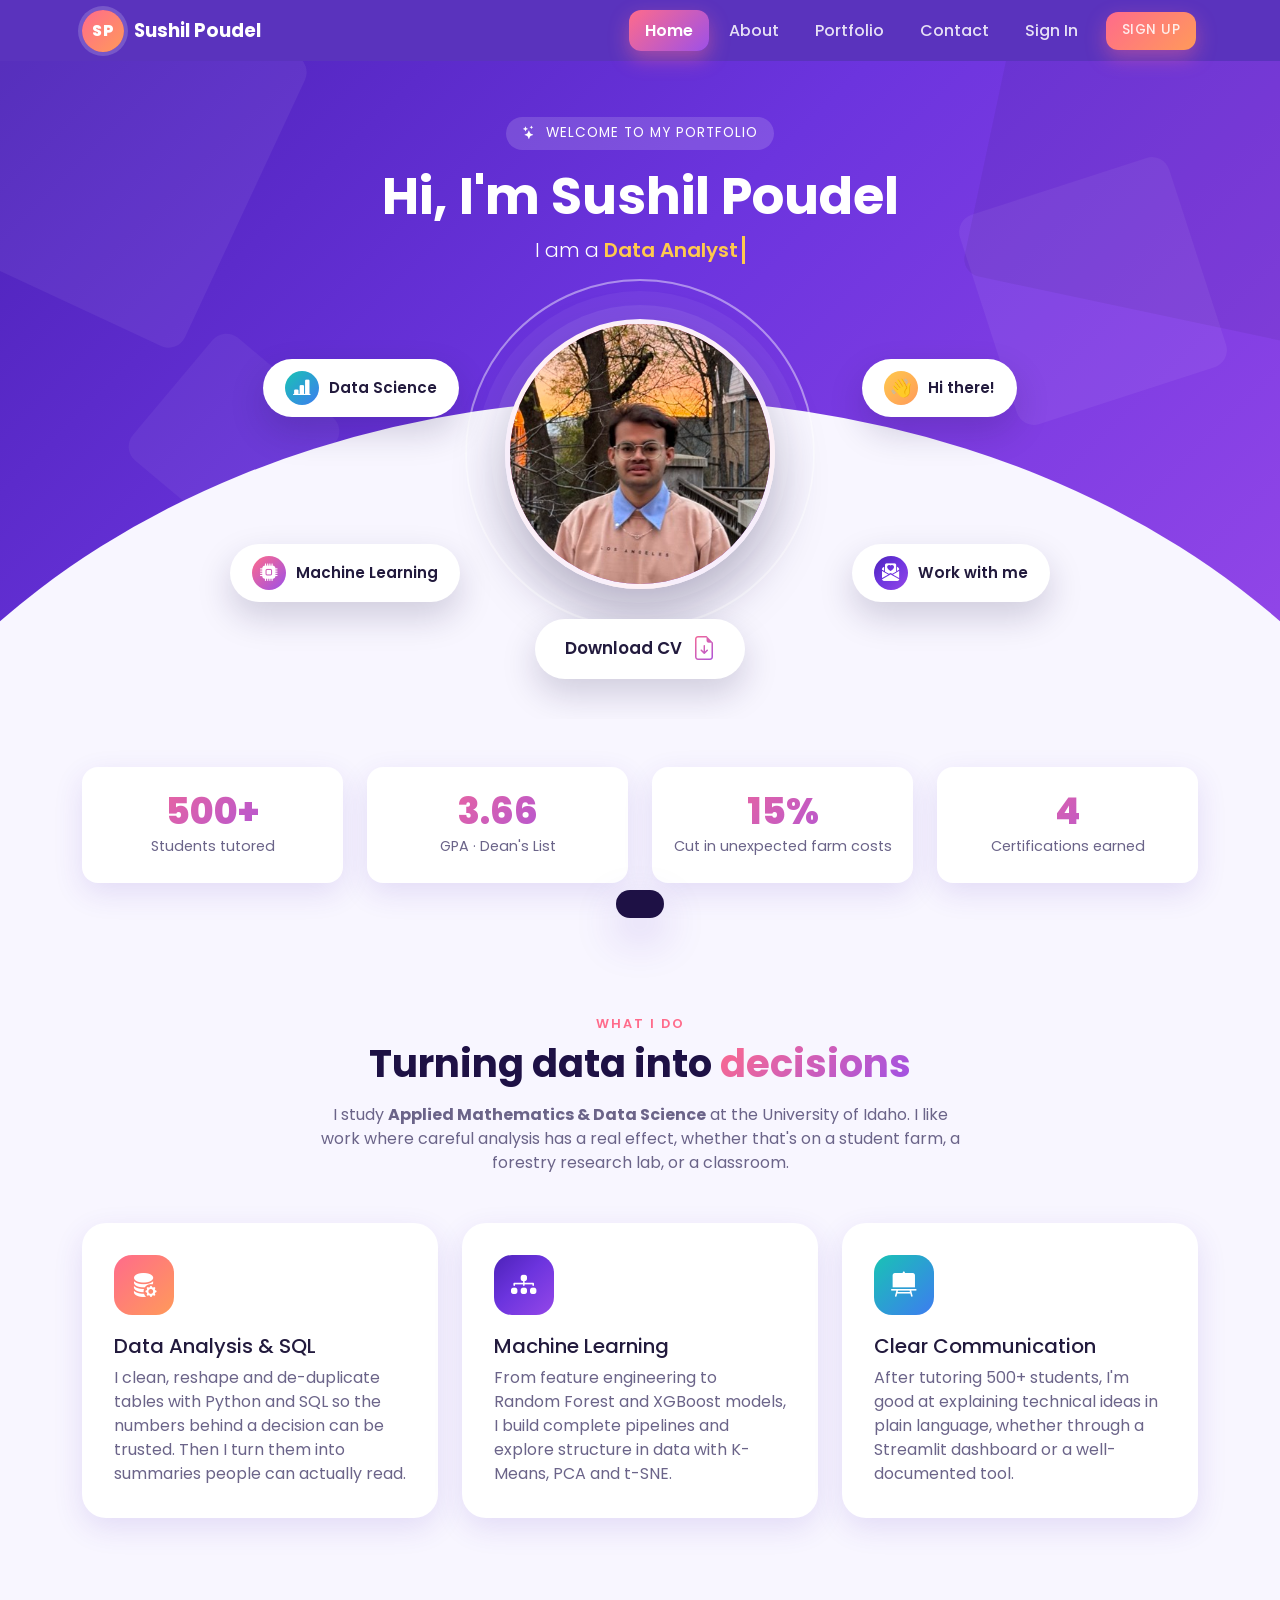
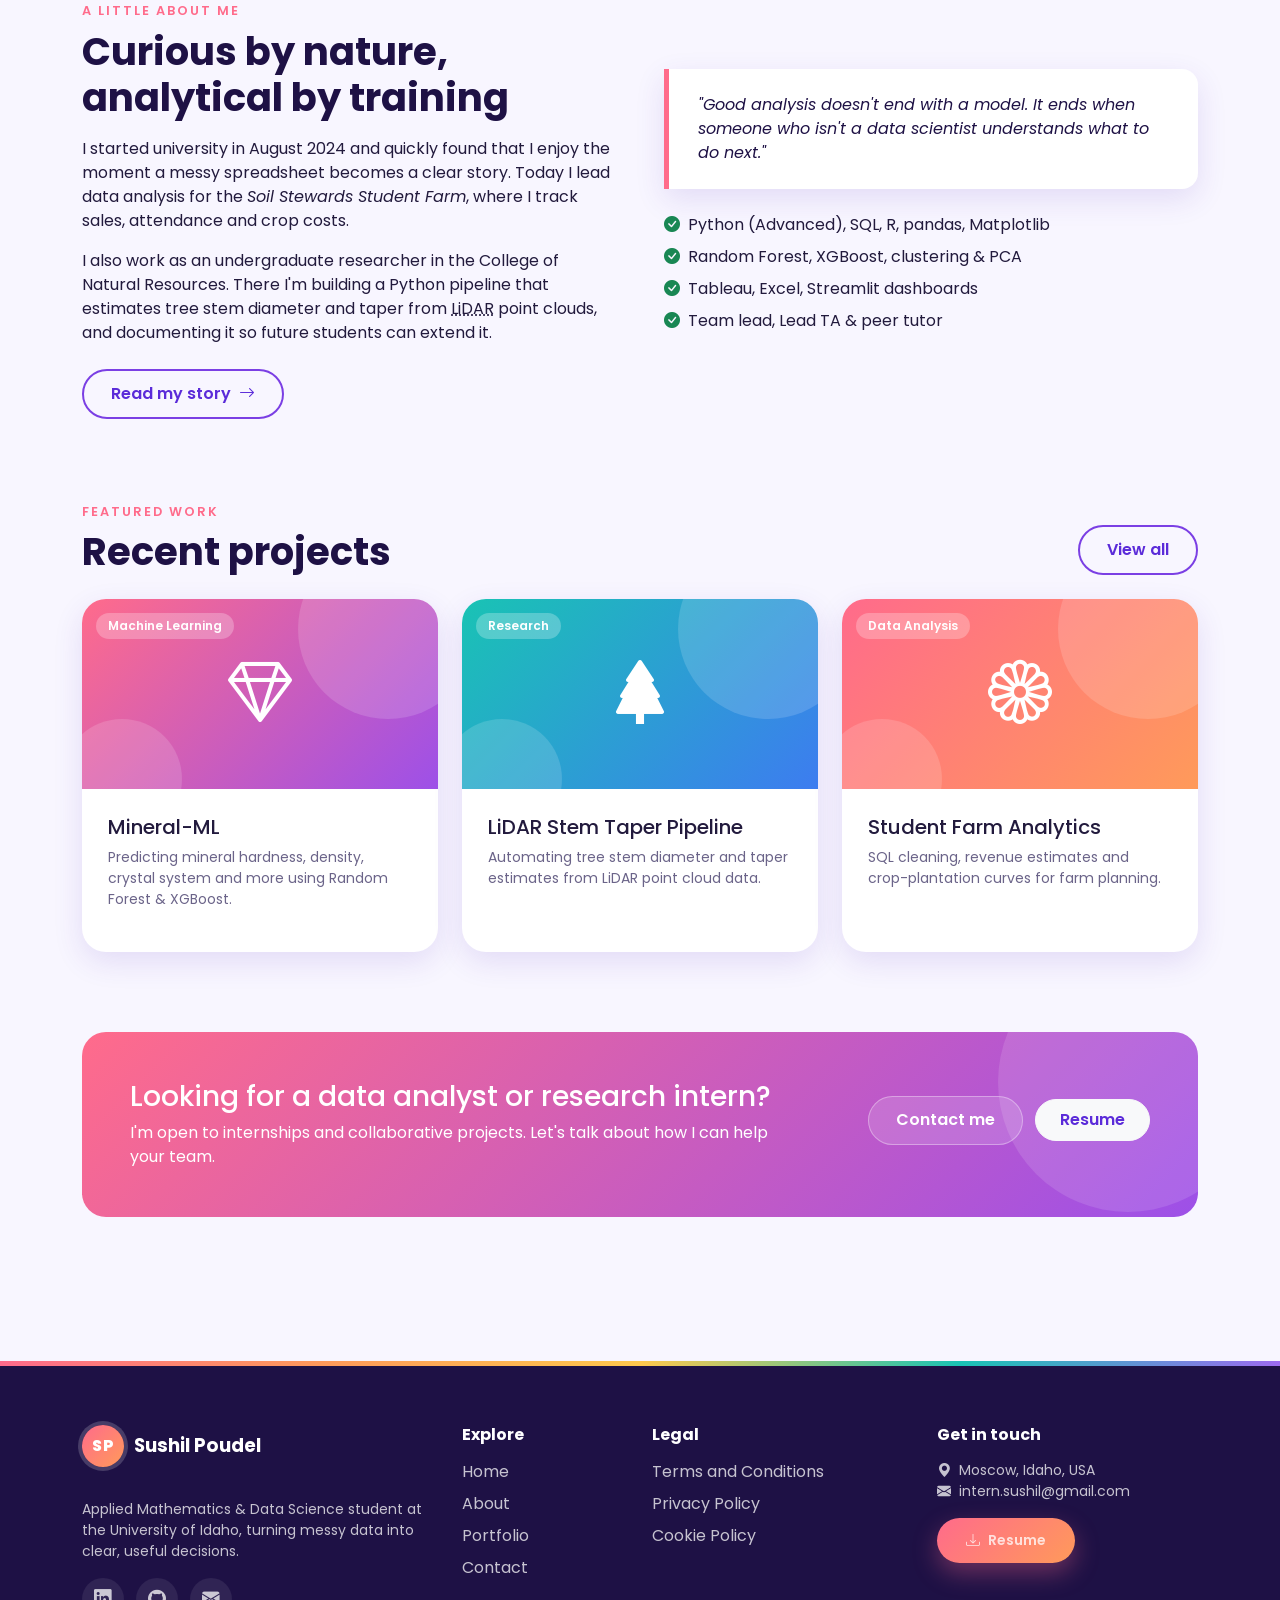
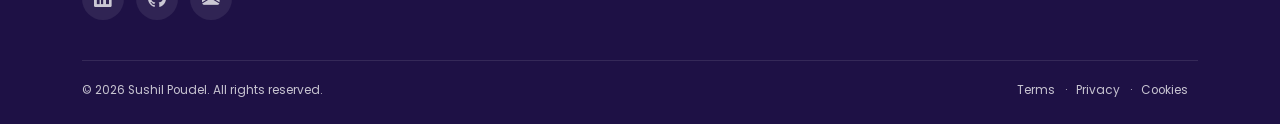
<file: index.html>
<!DOCTYPE html>
<html lang="en">
<head>
  <meta charset="UTF-8">
  <meta name="viewport" content="width=device-width, initial-scale=1.0">
  <meta name="description" content="Portfolio of Sushil Poudel, Applied Mathematics & Data Science student at the University of Idaho.">
  <meta name="author" content="Sushil Poudel">
  <title>Home | Sushil Poudel</title>
  <link rel="icon" type="image/png" sizes="32x32" href="images/favicon.png">
  <link rel="apple-touch-icon" sizes="180x180" href="images/apple-touch-icon.png">
  <link rel="canonical" href="https://sushilpoudel2005.github.io/portfolio-project-2/">

  <!-- Link preview (LinkedIn, Facebook, iMessage, Slack) -->
  <meta property="og:type" content="website">
  <meta property="og:url" content="https://sushilpoudel2005.github.io/portfolio-project-2/">
  <meta property="og:title" content="Home | Sushil Poudel">
  <meta property="og:description" content="Portfolio of Sushil Poudel, Applied Mathematics &amp; Data Science student at the University of Idaho.">
  <meta property="og:image" content="https://sushilpoudel2005.github.io/portfolio-project-2/images/og-image.jpg">
  <meta property="og:image:width" content="1200">
  <meta property="og:image:height" content="630">
  <meta name="twitter:card" content="summary_large_image">
  <meta name="twitter:title" content="Home | Sushil Poudel">
  <meta name="twitter:description" content="Portfolio of Sushil Poudel, Applied Mathematics &amp; Data Science student at the University of Idaho.">
  <meta name="twitter:image" content="https://sushilpoudel2005.github.io/portfolio-project-2/images/og-image.jpg">
  <link rel="preconnect" href="https://fonts.googleapis.com">
  <link rel="preconnect" href="https://fonts.gstatic.com" crossorigin>
  <link href="https://fonts.googleapis.com/css2?family=Poppins:wght@300;400;500;600;700;800&display=swap" rel="stylesheet">
  <link href="https://cdn.jsdelivr.net/npm/bootstrap@5.3.3/dist/css/bootstrap.min.css" rel="stylesheet">
  <link href="https://cdn.jsdelivr.net/npm/bootstrap-icons@1.11.3/font/bootstrap-icons.min.css" rel="stylesheet">
  <link rel="stylesheet" href="style.css">
</head>
<body>
  <header>
    <nav class="navbar navbar-expand-lg navbar-dark site-nav sticky-top" aria-label="Main navigation">
      <div class="container">
        <a class="brand-logo" href="index.html">
          <span class="brand-mark">SP</span>
          <span>Sushil Poudel</span>
        </a>
        <button class="navbar-toggler" type="button" data-bs-toggle="collapse" data-bs-target="#mainNav"
          aria-controls="mainNav" aria-expanded="false" aria-label="Toggle navigation">
          <span class="navbar-toggler-icon"></span>
        </button>
        <div class="collapse navbar-collapse" id="mainNav">
          <ul class="navbar-nav ms-auto align-items-lg-center">
            <li class="nav-item"><a class="nav-link active" aria-current="page" href="index.html">Home</a></li>
            <li class="nav-item"><a class="nav-link" href="about.html">About</a></li>
            <li class="nav-item"><a class="nav-link" href="portfolio.html">Portfolio</a></li>
            <li class="nav-item"><a class="nav-link" href="contact.html">Contact</a></li>
            <li class="nav-item"><a class="nav-link" href="signin.html">Sign In</a></li>
            <li class="nav-item ms-lg-2"><a class="nav-link btn-nav-cta" href="signup.html">Sign Up</a></li>
          </ul>
        </div>
      </div>
    </nav>
  </header>

  <main>
    <section class="hero">
      <span class="shape shape-1"></span><span class="shape shape-2"></span><span class="shape shape-3"></span>
      <span class="shape shape-4"></span><span class="shape shape-5"></span>
      <div class="hero-arc"></div>

      <div class="container hero-intro text-center">
        <span class="eyebrow"><i class="bi bi-stars me-1"></i> Welcome to my portfolio</span>
        <h1 class="mt-3 mb-2">Hi, I'm Sushil Poudel</h1>
        <p class="lead mb-0">I am a <span class="typed-role" data-words='["Data Analyst", "Machine Learning Enthusiast", "Undergraduate Researcher", "Math Tutor"]'></span></p>
      </div>

      <div class="container">
        <div class="hero-stage">
          <div class="avatar-wrap">
            <div class="avatar">
              <img src="images/profile.jpg" alt="Portrait of Sushil Poudel" width="675" height="900" fetchpriority="high" decoding="async">
            </div>
          </div>
          <div class="pills-row">
            <a class="float-pill pill-a" href="portfolio.html">
              <span class="pill-icon bg-grad-teal"><i class="bi bi-bar-chart-line-fill"></i></span> Data Science
            </a>
            <a class="float-pill pill-b" href="about.html">
              <span class="pill-icon bg-grad-yellow">&#128075;</span> Hi there!
            </a>
            <a class="float-pill pill-c" href="portfolio.html">
              <span class="pill-icon bg-grad-pink"><i class="bi bi-cpu-fill"></i></span> Machine Learning
            </a>
            <a class="float-pill pill-d" href="contact.html">
              <span class="pill-icon bg-grad-purple"><i class="bi bi-envelope-paper-heart-fill"></i></span> Work with me
            </a>
            <a class="float-pill pill-cv" href="assets/Sushil_Poudel_Resume.pdf" download>
              Download CV <i class="bi bi-file-earmark-arrow-down fs-4 text-gradient"></i>
            </a>
          </div>
        </div>
      </div>
    </section>

    <section class="section-sm">
      <div class="container">
        <div class="row g-4">
          <div class="col-6 col-lg-3 reveal">
            <div class="stat-card">
              <div class="stat-num text-gradient" data-count="500" data-suffix="+">0</div>
              <div class="stat-label">Students tutored</div>
            </div>
          </div>
          <div class="col-6 col-lg-3 reveal">
            <div class="stat-card">
              <div class="stat-num text-gradient" data-count="3.66">0</div>
              <div class="stat-label">GPA &middot; Dean's List</div>
            </div>
          </div>
          <div class="col-6 col-lg-3 reveal">
            <div class="stat-card">
              <div class="stat-num text-gradient" data-count="15" data-suffix="%">0</div>
              <div class="stat-label">Cut in unexpected farm costs</div>
            </div>
          </div>
          <div class="col-6 col-lg-3 reveal">
            <div class="stat-card">
              <div class="stat-num text-gradient" data-count="4">0</div>
              <div class="stat-label">Certifications earned</div>
            </div>
          </div>
        </div>
      </div>
    </section>

    <section class="section">
      <div class="container">
        <div class="text-center mb-5 reveal">
          <span class="section-tag">What I do</span>
          <h2 class="section-title">Turning data into <span class="text-gradient">decisions</span></h2>
          <p class="text-muted-soft col-lg-7 mx-auto">
            I study <strong>Applied Mathematics &amp; Data Science</strong> at the University of Idaho. I like work where
            careful analysis has a real effect, whether that's on a student farm, a forestry research lab, or a classroom.
          </p>
        </div>
        <div class="row g-4">
          <article class="col-md-4 reveal">
            <div class="card-pop">
              <div class="icon-badge bg-grad-warm"><i class="bi bi-database-fill-gear"></i></div>
              <h3 class="h5">Data Analysis &amp; SQL</h3>
              <p class="text-muted-soft mb-0">
                I clean, reshape and de-duplicate tables with Python and SQL so the numbers behind a decision can be trusted.
                Then I turn them into summaries people can actually read.
              </p>
            </div>
          </article>
          <article class="col-md-4 reveal">
            <div class="card-pop">
              <div class="icon-badge bg-grad-purple"><i class="bi bi-diagram-3-fill"></i></div>
              <h3 class="h5">Machine Learning</h3>
              <p class="text-muted-soft mb-0">
                From feature engineering to Random Forest and XGBoost models, I build complete pipelines and explore
                structure in data with K-Means, PCA and t-SNE.
              </p>
            </div>
          </article>
          <article class="col-md-4 reveal">
            <div class="card-pop">
              <div class="icon-badge bg-grad-teal"><i class="bi bi-easel2-fill"></i></div>
              <h3 class="h5">Clear Communication</h3>
              <p class="text-muted-soft mb-0">
                After tutoring 500+ students, I'm good at explaining technical ideas in plain language, whether
                through a Streamlit dashboard or a well-documented tool.
              </p>
            </div>
          </article>
        </div>
      </div>
    </section>

    <section class="section pt-0">
      <div class="container">
        <div class="row align-items-center g-5">
          <div class="col-lg-6 reveal">
            <span class="section-tag">A little about me</span>
            <h2 class="section-title">Curious by nature, analytical by training</h2>
            <p>
              I started university in <time datetime="2024-08">August 2024</time> and quickly found that I enjoy the
              moment a messy spreadsheet becomes a clear story. Today I lead data analysis for the
              <em>Soil Stewards Student Farm</em>, where I track sales, attendance and crop costs.
            </p>
            <p>
              I also work as an undergraduate researcher in the College of Natural Resources. There I'm building a Python
              pipeline that estimates tree stem diameter and taper from <abbr title="Light Detection and Ranging">LiDAR</abbr>
              point clouds, and documenting it so future students can extend it.
            </p>
            <a href="about.html" class="btn btn-outline-purple mt-2">Read my story <i class="bi bi-arrow-right ms-1"></i></a>
          </div>
          <div class="col-lg-6 reveal">
            <blockquote class="quote mb-4">
              "Good analysis doesn't end with a model. It ends when someone who isn't a data scientist understands
              what to do next."
            </blockquote>
            <ul class="list-unstyled">
              <li class="mb-2"><i class="bi bi-check-circle-fill text-success me-2"></i>Python (Advanced), SQL, R, pandas, Matplotlib</li>
              <li class="mb-2"><i class="bi bi-check-circle-fill text-success me-2"></i>Random Forest, XGBoost, clustering &amp; PCA</li>
              <li class="mb-2"><i class="bi bi-check-circle-fill text-success me-2"></i>Tableau, Excel, Streamlit dashboards</li>
              <li><i class="bi bi-check-circle-fill text-success me-2"></i>Team lead, Lead TA &amp; peer tutor</li>
            </ul>
          </div>
        </div>
      </div>
    </section>

    <section class="section pt-0">
      <div class="container">
        <div class="d-flex flex-wrap justify-content-between align-items-end mb-4 reveal">
          <div>
            <span class="section-tag">Featured work</span>
            <h2 class="section-title mb-0">Recent projects</h2>
          </div>
          <a href="portfolio.html" class="btn btn-outline-purple mt-3">View all</a>
        </div>
        <div class="row g-4">
          <div class="col-md-4 reveal">
            <div class="project-card">
              <div class="project-thumb bg-grad-pink"><span class="thumb-tag">Machine Learning</span><i class="bi bi-gem"></i></div>
              <div class="project-body">
                <h3 class="h5">Mineral-ML</h3>
                <p class="text-muted-soft small">Predicting mineral hardness, density, crystal system and more using Random Forest &amp; XGBoost.</p>
              </div>
            </div>
          </div>
          <div class="col-md-4 reveal">
            <div class="project-card">
              <div class="project-thumb bg-grad-teal"><span class="thumb-tag">Research</span><i class="bi bi-tree-fill"></i></div>
              <div class="project-body">
                <h3 class="h5">LiDAR Stem Taper Pipeline</h3>
                <p class="text-muted-soft small">Automating tree stem diameter and taper estimates from LiDAR point cloud data.</p>
              </div>
            </div>
          </div>
          <div class="col-md-4 reveal">
            <div class="project-card">
              <div class="project-thumb bg-grad-warm"><span class="thumb-tag">Data Analysis</span><i class="bi bi-flower1"></i></div>
              <div class="project-body">
                <h3 class="h5">Student Farm Analytics</h3>
                <p class="text-muted-soft small">SQL cleaning, revenue estimates and crop-plantation curves for farm planning.</p>
              </div>
            </div>
          </div>
        </div>
      </div>
    </section>

    <section class="section pt-0">
      <div class="container">
        <div class="cta-band reveal">
          <div class="row align-items-center position-relative" style="z-index:1">
            <div class="col-lg-8">
              <h2 class="h3">Looking for a data analyst or research intern?</h2>
              <p class="mb-lg-0">I'm open to internships and collaborative projects. Let's talk about how I can help your team.</p>
            </div>
            <div class="col-lg-4 text-lg-end">
              <a href="contact.html" class="btn btn-glass me-2 mb-2">Contact me</a>
              <a href="assets/Sushil_Poudel_Resume.pdf" download class="btn btn-light rounded-pill px-4 py-2 fw-semibold mb-2" style="color:var(--purple-600)">Resume</a>
            </div>
          </div>
        </div>
      </div>
    </section>
  </main>

  <footer class="site-footer">
    <div class="container">
      <div class="row g-4">
        <div class="col-lg-4 col-md-6">
          <a class="brand-logo mb-3" href="index.html"><span class="brand-mark">SP</span><span>Sushil Poudel</span></a>
          <p class="small mt-3">Applied Mathematics &amp; Data Science student at the University of Idaho, turning messy data into clear, useful decisions.</p>
          <div class="social mt-3">
            <a href="https://www.linkedin.com/in/poudelsushil" target="_blank" rel="noopener" aria-label="LinkedIn"><i class="bi bi-linkedin"></i></a>
            <a href="https://github.com/SushilPoudel2005" target="_blank" rel="noopener" aria-label="GitHub"><i class="bi bi-github"></i></a>
            <a href="mailto:intern.sushil@gmail.com" aria-label="Email"><i class="bi bi-envelope-fill"></i></a>
          </div>
        </div>
        <div class="col-lg-2 col-md-6 col-6">
          <h5>Explore</h5>
          <ul class="list-unstyled footer-links">
            <li><a href="index.html">Home</a></li>
            <li><a href="about.html">About</a></li>
            <li><a href="portfolio.html">Portfolio</a></li>
            <li><a href="contact.html">Contact</a></li>
          </ul>
        </div>
        <div class="col-lg-3 col-md-6 col-6">
          <h5>Legal</h5>
          <ul class="list-unstyled footer-links">
            <li><a href="terms.html">Terms and Conditions</a></li>
            <li><a href="privacy.html">Privacy Policy</a></li>
            <li><a href="cookie.html">Cookie Policy</a></li>
          </ul>
        </div>
        <div class="col-lg-3 col-md-6">
          <h5>Get in touch</h5>
          <address class="small mb-0">
            <i class="bi bi-geo-alt-fill me-2"></i>Moscow, Idaho, USA<br>
            <i class="bi bi-envelope-fill me-2"></i><a href="mailto:intern.sushil@gmail.com">intern.sushil@gmail.com</a>
          </address>
          <a href="assets/Sushil_Poudel_Resume.pdf" download class="btn btn-gradient btn-sm mt-3"><i class="bi bi-download me-2"></i>Resume</a>
        </div>
      </div>
      <div class="footer-bottom d-flex flex-column flex-md-row justify-content-between align-items-center gap-2">
        <small>&copy; <span class="year">2026</span> Sushil Poudel. All rights reserved.</small>
        <nav class="legal-menu small" aria-label="Legal">
          <a href="terms.html">Terms</a>&middot;<a href="privacy.html">Privacy</a>&middot;<a href="cookie.html">Cookies</a>
        </nav>
      </div>
    </div>
  </footer>

  <button class="back-to-top" type="button" aria-label="Back to top"><i class="bi bi-arrow-up"></i></button>
  <div class="form-toast" role="status" aria-live="polite"></div>

  <script src="https://cdn.jsdelivr.net/npm/bootstrap@5.3.3/dist/js/bootstrap.bundle.min.js"></script>
  <script src="js/main.js"></script>
</body>
</html>
</file>
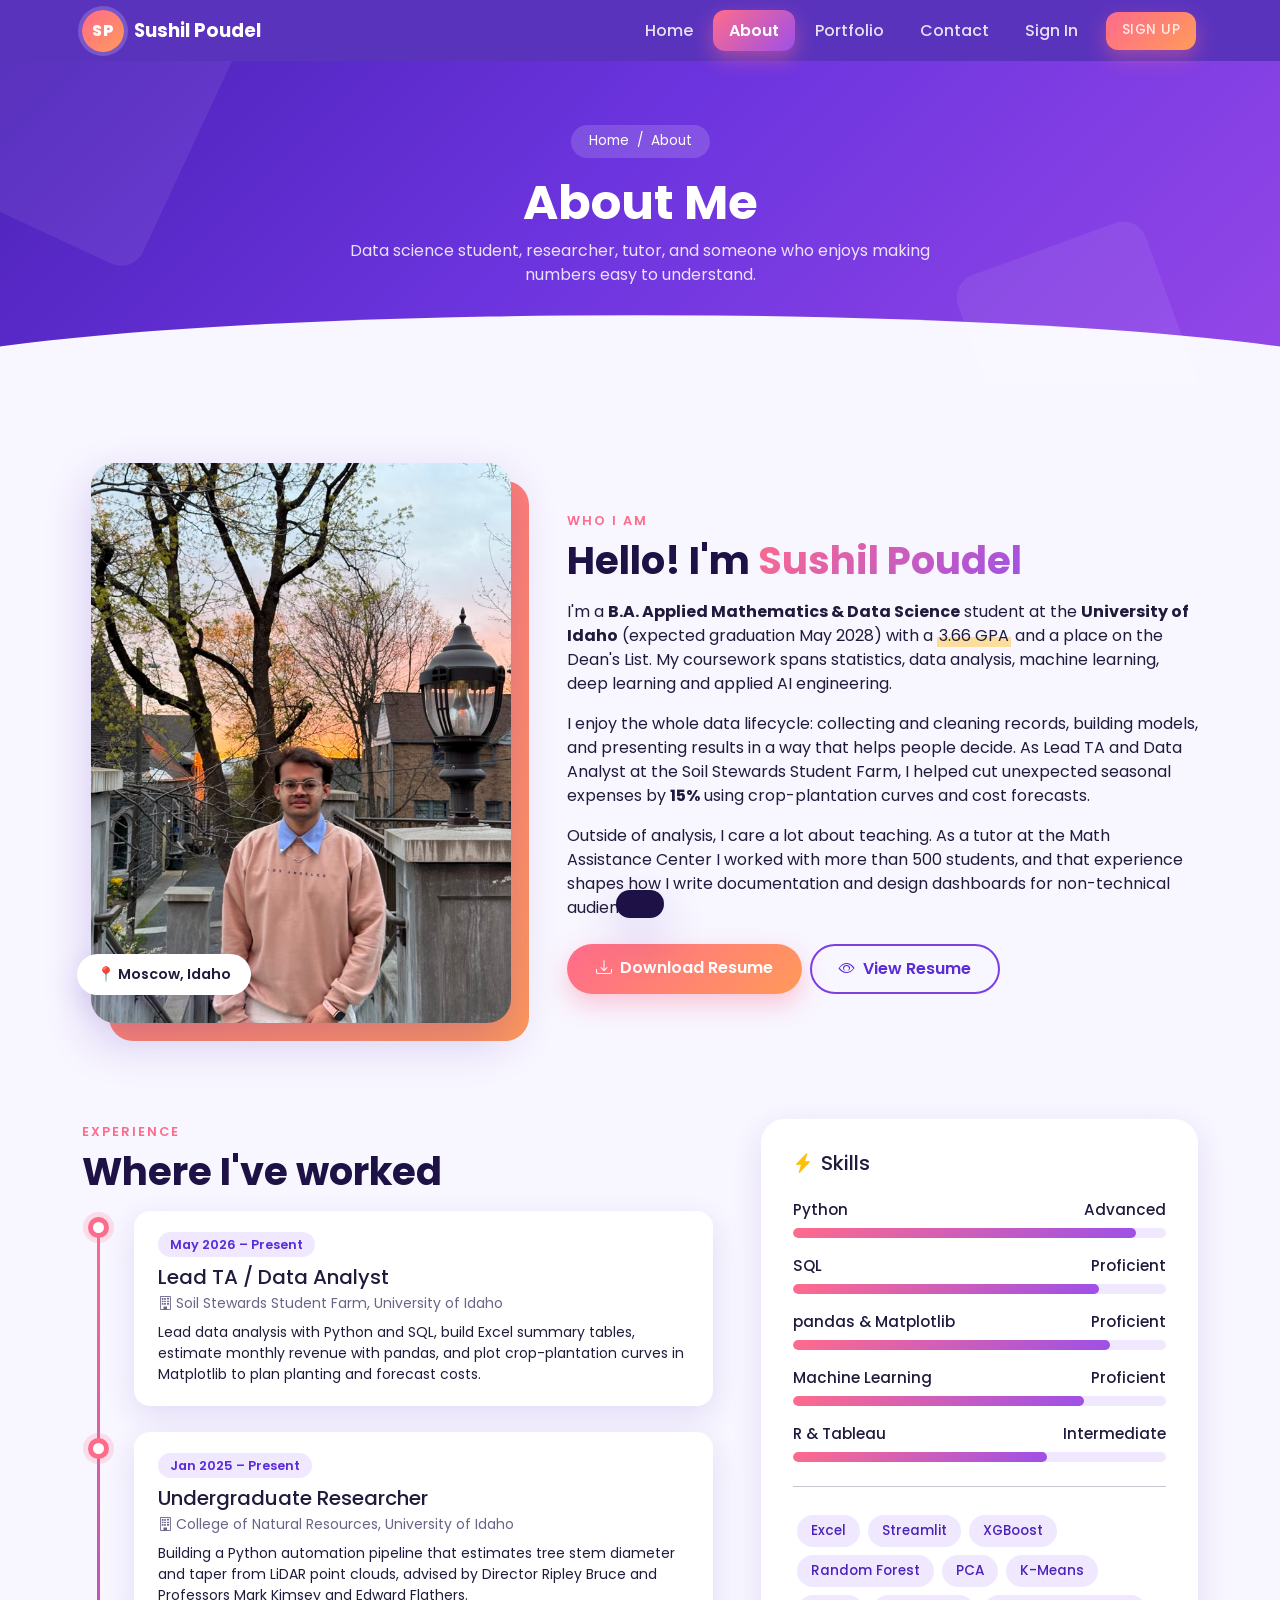
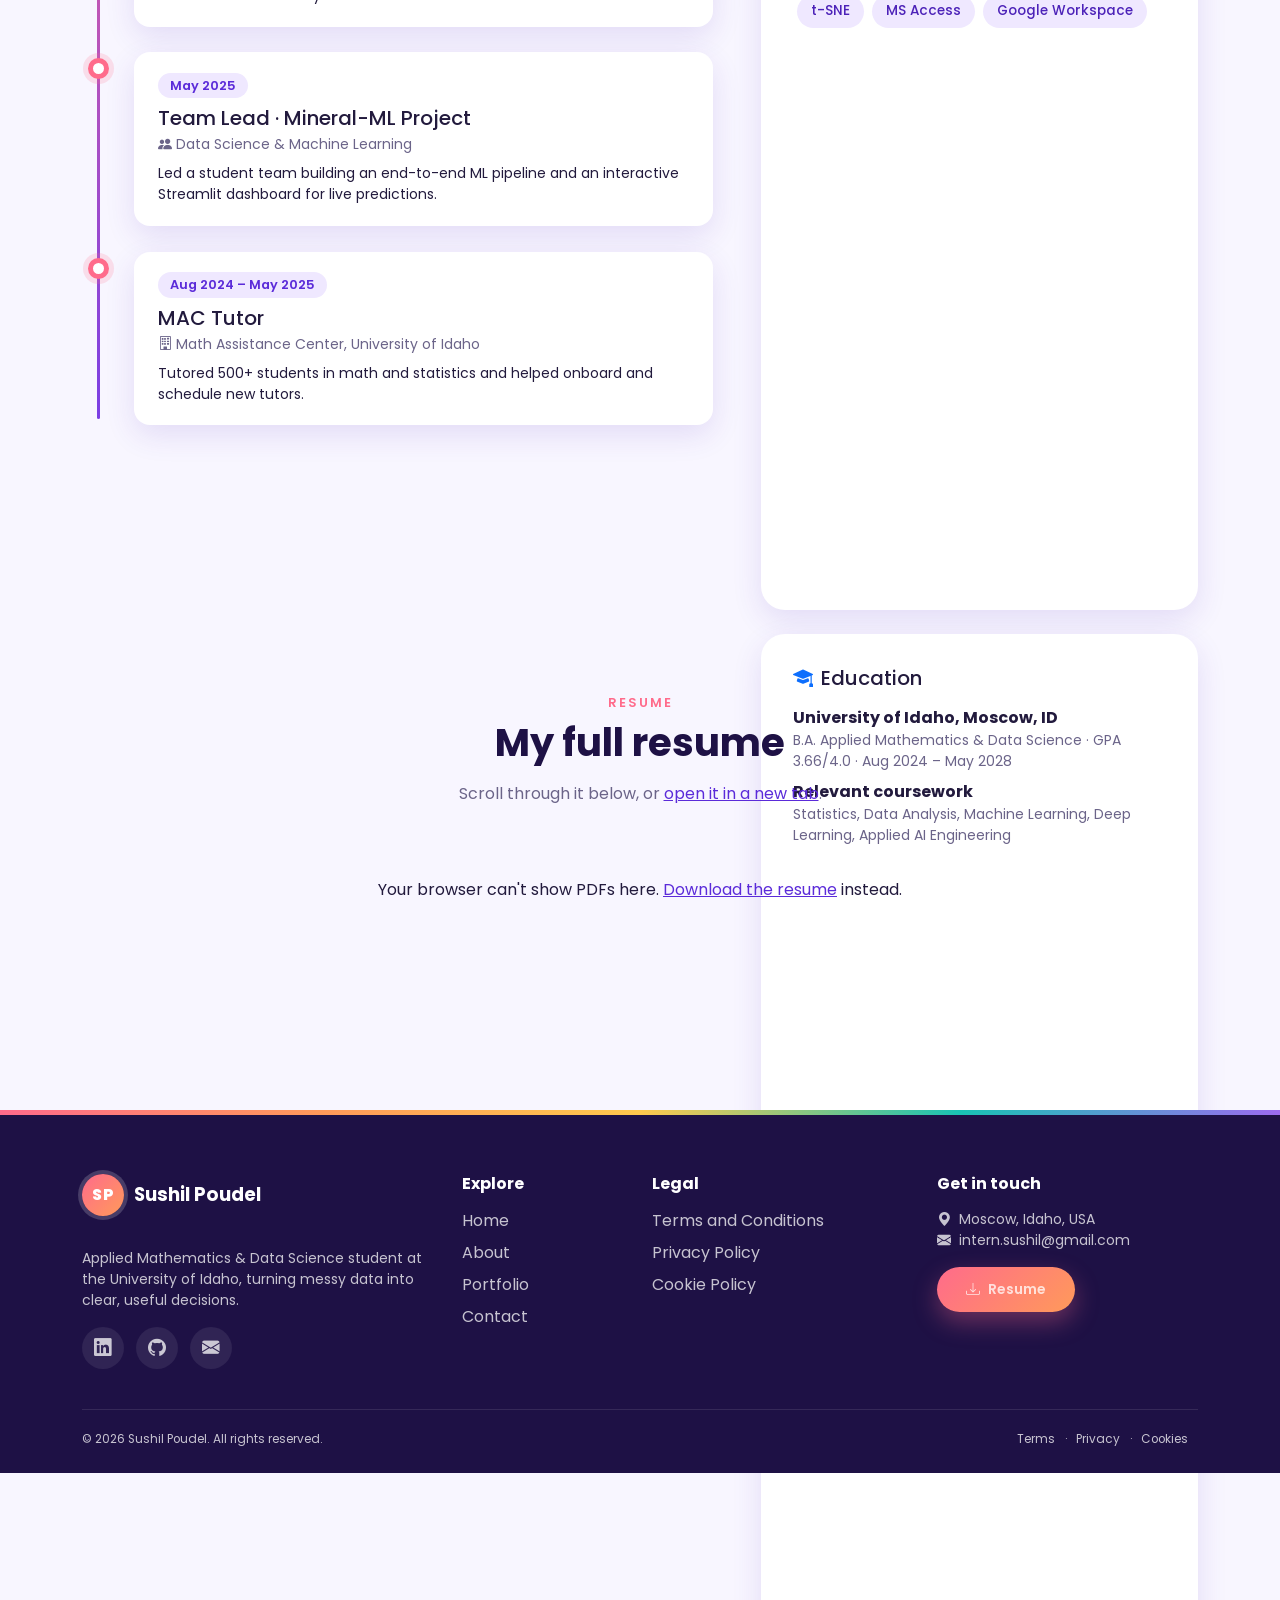
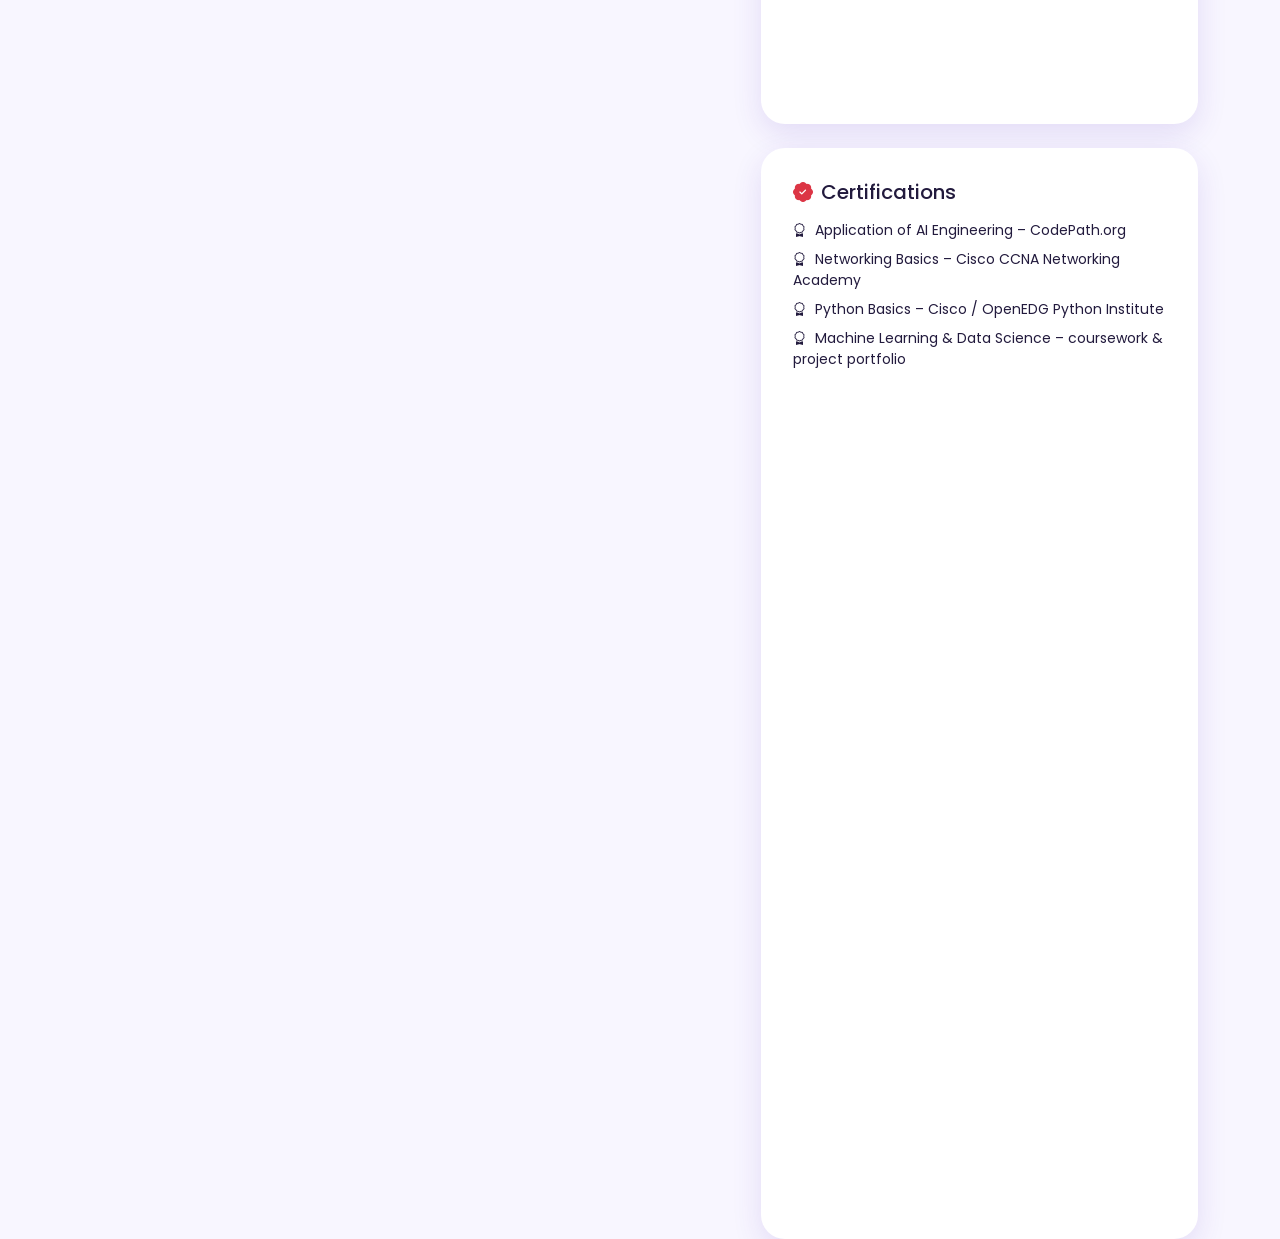
<file: about.html>
<!DOCTYPE html>
<html lang="en">
<head>
  <meta charset="UTF-8">
  <meta name="viewport" content="width=device-width, initial-scale=1.0">
  <meta name="description" content="About Sushil Poudel: education, experience, skills and resume.">
  <meta name="author" content="Sushil Poudel">
  <title>About | Sushil Poudel</title>
  <link rel="icon" type="image/png" sizes="32x32" href="images/favicon.png">
  <link rel="apple-touch-icon" sizes="180x180" href="images/apple-touch-icon.png">
  <link rel="canonical" href="https://sushilpoudel2005.github.io/portfolio-project-2/about.html">

  <!-- Link preview (LinkedIn, Facebook, iMessage, Slack) -->
  <meta property="og:type" content="website">
  <meta property="og:url" content="https://sushilpoudel2005.github.io/portfolio-project-2/about.html">
  <meta property="og:title" content="About | Sushil Poudel">
  <meta property="og:description" content="About Sushil Poudel: education, experience, skills and resume.">
  <meta property="og:image" content="https://sushilpoudel2005.github.io/portfolio-project-2/images/og-image.jpg">
  <meta property="og:image:width" content="1200">
  <meta property="og:image:height" content="630">
  <meta name="twitter:card" content="summary_large_image">
  <meta name="twitter:title" content="About | Sushil Poudel">
  <meta name="twitter:description" content="About Sushil Poudel: education, experience, skills and resume.">
  <meta name="twitter:image" content="https://sushilpoudel2005.github.io/portfolio-project-2/images/og-image.jpg">
  <link rel="preconnect" href="https://fonts.googleapis.com">
  <link rel="preconnect" href="https://fonts.gstatic.com" crossorigin>
  <link href="https://fonts.googleapis.com/css2?family=Poppins:wght@300;400;500;600;700;800&display=swap" rel="stylesheet">
  <link href="https://cdn.jsdelivr.net/npm/bootstrap@5.3.3/dist/css/bootstrap.min.css" rel="stylesheet">
  <link href="https://cdn.jsdelivr.net/npm/bootstrap-icons@1.11.3/font/bootstrap-icons.min.css" rel="stylesheet">
  <link rel="stylesheet" href="style.css">
</head>
<body>
  <header>
    <nav class="navbar navbar-expand-lg navbar-dark site-nav sticky-top" aria-label="Main navigation">
      <div class="container">
        <a class="brand-logo" href="index.html">
          <span class="brand-mark">SP</span>
          <span>Sushil Poudel</span>
        </a>
        <button class="navbar-toggler" type="button" data-bs-toggle="collapse" data-bs-target="#mainNav"
          aria-controls="mainNav" aria-expanded="false" aria-label="Toggle navigation">
          <span class="navbar-toggler-icon"></span>
        </button>
        <div class="collapse navbar-collapse" id="mainNav">
          <ul class="navbar-nav ms-auto align-items-lg-center">
            <li class="nav-item"><a class="nav-link" href="index.html">Home</a></li>
            <li class="nav-item"><a class="nav-link active" aria-current="page" href="about.html">About</a></li>
            <li class="nav-item"><a class="nav-link" href="portfolio.html">Portfolio</a></li>
            <li class="nav-item"><a class="nav-link" href="contact.html">Contact</a></li>
            <li class="nav-item"><a class="nav-link" href="signin.html">Sign In</a></li>
            <li class="nav-item ms-lg-2"><a class="nav-link btn-nav-cta" href="signup.html">Sign Up</a></li>
          </ul>
        </div>
      </div>
    </nav>
  </header>

  <main>
    <section class="page-banner">
      <div class="container position-relative">
        <div class="breadcrumb-pill"><a href="index.html">Home</a><span>/</span><span>About</span></div>
        <h1>About Me</h1>
        <p>Data science student, researcher, tutor, and someone who enjoys making numbers easy to understand.</p>
      </div>
      <div class="banner-curve"></div>
    </section>

    <section class="section">
      <div class="container">
        <div class="row align-items-center g-5">
          <div class="col-lg-5 reveal">
            <figure class="about-photo mx-auto" style="max-width:420px">
              <img src="images/profile.jpg" alt="Sushil Poudel standing outdoors at sunset" width="675" height="900" loading="lazy" decoding="async">
              <figcaption>&#128205; Moscow, Idaho</figcaption>
            </figure>
          </div>
          <div class="col-lg-7 reveal">
            <span class="section-tag">Who I am</span>
            <h2 class="section-title">Hello! I'm <span class="text-gradient">Sushil Poudel</span></h2>
            <p>
              I'm a <strong>B.A. Applied Mathematics &amp; Data Science</strong> student at the
              <strong>University of Idaho</strong> (expected graduation <time datetime="2028-05">May 2028</time>) with a
              <mark>3.66 GPA</mark> and a place on the Dean's List. My coursework spans statistics, data analysis, machine
              learning, deep learning and applied AI engineering.
            </p>
            <p>
              I enjoy the whole data lifecycle: collecting and cleaning records, building models, and presenting results in a
              way that helps people decide. As Lead TA and Data Analyst at the Soil Stewards Student Farm, I helped
              cut unexpected seasonal expenses by <strong>15%</strong> using crop-plantation curves and cost forecasts.
            </p>
            <p>
              Outside of analysis, I care a lot about teaching. As a tutor at the Math Assistance Center I worked with more
              than 500 students, and that experience shapes how I write documentation and design dashboards for
              non-technical audiences.
            </p>
            <div class="d-flex flex-wrap gap-2 mt-4">
              <a href="assets/Sushil_Poudel_Resume.pdf" download class="btn btn-gradient"><i class="bi bi-download me-2"></i>Download Resume</a>
              <a href="#resume" class="btn btn-outline-purple"><i class="bi bi-eye me-2"></i>View Resume</a>
            </div>
          </div>
        </div>
      </div>
    </section>

    <section class="section pt-0">
      <div class="container">
        <div class="row g-5">
          <div class="col-lg-7">
            <span class="section-tag reveal">Experience</span>
            <h2 class="section-title reveal">Where I've worked</h2>
            <ol class="timeline">
              <li class="reveal">
                <div class="tl-card">
                  <time datetime="2026-05">May 2026 &ndash; Present</time>
                  <h3 class="h5 mb-1">Lead TA / Data Analyst</h3>
                  <p class="small text-muted-soft mb-2"><i class="bi bi-building me-1"></i>Soil Stewards Student Farm, University of Idaho</p>
                  <p class="small mb-0">Lead data analysis with Python and SQL, build Excel summary tables, estimate monthly revenue with pandas, and
                    plot crop-plantation curves in Matplotlib to plan planting and forecast costs.</p>
                </div>
              </li>
              <li class="reveal">
                <div class="tl-card">
                  <time datetime="2025-01">Jan 2025 &ndash; Present</time>
                  <h3 class="h5 mb-1">Undergraduate Researcher</h3>
                  <p class="small text-muted-soft mb-2"><i class="bi bi-building me-1"></i>College of Natural Resources, University of Idaho</p>
                  <p class="small mb-0">Building a Python automation pipeline that estimates tree stem diameter and taper from LiDAR point clouds,
                    advised by Director Ripley Bruce and Professors Mark Kimsey and Edward Flathers.</p>
                </div>
              </li>
              <li class="reveal">
                <div class="tl-card">
                  <time datetime="2025-05">May 2025</time>
                  <h3 class="h5 mb-1">Team Lead &middot; Mineral-ML Project</h3>
                  <p class="small text-muted-soft mb-2"><i class="bi bi-people-fill me-1"></i>Data Science &amp; Machine Learning</p>
                  <p class="small mb-0">Led a student team building an end-to-end ML pipeline and an interactive Streamlit dashboard for live predictions.</p>
                </div>
              </li>
              <li class="reveal">
                <div class="tl-card">
                  <time datetime="2024-08">Aug 2024 &ndash; May 2025</time>
                  <h3 class="h5 mb-1">MAC Tutor</h3>
                  <p class="small text-muted-soft mb-2"><i class="bi bi-building me-1"></i>Math Assistance Center, University of Idaho</p>
                  <p class="small mb-0">Tutored 500+ students in math and statistics and helped onboard and schedule new tutors.</p>
                </div>
              </li>
            </ol>
          </div>

          <aside class="col-lg-5">
            <div class="card-pop reveal mb-4">
              <h3 class="h5 mb-4"><i class="bi bi-lightning-charge-fill text-warning me-2"></i>Skills</h3>
              <div class="skill-row"><div class="d-flex justify-content-between"><span>Python</span><span>Advanced</span></div><div class="skill-bar"><span data-width="92%"></span></div></div>
              <div class="skill-row"><div class="d-flex justify-content-between"><span>SQL</span><span>Proficient</span></div><div class="skill-bar"><span data-width="82%"></span></div></div>
              <div class="skill-row"><div class="d-flex justify-content-between"><span>pandas &amp; Matplotlib</span><span>Proficient</span></div><div class="skill-bar"><span data-width="85%"></span></div></div>
              <div class="skill-row"><div class="d-flex justify-content-between"><span>Machine Learning</span><span>Proficient</span></div><div class="skill-bar"><span data-width="78%"></span></div></div>
              <div class="skill-row mb-0"><div class="d-flex justify-content-between"><span>R &amp; Tableau</span><span>Intermediate</span></div><div class="skill-bar"><span data-width="68%"></span></div></div>
              <hr class="my-4">
              <div>
                <span class="chip">Excel</span><span class="chip">Streamlit</span><span class="chip">XGBoost</span>
                <span class="chip">Random Forest</span><span class="chip">PCA</span><span class="chip">K-Means</span>
                <span class="chip">t-SNE</span><span class="chip">MS Access</span><span class="chip">Google Workspace</span>
              </div>
            </div>

            <div class="card-pop reveal mb-4">
              <h3 class="h5 mb-3"><i class="bi bi-mortarboard-fill text-primary me-2"></i>Education</h3>
              <dl class="mb-0">
                <dt>University of Idaho, Moscow, ID</dt>
                <dd class="small text-muted-soft">B.A. Applied Mathematics &amp; Data Science &middot; GPA 3.66/4.0 &middot; Aug 2024 &ndash; May 2028</dd>
                <dt>Relevant coursework</dt>
                <dd class="small text-muted-soft mb-0">Statistics, Data Analysis, Machine Learning, Deep Learning, Applied AI Engineering</dd>
              </dl>
            </div>

            <div class="card-pop reveal">
              <h3 class="h5 mb-3"><i class="bi bi-patch-check-fill text-danger me-2"></i>Certifications</h3>
              <ul class="list-unstyled small mb-0">
                <li class="mb-2"><i class="bi bi-award me-2"></i>Application of AI Engineering &ndash; CodePath.org</li>
                <li class="mb-2"><i class="bi bi-award me-2"></i>Networking Basics &ndash; Cisco CCNA Networking Academy</li>
                <li class="mb-2"><i class="bi bi-award me-2"></i>Python Basics &ndash; Cisco / OpenEDG Python Institute</li>
                <li><i class="bi bi-award me-2"></i>Machine Learning &amp; Data Science &ndash; coursework &amp; project portfolio</li>
              </ul>
            </div>
          </aside>
        </div>
      </div>
    </section>

    <section class="section pt-0" id="resume">
      <div class="container reveal">
        <div class="text-center mb-4">
          <span class="section-tag">Resume</span>
          <h2 class="section-title">My full resume</h2>
          <p class="text-muted-soft">Scroll through it below, or <a href="assets/Sushil_Poudel_Resume.pdf" target="_blank" rel="noopener">open it in a new tab</a>.</p>
        </div>
        <object class="resume-frame" data="assets/Sushil_Poudel_Resume.pdf" type="application/pdf">
          <p class="text-center p-5">Your browser can't show PDFs here. <a href="assets/Sushil_Poudel_Resume.pdf" download>Download the resume</a> instead.</p>
        </object>
      </div>
    </section>
  </main>

  <footer class="site-footer">
    <div class="container">
      <div class="row g-4">
        <div class="col-lg-4 col-md-6">
          <a class="brand-logo mb-3" href="index.html"><span class="brand-mark">SP</span><span>Sushil Poudel</span></a>
          <p class="small mt-3">Applied Mathematics &amp; Data Science student at the University of Idaho, turning messy data into clear, useful decisions.</p>
          <div class="social mt-3">
            <a href="https://www.linkedin.com/in/poudelsushil" target="_blank" rel="noopener" aria-label="LinkedIn"><i class="bi bi-linkedin"></i></a>
            <a href="https://github.com/SushilPoudel2005" target="_blank" rel="noopener" aria-label="GitHub"><i class="bi bi-github"></i></a>
            <a href="mailto:intern.sushil@gmail.com" aria-label="Email"><i class="bi bi-envelope-fill"></i></a>
          </div>
        </div>
        <div class="col-lg-2 col-md-6 col-6">
          <h5>Explore</h5>
          <ul class="list-unstyled footer-links">
            <li><a href="index.html">Home</a></li>
            <li><a href="about.html">About</a></li>
            <li><a href="portfolio.html">Portfolio</a></li>
            <li><a href="contact.html">Contact</a></li>
          </ul>
        </div>
        <div class="col-lg-3 col-md-6 col-6">
          <h5>Legal</h5>
          <ul class="list-unstyled footer-links">
            <li><a href="terms.html">Terms and Conditions</a></li>
            <li><a href="privacy.html">Privacy Policy</a></li>
            <li><a href="cookie.html">Cookie Policy</a></li>
          </ul>
        </div>
        <div class="col-lg-3 col-md-6">
          <h5>Get in touch</h5>
          <address class="small mb-0">
            <i class="bi bi-geo-alt-fill me-2"></i>Moscow, Idaho, USA<br>
            <i class="bi bi-envelope-fill me-2"></i><a href="mailto:intern.sushil@gmail.com">intern.sushil@gmail.com</a>
          </address>
          <a href="assets/Sushil_Poudel_Resume.pdf" download class="btn btn-gradient btn-sm mt-3"><i class="bi bi-download me-2"></i>Resume</a>
        </div>
      </div>
      <div class="footer-bottom d-flex flex-column flex-md-row justify-content-between align-items-center gap-2">
        <small>&copy; <span class="year">2026</span> Sushil Poudel. All rights reserved.</small>
        <nav class="legal-menu small" aria-label="Legal">
          <a href="terms.html">Terms</a>&middot;<a href="privacy.html">Privacy</a>&middot;<a href="cookie.html">Cookies</a>
        </nav>
      </div>
    </div>
  </footer>

  <button class="back-to-top" type="button" aria-label="Back to top"><i class="bi bi-arrow-up"></i></button>
  <div class="form-toast" role="status" aria-live="polite"></div>

  <script src="https://cdn.jsdelivr.net/npm/bootstrap@5.3.3/dist/js/bootstrap.bundle.min.js"></script>
  <script src="js/main.js"></script>
</body>
</html>
</file>
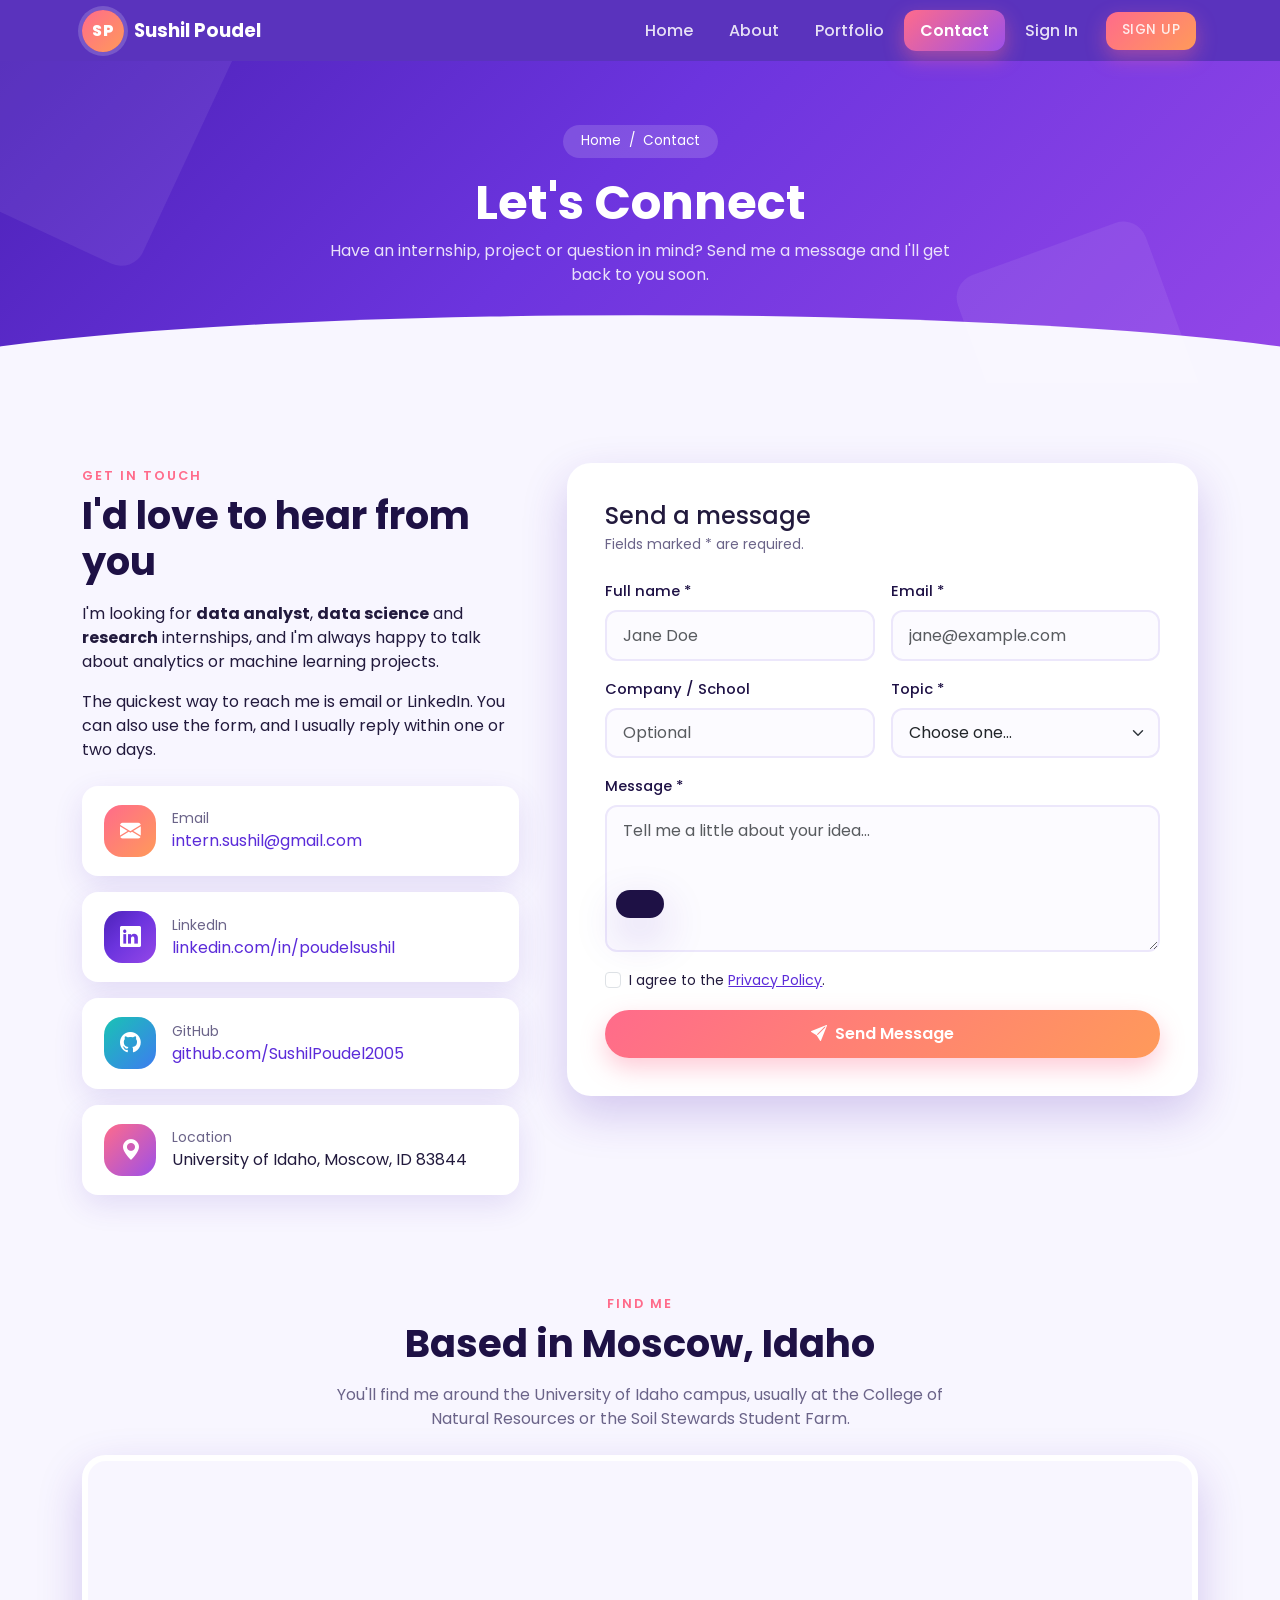
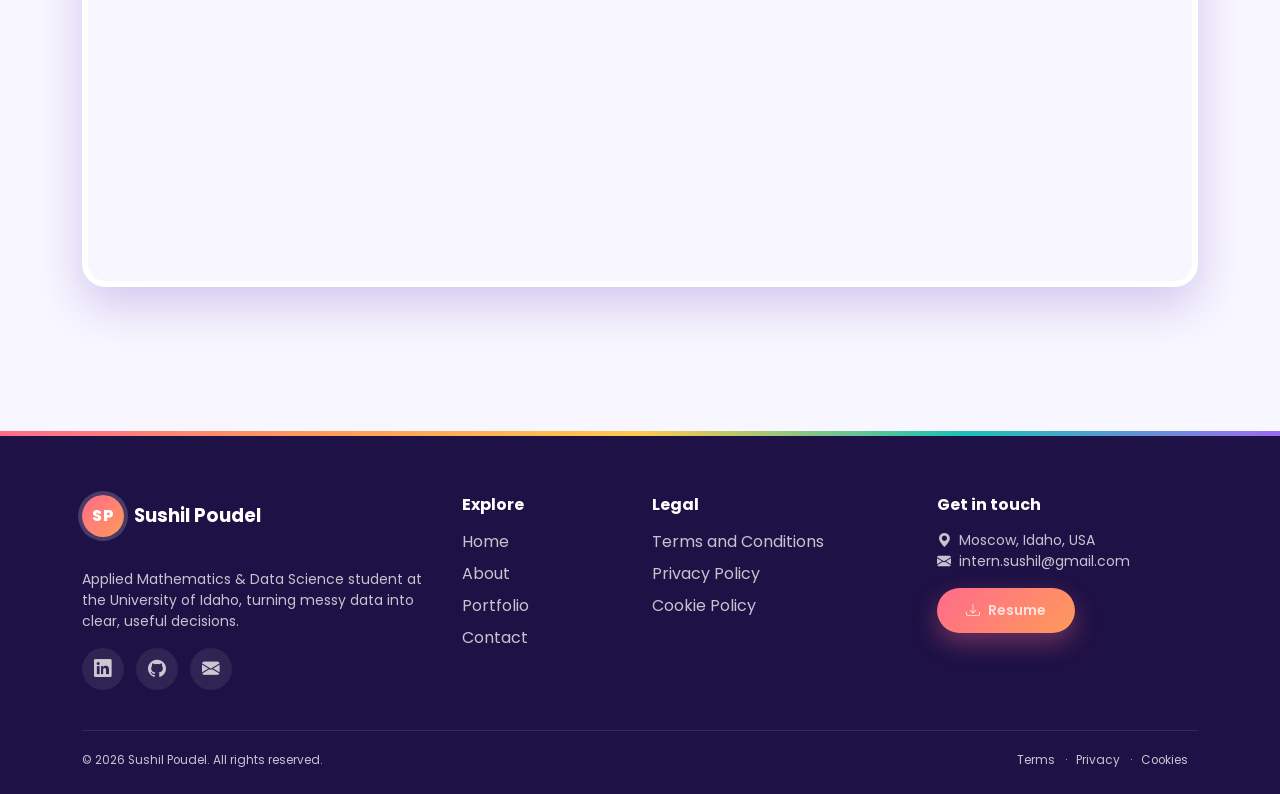
<file: contact.html>
<!DOCTYPE html>
<html lang="en">
<head>
  <meta charset="UTF-8">
  <meta name="viewport" content="width=device-width, initial-scale=1.0">
  <meta name="description" content="Contact Sushil Poudel for internships, projects and collaborations.">
  <meta name="author" content="Sushil Poudel">
  <title>Contact | Sushil Poudel</title>
  <link rel="icon" type="image/png" sizes="32x32" href="images/favicon.png">
  <link rel="apple-touch-icon" sizes="180x180" href="images/apple-touch-icon.png">
  <link rel="canonical" href="https://sushilpoudel2005.github.io/portfolio-project-2/contact.html">

  <!-- Link preview (LinkedIn, Facebook, iMessage, Slack) -->
  <meta property="og:type" content="website">
  <meta property="og:url" content="https://sushilpoudel2005.github.io/portfolio-project-2/contact.html">
  <meta property="og:title" content="Contact | Sushil Poudel">
  <meta property="og:description" content="Contact Sushil Poudel for internships, projects and collaborations.">
  <meta property="og:image" content="https://sushilpoudel2005.github.io/portfolio-project-2/images/og-image.jpg">
  <meta property="og:image:width" content="1200">
  <meta property="og:image:height" content="630">
  <meta name="twitter:card" content="summary_large_image">
  <meta name="twitter:title" content="Contact | Sushil Poudel">
  <meta name="twitter:description" content="Contact Sushil Poudel for internships, projects and collaborations.">
  <meta name="twitter:image" content="https://sushilpoudel2005.github.io/portfolio-project-2/images/og-image.jpg">
  <link rel="preconnect" href="https://fonts.googleapis.com">
  <link rel="preconnect" href="https://fonts.gstatic.com" crossorigin>
  <link href="https://fonts.googleapis.com/css2?family=Poppins:wght@300;400;500;600;700;800&display=swap" rel="stylesheet">
  <link href="https://cdn.jsdelivr.net/npm/bootstrap@5.3.3/dist/css/bootstrap.min.css" rel="stylesheet">
  <link href="https://cdn.jsdelivr.net/npm/bootstrap-icons@1.11.3/font/bootstrap-icons.min.css" rel="stylesheet">
  <link rel="stylesheet" href="style.css">
</head>
<body>
  <header>
    <nav class="navbar navbar-expand-lg navbar-dark site-nav sticky-top" aria-label="Main navigation">
      <div class="container">
        <a class="brand-logo" href="index.html">
          <span class="brand-mark">SP</span>
          <span>Sushil Poudel</span>
        </a>
        <button class="navbar-toggler" type="button" data-bs-toggle="collapse" data-bs-target="#mainNav"
          aria-controls="mainNav" aria-expanded="false" aria-label="Toggle navigation">
          <span class="navbar-toggler-icon"></span>
        </button>
        <div class="collapse navbar-collapse" id="mainNav">
          <ul class="navbar-nav ms-auto align-items-lg-center">
            <li class="nav-item"><a class="nav-link" href="index.html">Home</a></li>
            <li class="nav-item"><a class="nav-link" href="about.html">About</a></li>
            <li class="nav-item"><a class="nav-link" href="portfolio.html">Portfolio</a></li>
            <li class="nav-item"><a class="nav-link active" aria-current="page" href="contact.html">Contact</a></li>
            <li class="nav-item"><a class="nav-link" href="signin.html">Sign In</a></li>
            <li class="nav-item ms-lg-2"><a class="nav-link btn-nav-cta" href="signup.html">Sign Up</a></li>
          </ul>
        </div>
      </div>
    </nav>
  </header>

  <main>
    <section class="page-banner">
      <div class="container position-relative">
        <div class="breadcrumb-pill"><a href="index.html">Home</a><span>/</span><span>Contact</span></div>
        <h1>Let's Connect</h1>
        <p>Have an internship, project or question in mind? Send me a message and I'll get back to you soon.</p>
      </div>
      <div class="banner-curve"></div>
    </section>

    <section class="section">
      <div class="container">
        <div class="row g-5">
          <div class="col-lg-5 reveal">
            <span class="section-tag">Get in touch</span>
            <h2 class="section-title">I'd love to hear from you</h2>
            <p>
              I'm looking for <strong>data analyst</strong>, <strong>data science</strong> and <strong>research</strong>
              internships, and I'm always happy to talk about analytics or machine learning projects.
            </p>
            <p class="mb-4">
              The quickest way to reach me is email or LinkedIn. You can also use the form, and I usually reply within
              one or two days.
            </p>

            <div class="info-card">
              <div class="icon-badge bg-grad-warm"><i class="bi bi-envelope-fill"></i></div>
              <div><small class="text-muted-soft d-block">Email</small><a href="mailto:intern.sushil@gmail.com">intern.sushil@gmail.com</a></div>
            </div>
            <div class="info-card">
              <div class="icon-badge bg-grad-purple"><i class="bi bi-linkedin"></i></div>
              <div><small class="text-muted-soft d-block">LinkedIn</small><a href="https://www.linkedin.com/in/poudelsushil" target="_blank" rel="noopener">linkedin.com/in/poudelsushil</a></div>
            </div>
            <div class="info-card">
              <div class="icon-badge bg-grad-teal"><i class="bi bi-github"></i></div>
              <div><small class="text-muted-soft d-block">GitHub</small><a href="https://github.com/SushilPoudel2005" target="_blank" rel="noopener">github.com/SushilPoudel2005</a></div>
            </div>
            <div class="info-card">
              <div class="icon-badge bg-grad-pink"><i class="bi bi-geo-alt-fill"></i></div>
              <div><small class="text-muted-soft d-block">Location</small><address class="mb-0">University of Idaho, Moscow, ID 83844</address></div>
            </div>
          </div>

          <div class="col-lg-7 reveal">
            <div class="form-card">
              <h3 class="h4 mb-1">Send a message</h3>
              <p class="text-muted-soft small mb-4">Fields marked * are required.</p>
              <form class="needs-validation" novalidate data-success="Thanks for reaching out! I'll reply soon. &#128588;">
                <div class="row g-3">
                  <div class="col-md-6">
                    <label for="contactName" class="form-label">Full name *</label>
                    <input type="text" class="form-control" id="contactName" placeholder="Jane Doe" required>
                    <div class="invalid-feedback">Please enter your name.</div>
                  </div>
                  <div class="col-md-6">
                    <label for="contactEmail" class="form-label">Email *</label>
                    <input type="email" class="form-control" id="contactEmail" placeholder="jane@example.com" required>
                    <div class="invalid-feedback">Please enter a valid email.</div>
                  </div>
                  <div class="col-md-6">
                    <label for="contactCompany" class="form-label">Company / School</label>
                    <input type="text" class="form-control" id="contactCompany" placeholder="Optional">
                  </div>
                  <div class="col-md-6">
                    <label for="contactTopic" class="form-label">Topic *</label>
                    <select class="form-select" id="contactTopic" required>
                      <option value="" selected disabled>Choose one...</option>
                      <option>Internship opportunity</option>
                      <option>Project collaboration</option>
                      <option>Research question</option>
                      <option>Just saying hi</option>
                    </select>
                    <div class="invalid-feedback">Please pick a topic.</div>
                  </div>
                  <div class="col-12">
                    <label for="contactMessage" class="form-label">Message *</label>
                    <textarea class="form-control" id="contactMessage" rows="5" placeholder="Tell me a little about your idea..." minlength="10" required></textarea>
                    <div class="invalid-feedback">Please write at least 10 characters.</div>
                  </div>
                  <div class="col-12">
                    <div class="form-check">
                      <input class="form-check-input" type="checkbox" id="contactAgree" required>
                      <label class="form-check-label small" for="contactAgree">I agree to the <a href="privacy.html">Privacy Policy</a>.</label>
                      <div class="invalid-feedback">You must agree before sending.</div>
                    </div>
                  </div>
                  <div class="col-12">
                    <button type="submit" class="btn btn-gradient w-100"><i class="bi bi-send-fill me-2"></i>Send Message</button>
                  </div>
                </div>
              </form>
            </div>
          </div>
        </div>
      </div>
    </section>

    <section class="section pt-0">
      <div class="container reveal">
        <div class="text-center mb-4">
          <span class="section-tag">Find me</span>
          <h2 class="section-title">Based in Moscow, Idaho</h2>
          <p class="text-muted-soft col-lg-7 mx-auto">
            You'll find me around the University of Idaho campus, usually at the College of Natural Resources or the
            Soil Stewards Student Farm.
          </p>
        </div>
        <div class="map-wrap">
          <iframe title="Map of the University of Idaho, Moscow, Idaho"
            src="https://maps.google.com/maps?q=University%20of%20Idaho%2C%20Moscow%2C%20ID&amp;t=&amp;z=14&amp;ie=UTF8&amp;iwloc=&amp;output=embed"
            loading="lazy" referrerpolicy="no-referrer-when-downgrade" allowfullscreen></iframe>
        </div>
      </div>
    </section>
  </main>

  <footer class="site-footer">
    <div class="container">
      <div class="row g-4">
        <div class="col-lg-4 col-md-6">
          <a class="brand-logo mb-3" href="index.html"><span class="brand-mark">SP</span><span>Sushil Poudel</span></a>
          <p class="small mt-3">Applied Mathematics &amp; Data Science student at the University of Idaho, turning messy data into clear, useful decisions.</p>
          <div class="social mt-3">
            <a href="https://www.linkedin.com/in/poudelsushil" target="_blank" rel="noopener" aria-label="LinkedIn"><i class="bi bi-linkedin"></i></a>
            <a href="https://github.com/SushilPoudel2005" target="_blank" rel="noopener" aria-label="GitHub"><i class="bi bi-github"></i></a>
            <a href="mailto:intern.sushil@gmail.com" aria-label="Email"><i class="bi bi-envelope-fill"></i></a>
          </div>
        </div>
        <div class="col-lg-2 col-md-6 col-6">
          <h5>Explore</h5>
          <ul class="list-unstyled footer-links">
            <li><a href="index.html">Home</a></li>
            <li><a href="about.html">About</a></li>
            <li><a href="portfolio.html">Portfolio</a></li>
            <li><a href="contact.html">Contact</a></li>
          </ul>
        </div>
        <div class="col-lg-3 col-md-6 col-6">
          <h5>Legal</h5>
          <ul class="list-unstyled footer-links">
            <li><a href="terms.html">Terms and Conditions</a></li>
            <li><a href="privacy.html">Privacy Policy</a></li>
            <li><a href="cookie.html">Cookie Policy</a></li>
          </ul>
        </div>
        <div class="col-lg-3 col-md-6">
          <h5>Get in touch</h5>
          <address class="small mb-0">
            <i class="bi bi-geo-alt-fill me-2"></i>Moscow, Idaho, USA<br>
            <i class="bi bi-envelope-fill me-2"></i><a href="mailto:intern.sushil@gmail.com">intern.sushil@gmail.com</a>
          </address>
          <a href="assets/Sushil_Poudel_Resume.pdf" download class="btn btn-gradient btn-sm mt-3"><i class="bi bi-download me-2"></i>Resume</a>
        </div>
      </div>
      <div class="footer-bottom d-flex flex-column flex-md-row justify-content-between align-items-center gap-2">
        <small>&copy; <span class="year">2026</span> Sushil Poudel. All rights reserved.</small>
        <nav class="legal-menu small" aria-label="Legal">
          <a href="terms.html">Terms</a>&middot;<a href="privacy.html">Privacy</a>&middot;<a href="cookie.html">Cookies</a>
        </nav>
      </div>
    </div>
  </footer>

  <button class="back-to-top" type="button" aria-label="Back to top"><i class="bi bi-arrow-up"></i></button>
  <div class="form-toast" role="status" aria-live="polite"></div>

  <script src="https://cdn.jsdelivr.net/npm/bootstrap@5.3.3/dist/js/bootstrap.bundle.min.js"></script>
  <script src="js/main.js"></script>
</body>
</html>
</file>
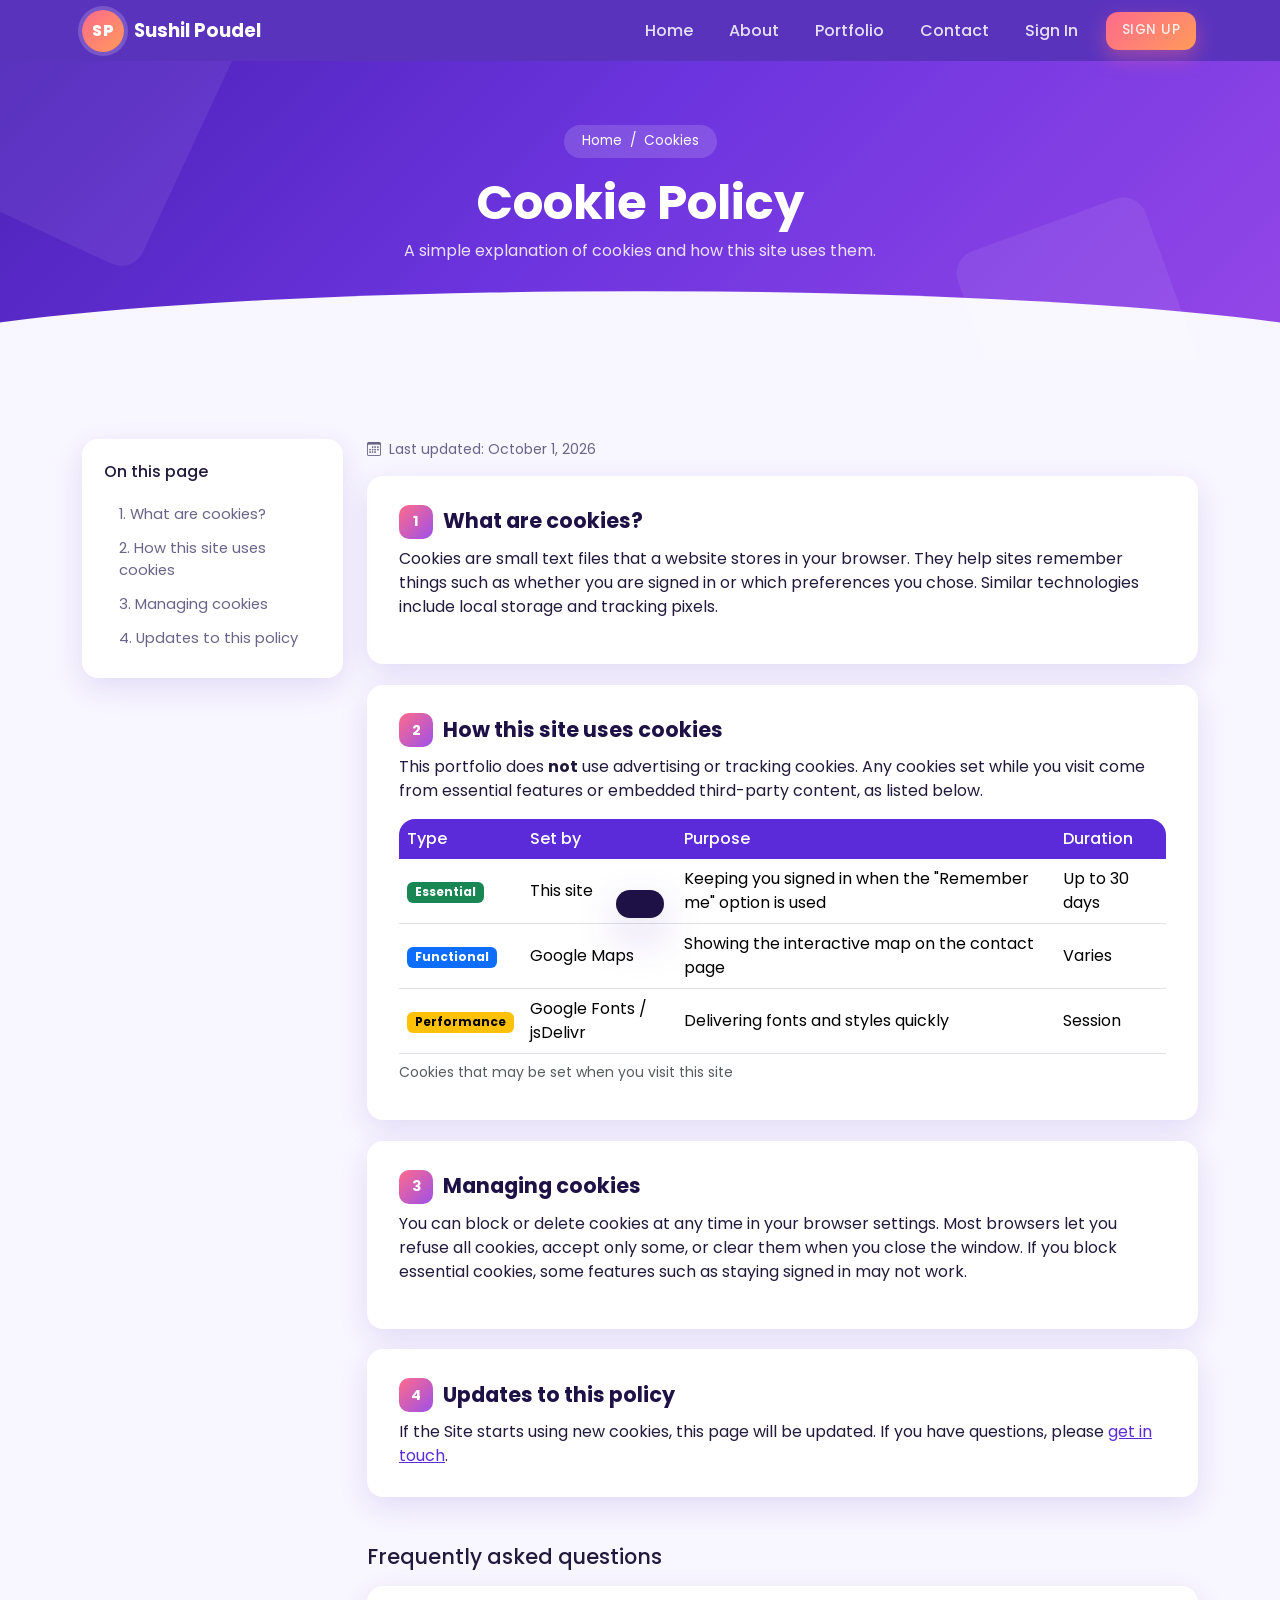
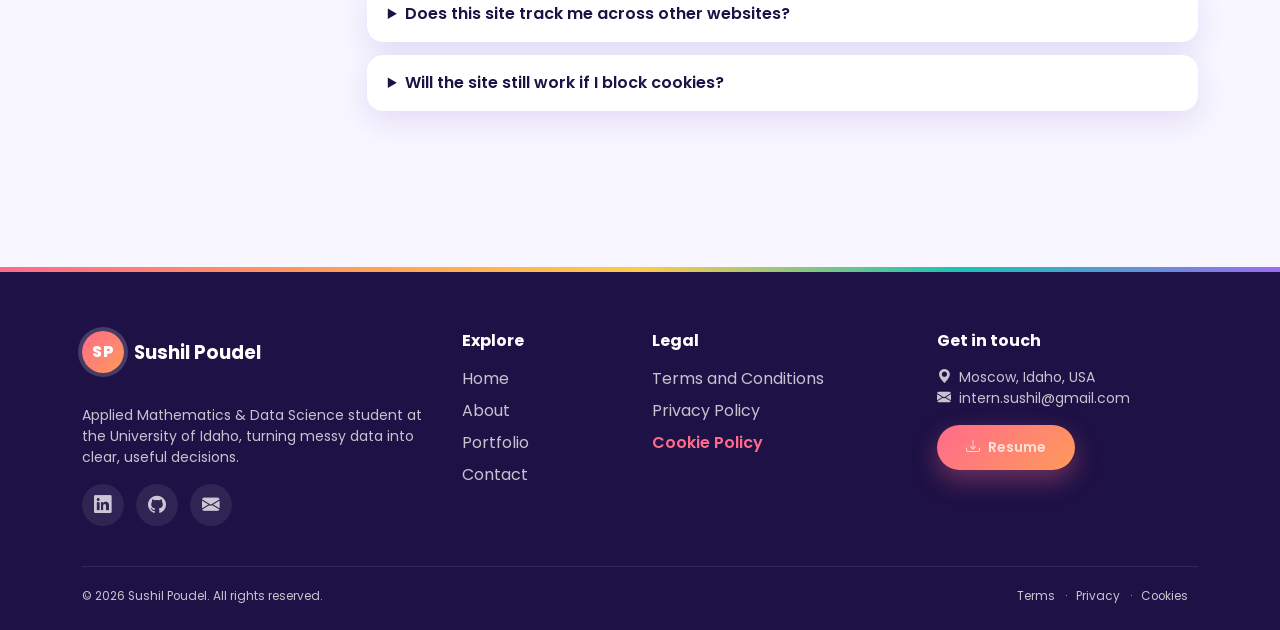
<file: cookie.html>
<!DOCTYPE html>
<html lang="en">
<head>
  <meta charset="UTF-8">
  <meta name="viewport" content="width=device-width, initial-scale=1.0">
  <meta name="description" content="Cookie Policy for this website.">
  <meta name="author" content="Sushil Poudel">
  <title>Cookie Policy | Sushil Poudel</title>
  <link rel="icon" type="image/png" sizes="32x32" href="images/favicon.png">
  <link rel="apple-touch-icon" sizes="180x180" href="images/apple-touch-icon.png">
  <link rel="canonical" href="https://sushilpoudel2005.github.io/portfolio-project-2/cookie.html">

  <!-- Link preview (LinkedIn, Facebook, iMessage, Slack) -->
  <meta property="og:type" content="website">
  <meta property="og:url" content="https://sushilpoudel2005.github.io/portfolio-project-2/cookie.html">
  <meta property="og:title" content="Cookie Policy | Sushil Poudel">
  <meta property="og:description" content="Cookie Policy for this website.">
  <meta property="og:image" content="https://sushilpoudel2005.github.io/portfolio-project-2/images/og-image.jpg">
  <meta property="og:image:width" content="1200">
  <meta property="og:image:height" content="630">
  <meta name="twitter:card" content="summary_large_image">
  <meta name="twitter:title" content="Cookie Policy | Sushil Poudel">
  <meta name="twitter:description" content="Cookie Policy for this website.">
  <meta name="twitter:image" content="https://sushilpoudel2005.github.io/portfolio-project-2/images/og-image.jpg">
  <link rel="preconnect" href="https://fonts.googleapis.com">
  <link rel="preconnect" href="https://fonts.gstatic.com" crossorigin>
  <link href="https://fonts.googleapis.com/css2?family=Poppins:wght@300;400;500;600;700;800&display=swap" rel="stylesheet">
  <link href="https://cdn.jsdelivr.net/npm/bootstrap@5.3.3/dist/css/bootstrap.min.css" rel="stylesheet">
  <link href="https://cdn.jsdelivr.net/npm/bootstrap-icons@1.11.3/font/bootstrap-icons.min.css" rel="stylesheet">
  <link rel="stylesheet" href="style.css">
</head>
<body>
  <header>
    <nav class="navbar navbar-expand-lg navbar-dark site-nav sticky-top" aria-label="Main navigation">
      <div class="container">
        <a class="brand-logo" href="index.html">
          <span class="brand-mark">SP</span>
          <span>Sushil Poudel</span>
        </a>
        <button class="navbar-toggler" type="button" data-bs-toggle="collapse" data-bs-target="#mainNav"
          aria-controls="mainNav" aria-expanded="false" aria-label="Toggle navigation">
          <span class="navbar-toggler-icon"></span>
        </button>
        <div class="collapse navbar-collapse" id="mainNav">
          <ul class="navbar-nav ms-auto align-items-lg-center">
            <li class="nav-item"><a class="nav-link" href="index.html">Home</a></li>
            <li class="nav-item"><a class="nav-link" href="about.html">About</a></li>
            <li class="nav-item"><a class="nav-link" href="portfolio.html">Portfolio</a></li>
            <li class="nav-item"><a class="nav-link" href="contact.html">Contact</a></li>
            <li class="nav-item"><a class="nav-link" href="signin.html">Sign In</a></li>
            <li class="nav-item ms-lg-2"><a class="nav-link btn-nav-cta" href="signup.html">Sign Up</a></li>
          </ul>
        </div>
      </div>
    </nav>
  </header>

  <main>
    <section class="page-banner">
      <div class="container position-relative">
        <div class="breadcrumb-pill"><a href="index.html">Home</a><span>/</span><span>Cookies</span></div>
        <h1>Cookie Policy</h1>
        <p>A simple explanation of cookies and how this site uses them.</p>
      </div>
      <div class="banner-curve"></div>
    </section>

    <section class="section">
      <div class="container">
        <div class="row g-4">
          <aside class="col-lg-3 d-none d-lg-block">
            <nav class="legal-nav" aria-label="On this page">
              <h3 class="h6 mb-3">On this page</h3>
              <a href="#s1">1. What are cookies?</a>
              <a href="#s2">2. How this site uses cookies</a>
              <a href="#s3">3. Managing cookies</a>
              <a href="#s4">4. Updates to this policy</a>
            </nav>
          </aside>
          <div class="col-lg-9 legal-content">
            <p class="small text-muted-soft"><i class="bi bi-calendar3 me-2"></i>Last updated: <time datetime="2026-10-01">October 1, 2026</time></p>
          <section id="s1" class="reveal">
            <h2><span class="num">1</span>What are cookies?</h2>
            <p>Cookies are small text files that a website stores in your browser. They help sites remember things such as
              whether you are signed in or which preferences you chose. Similar technologies include local storage and
              tracking pixels.</p>
          </section>
          <section id="s2" class="reveal">
            <h2><span class="num">2</span>How this site uses cookies</h2>
            <p>This portfolio does <strong>not</strong> use advertising or tracking cookies. Any cookies set while you visit
              come from essential features or embedded third-party content, as listed below.</p>
            <div class="table-responsive">
              <table class="table table-colorful align-middle mb-0">
                <caption class="small">Cookies that may be set when you visit this site</caption>
                <thead>
                  <tr><th scope="col">Type</th><th scope="col">Set by</th><th scope="col">Purpose</th><th scope="col">Duration</th></tr>
                </thead>
                <tbody>
                  <tr><td><span class="badge text-bg-success">Essential</span></td><td>This site</td><td>Keeping you signed in when the "Remember me" option is used</td><td>Up to 30 days</td></tr>
                  <tr><td><span class="badge text-bg-primary">Functional</span></td><td>Google Maps</td><td>Showing the interactive map on the contact page</td><td>Varies</td></tr>
                  <tr><td><span class="badge text-bg-warning">Performance</span></td><td>Google Fonts / jsDelivr</td><td>Delivering fonts and styles quickly</td><td>Session</td></tr>
                </tbody>
              </table>
            </div>
          </section>
          <section id="s3" class="reveal">
            <h2><span class="num">3</span>Managing cookies</h2>
            <p>You can block or delete cookies at any time in your browser settings. Most browsers let you refuse all
              cookies, accept only some, or clear them when you close the window. If you block essential cookies, some
              features such as staying signed in may not work.</p>
          </section>
          <section id="s4" class="reveal">
            <h2><span class="num">4</span>Updates to this policy</h2>
            <p class="mb-0">If the Site starts using new cookies, this page will be updated. If you have questions, please
              <a href="contact.html">get in touch</a>.</p>
          </section>
          <h2 class="h5 mt-5 mb-3 reveal">Frequently asked questions</h2>
          <details class="faq reveal">
            <summary>Does this site track me across other websites?</summary>
            <p class="small mb-0">No. There are no advertising or cross-site tracking cookies on this portfolio.</p>
          </details>
          <details class="faq reveal">
            <summary>Will the site still work if I block cookies?</summary>
            <p class="small mb-0">Yes. Browsing works normally, though the embedded map or "Remember me" may not.</p>
          </details>
          </div>
        </div>
      </div>
    </section>
  </main>

  <footer class="site-footer">
    <div class="container">
      <div class="row g-4">
        <div class="col-lg-4 col-md-6">
          <a class="brand-logo mb-3" href="index.html"><span class="brand-mark">SP</span><span>Sushil Poudel</span></a>
          <p class="small mt-3">Applied Mathematics &amp; Data Science student at the University of Idaho, turning messy data into clear, useful decisions.</p>
          <div class="social mt-3">
            <a href="https://www.linkedin.com/in/poudelsushil" target="_blank" rel="noopener" aria-label="LinkedIn"><i class="bi bi-linkedin"></i></a>
            <a href="https://github.com/SushilPoudel2005" target="_blank" rel="noopener" aria-label="GitHub"><i class="bi bi-github"></i></a>
            <a href="mailto:intern.sushil@gmail.com" aria-label="Email"><i class="bi bi-envelope-fill"></i></a>
          </div>
        </div>
        <div class="col-lg-2 col-md-6 col-6">
          <h5>Explore</h5>
          <ul class="list-unstyled footer-links">
            <li><a href="index.html">Home</a></li>
            <li><a href="about.html">About</a></li>
            <li><a href="portfolio.html">Portfolio</a></li>
            <li><a href="contact.html">Contact</a></li>
          </ul>
        </div>
        <div class="col-lg-3 col-md-6 col-6">
          <h5>Legal</h5>
          <ul class="list-unstyled footer-links">
            <li><a href="terms.html">Terms and Conditions</a></li>
            <li><a href="privacy.html">Privacy Policy</a></li>
            <li><a href="cookie.html" class="active" aria-current="page">Cookie Policy</a></li>
          </ul>
        </div>
        <div class="col-lg-3 col-md-6">
          <h5>Get in touch</h5>
          <address class="small mb-0">
            <i class="bi bi-geo-alt-fill me-2"></i>Moscow, Idaho, USA<br>
            <i class="bi bi-envelope-fill me-2"></i><a href="mailto:intern.sushil@gmail.com">intern.sushil@gmail.com</a>
          </address>
          <a href="assets/Sushil_Poudel_Resume.pdf" download class="btn btn-gradient btn-sm mt-3"><i class="bi bi-download me-2"></i>Resume</a>
        </div>
      </div>
      <div class="footer-bottom d-flex flex-column flex-md-row justify-content-between align-items-center gap-2">
        <small>&copy; <span class="year">2026</span> Sushil Poudel. All rights reserved.</small>
        <nav class="legal-menu small" aria-label="Legal">
          <a href="terms.html">Terms</a>&middot;<a href="privacy.html">Privacy</a>&middot;<a href="cookie.html">Cookies</a>
        </nav>
      </div>
    </div>
  </footer>

  <button class="back-to-top" type="button" aria-label="Back to top"><i class="bi bi-arrow-up"></i></button>
  <div class="form-toast" role="status" aria-live="polite"></div>

  <script src="https://cdn.jsdelivr.net/npm/bootstrap@5.3.3/dist/js/bootstrap.bundle.min.js"></script>
  <script src="js/main.js"></script>
</body>
</html>
</file>
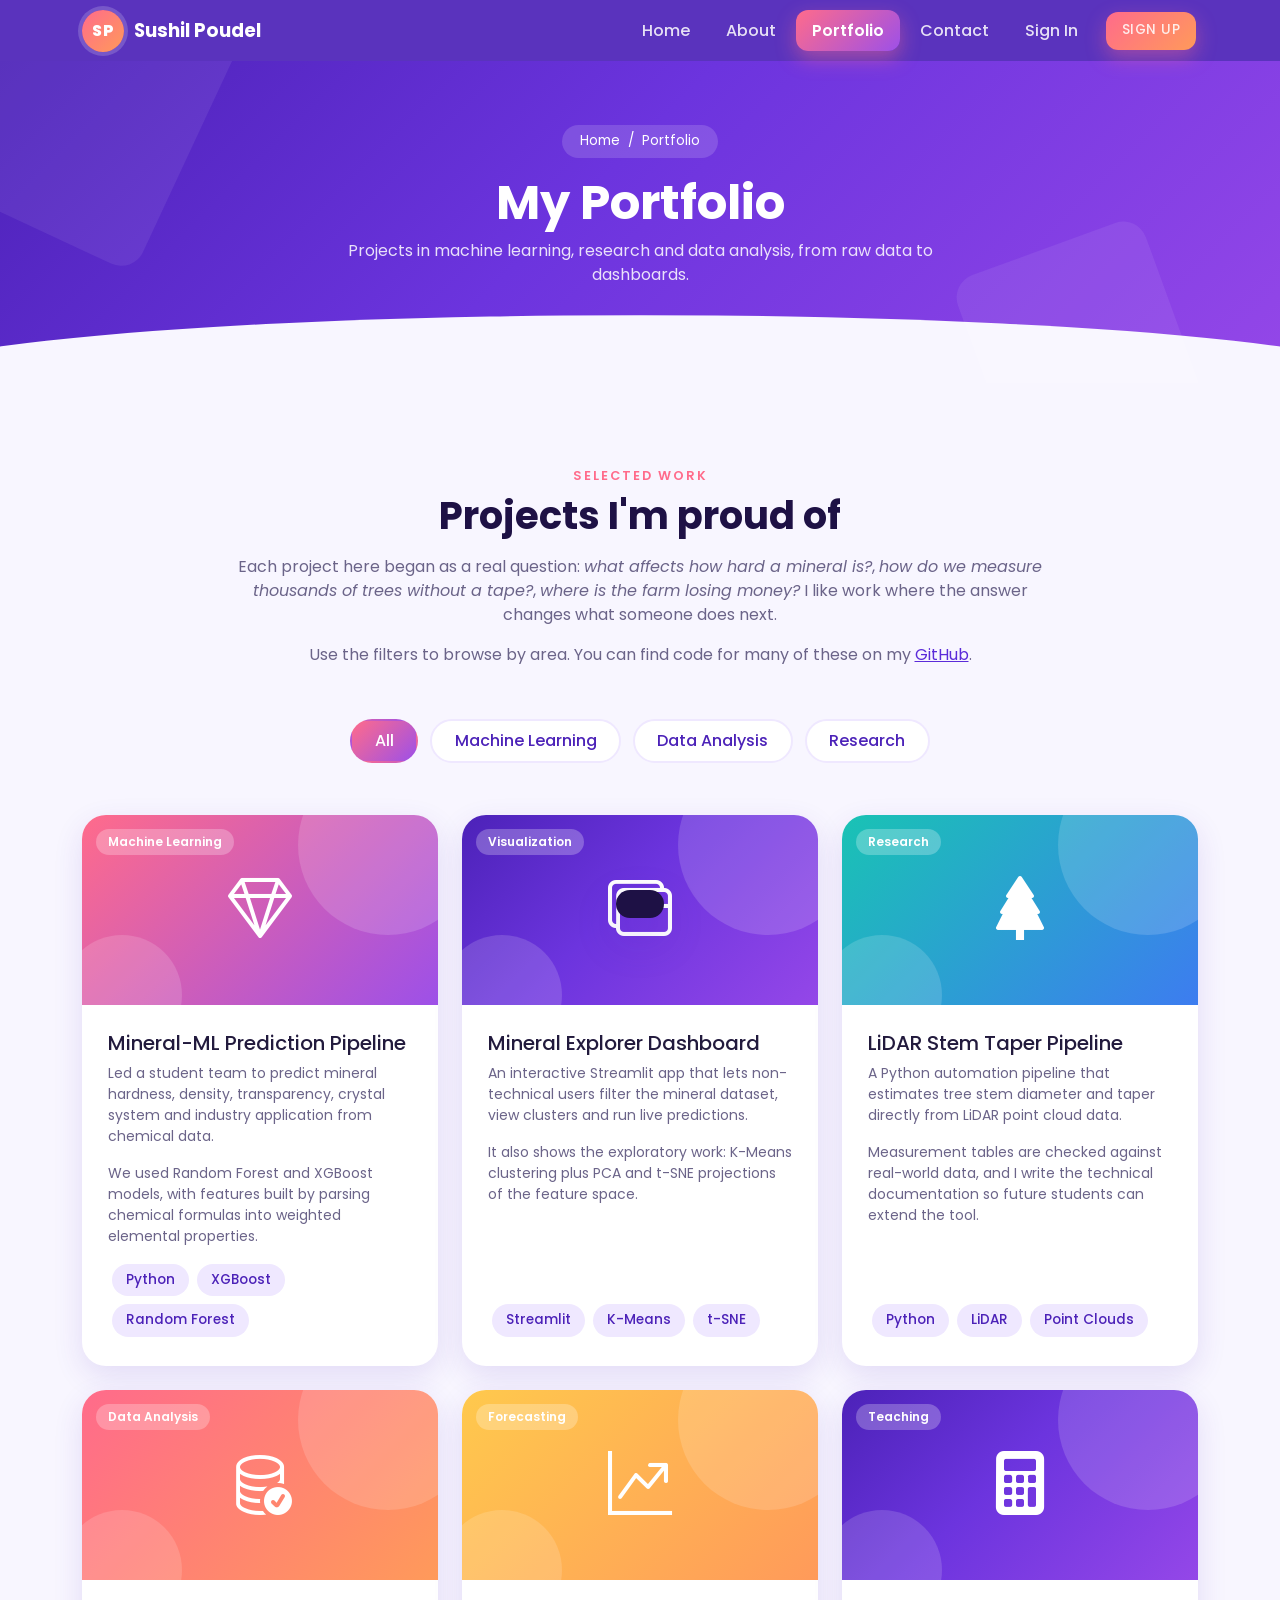
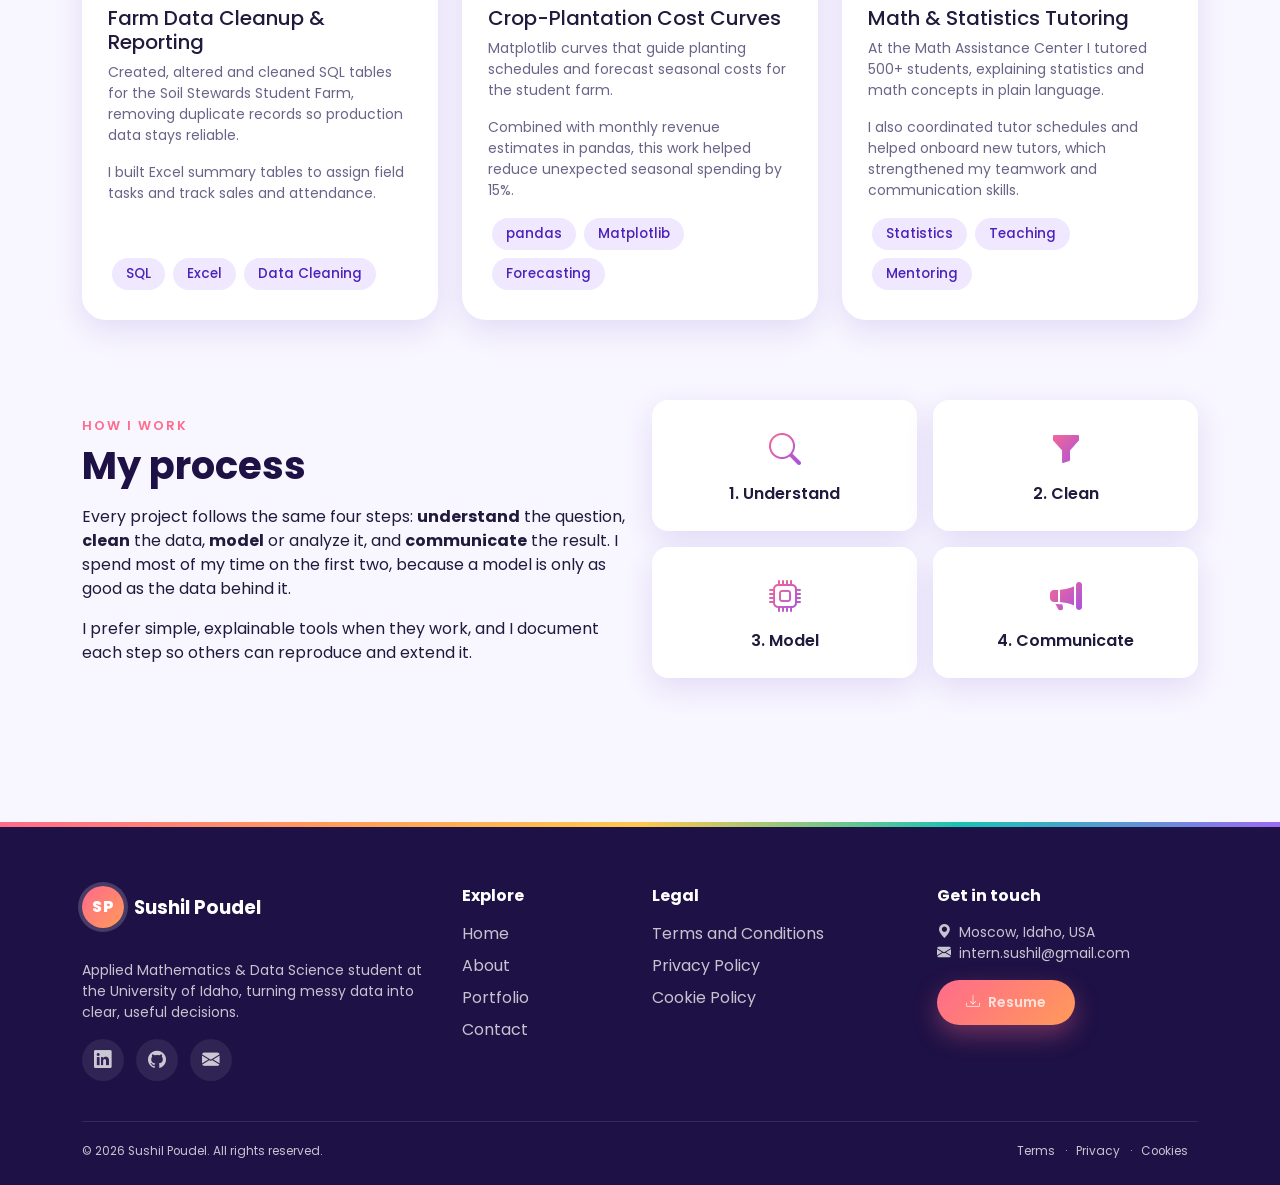
<file: portfolio.html>
<!DOCTYPE html>
<html lang="en">
<head>
  <meta charset="UTF-8">
  <meta name="viewport" content="width=device-width, initial-scale=1.0">
  <meta name="description" content="Machine learning, research and data analysis projects by Sushil Poudel.">
  <meta name="author" content="Sushil Poudel">
  <title>Portfolio | Sushil Poudel</title>
  <link rel="icon" type="image/png" sizes="32x32" href="images/favicon.png">
  <link rel="apple-touch-icon" sizes="180x180" href="images/apple-touch-icon.png">
  <link rel="canonical" href="https://sushilpoudel2005.github.io/portfolio-project-2/portfolio.html">

  <!-- Link preview (LinkedIn, Facebook, iMessage, Slack) -->
  <meta property="og:type" content="website">
  <meta property="og:url" content="https://sushilpoudel2005.github.io/portfolio-project-2/portfolio.html">
  <meta property="og:title" content="Portfolio | Sushil Poudel">
  <meta property="og:description" content="Machine learning, research and data analysis projects by Sushil Poudel.">
  <meta property="og:image" content="https://sushilpoudel2005.github.io/portfolio-project-2/images/og-image.jpg">
  <meta property="og:image:width" content="1200">
  <meta property="og:image:height" content="630">
  <meta name="twitter:card" content="summary_large_image">
  <meta name="twitter:title" content="Portfolio | Sushil Poudel">
  <meta name="twitter:description" content="Machine learning, research and data analysis projects by Sushil Poudel.">
  <meta name="twitter:image" content="https://sushilpoudel2005.github.io/portfolio-project-2/images/og-image.jpg">
  <link rel="preconnect" href="https://fonts.googleapis.com">
  <link rel="preconnect" href="https://fonts.gstatic.com" crossorigin>
  <link href="https://fonts.googleapis.com/css2?family=Poppins:wght@300;400;500;600;700;800&display=swap" rel="stylesheet">
  <link href="https://cdn.jsdelivr.net/npm/bootstrap@5.3.3/dist/css/bootstrap.min.css" rel="stylesheet">
  <link href="https://cdn.jsdelivr.net/npm/bootstrap-icons@1.11.3/font/bootstrap-icons.min.css" rel="stylesheet">
  <link rel="stylesheet" href="style.css">
</head>
<body>
  <header>
    <nav class="navbar navbar-expand-lg navbar-dark site-nav sticky-top" aria-label="Main navigation">
      <div class="container">
        <a class="brand-logo" href="index.html">
          <span class="brand-mark">SP</span>
          <span>Sushil Poudel</span>
        </a>
        <button class="navbar-toggler" type="button" data-bs-toggle="collapse" data-bs-target="#mainNav"
          aria-controls="mainNav" aria-expanded="false" aria-label="Toggle navigation">
          <span class="navbar-toggler-icon"></span>
        </button>
        <div class="collapse navbar-collapse" id="mainNav">
          <ul class="navbar-nav ms-auto align-items-lg-center">
            <li class="nav-item"><a class="nav-link" href="index.html">Home</a></li>
            <li class="nav-item"><a class="nav-link" href="about.html">About</a></li>
            <li class="nav-item"><a class="nav-link active" aria-current="page" href="portfolio.html">Portfolio</a></li>
            <li class="nav-item"><a class="nav-link" href="contact.html">Contact</a></li>
            <li class="nav-item"><a class="nav-link" href="signin.html">Sign In</a></li>
            <li class="nav-item ms-lg-2"><a class="nav-link btn-nav-cta" href="signup.html">Sign Up</a></li>
          </ul>
        </div>
      </div>
    </nav>
  </header>

  <main>
    <section class="page-banner">
      <div class="container position-relative">
        <div class="breadcrumb-pill"><a href="index.html">Home</a><span>/</span><span>Portfolio</span></div>
        <h1>My Portfolio</h1>
        <p>Projects in machine learning, research and data analysis, from raw data to dashboards.</p>
      </div>
      <div class="banner-curve"></div>
    </section>

    <section class="section">
      <div class="container">
        <div class="row justify-content-center mb-5 reveal">
          <div class="col-lg-9 text-center">
            <span class="section-tag">Selected work</span>
            <h2 class="section-title">Projects I'm proud of</h2>
            <p class="text-muted-soft">
              Each project here began as a real question: <em>what affects how hard a mineral is?</em>, <em>how do we measure
              thousands of trees without a tape?</em>, <em>where is the farm losing money?</em> I like work where the answer
              changes what someone does next.
            </p>
            <p class="text-muted-soft mb-0">
              Use the filters to browse by area. You can find code for many of these on my
              <a href="https://github.com/SushilPoudel2005" target="_blank" rel="noopener">GitHub</a>.
            </p>
          </div>
        </div>

        <div class="filter-bar text-center mb-5 reveal" role="group" aria-label="Filter projects">
          <button type="button" class="btn active" data-filter="all">All</button>
          <button type="button" class="btn" data-filter="ml">Machine Learning</button>
          <button type="button" class="btn" data-filter="data">Data Analysis</button>
          <button type="button" class="btn" data-filter="research">Research</button>
        </div>

        <div class="row g-4">
          <div class="col-md-6 col-lg-4 project-item reveal" data-category="ml">
            <article class="project-card">
              <div class="project-thumb bg-grad-pink"><span class="thumb-tag">Machine Learning</span><i class="bi bi-gem"></i></div>
              <div class="project-body">
                <h3 class="h5">Mineral-ML Prediction Pipeline</h3>
                <p class="text-muted-soft small">Led a student team to predict mineral hardness, density, transparency, crystal system and industry application from chemical data.</p>
                <p class="text-muted-soft small mb-0">We used Random Forest and XGBoost models, with features built by parsing chemical formulas into weighted elemental properties.</p>
                <div class="tags"><span class="chip">Python</span><span class="chip">XGBoost</span><span class="chip">Random Forest</span></div>
              </div>
            </article>
          </div>
          <div class="col-md-6 col-lg-4 project-item reveal" data-category="ml data">
            <article class="project-card">
              <div class="project-thumb bg-grad-purple"><span class="thumb-tag">Visualization</span><i class="bi bi-window-stack"></i></div>
              <div class="project-body">
                <h3 class="h5">Mineral Explorer Dashboard</h3>
                <p class="text-muted-soft small">An interactive Streamlit app that lets non-technical users filter the mineral dataset, view clusters and run live predictions.</p>
                <p class="text-muted-soft small mb-0">It also shows the exploratory work: K-Means clustering plus PCA and t-SNE projections of the feature space.</p>
                <div class="tags"><span class="chip">Streamlit</span><span class="chip">K-Means</span><span class="chip">t-SNE</span></div>
              </div>
            </article>
          </div>
          <div class="col-md-6 col-lg-4 project-item reveal" data-category="research">
            <article class="project-card">
              <div class="project-thumb bg-grad-teal"><span class="thumb-tag">Research</span><i class="bi bi-tree-fill"></i></div>
              <div class="project-body">
                <h3 class="h5">LiDAR Stem Taper Pipeline</h3>
                <p class="text-muted-soft small">A Python automation pipeline that estimates tree stem diameter and taper directly from LiDAR point cloud data.</p>
                <p class="text-muted-soft small mb-0">Measurement tables are checked against real-world data, and I write the technical documentation so future students can extend the tool.</p>
                <div class="tags"><span class="chip">Python</span><span class="chip">LiDAR</span><span class="chip">Point Clouds</span></div>
              </div>
            </article>
          </div>
          <div class="col-md-6 col-lg-4 project-item reveal" data-category="data">
            <article class="project-card">
              <div class="project-thumb bg-grad-warm"><span class="thumb-tag">Data Analysis</span><i class="bi bi-database-check"></i></div>
              <div class="project-body">
                <h3 class="h5">Farm Data Cleanup &amp; Reporting</h3>
                <p class="text-muted-soft small">Created, altered and cleaned SQL tables for the Soil Stewards Student Farm, removing duplicate records so production data stays reliable.</p>
                <p class="text-muted-soft small mb-0">I built Excel summary tables to assign field tasks and track sales and attendance.</p>
                <div class="tags"><span class="chip">SQL</span><span class="chip">Excel</span><span class="chip">Data Cleaning</span></div>
              </div>
            </article>
          </div>
          <div class="col-md-6 col-lg-4 project-item reveal" data-category="data">
            <article class="project-card">
              <div class="project-thumb bg-grad-yellow"><span class="thumb-tag">Forecasting</span><i class="bi bi-graph-up-arrow"></i></div>
              <div class="project-body">
                <h3 class="h5">Crop-Plantation Cost Curves</h3>
                <p class="text-muted-soft small">Matplotlib curves that guide planting schedules and forecast seasonal costs for the student farm.</p>
                <p class="text-muted-soft small mb-0">Combined with monthly revenue estimates in pandas, this work helped reduce unexpected seasonal spending by 15%.</p>
                <div class="tags"><span class="chip">pandas</span><span class="chip">Matplotlib</span><span class="chip">Forecasting</span></div>
              </div>
            </article>
          </div>
          <div class="col-md-6 col-lg-4 project-item reveal" data-category="research data">
            <article class="project-card">
              <div class="project-thumb bg-grad-purple"><span class="thumb-tag">Teaching</span><i class="bi bi-calculator-fill"></i></div>
              <div class="project-body">
                <h3 class="h5">Math &amp; Statistics Tutoring</h3>
                <p class="text-muted-soft small">At the Math Assistance Center I tutored 500+ students, explaining statistics and math concepts in plain language.</p>
                <p class="text-muted-soft small mb-0">I also coordinated tutor schedules and helped onboard new tutors, which strengthened my teamwork and communication skills.</p>
                <div class="tags"><span class="chip">Statistics</span><span class="chip">Teaching</span><span class="chip">Mentoring</span></div>
              </div>
            </article>
          </div>
        </div>
      </div>
    </section>

    <section class="section pt-0">
      <div class="container">
        <div class="row g-4 align-items-center">
          <div class="col-lg-6 reveal">
            <span class="section-tag">How I work</span>
            <h2 class="section-title">My process</h2>
            <p>
              Every project follows the same four steps: <strong>understand</strong> the question, <strong>clean</strong> the
              data, <strong>model</strong> or analyze it, and <strong>communicate</strong> the result. I spend most of my time
              on the first two, because a model is only as good as the data behind it.
            </p>
            <p class="mb-0">
              I prefer simple, explainable tools when they work, and I document each step so others can reproduce
              and extend it.
            </p>
          </div>
          <div class="col-lg-6 reveal">
            <div class="row g-3">
              <div class="col-6"><div class="stat-card"><i class="bi bi-search fs-2 text-gradient"></i><div class="fw-semibold mt-2">1. Understand</div></div></div>
              <div class="col-6"><div class="stat-card"><i class="bi bi-funnel-fill fs-2 text-gradient"></i><div class="fw-semibold mt-2">2. Clean</div></div></div>
              <div class="col-6"><div class="stat-card"><i class="bi bi-cpu fs-2 text-gradient"></i><div class="fw-semibold mt-2">3. Model</div></div></div>
              <div class="col-6"><div class="stat-card"><i class="bi bi-megaphone-fill fs-2 text-gradient"></i><div class="fw-semibold mt-2">4. Communicate</div></div></div>
            </div>
          </div>
        </div>
      </div>
    </section>
  </main>

  <footer class="site-footer">
    <div class="container">
      <div class="row g-4">
        <div class="col-lg-4 col-md-6">
          <a class="brand-logo mb-3" href="index.html"><span class="brand-mark">SP</span><span>Sushil Poudel</span></a>
          <p class="small mt-3">Applied Mathematics &amp; Data Science student at the University of Idaho, turning messy data into clear, useful decisions.</p>
          <div class="social mt-3">
            <a href="https://www.linkedin.com/in/poudelsushil" target="_blank" rel="noopener" aria-label="LinkedIn"><i class="bi bi-linkedin"></i></a>
            <a href="https://github.com/SushilPoudel2005" target="_blank" rel="noopener" aria-label="GitHub"><i class="bi bi-github"></i></a>
            <a href="mailto:intern.sushil@gmail.com" aria-label="Email"><i class="bi bi-envelope-fill"></i></a>
          </div>
        </div>
        <div class="col-lg-2 col-md-6 col-6">
          <h5>Explore</h5>
          <ul class="list-unstyled footer-links">
            <li><a href="index.html">Home</a></li>
            <li><a href="about.html">About</a></li>
            <li><a href="portfolio.html">Portfolio</a></li>
            <li><a href="contact.html">Contact</a></li>
          </ul>
        </div>
        <div class="col-lg-3 col-md-6 col-6">
          <h5>Legal</h5>
          <ul class="list-unstyled footer-links">
            <li><a href="terms.html">Terms and Conditions</a></li>
            <li><a href="privacy.html">Privacy Policy</a></li>
            <li><a href="cookie.html">Cookie Policy</a></li>
          </ul>
        </div>
        <div class="col-lg-3 col-md-6">
          <h5>Get in touch</h5>
          <address class="small mb-0">
            <i class="bi bi-geo-alt-fill me-2"></i>Moscow, Idaho, USA<br>
            <i class="bi bi-envelope-fill me-2"></i><a href="mailto:intern.sushil@gmail.com">intern.sushil@gmail.com</a>
          </address>
          <a href="assets/Sushil_Poudel_Resume.pdf" download class="btn btn-gradient btn-sm mt-3"><i class="bi bi-download me-2"></i>Resume</a>
        </div>
      </div>
      <div class="footer-bottom d-flex flex-column flex-md-row justify-content-between align-items-center gap-2">
        <small>&copy; <span class="year">2026</span> Sushil Poudel. All rights reserved.</small>
        <nav class="legal-menu small" aria-label="Legal">
          <a href="terms.html">Terms</a>&middot;<a href="privacy.html">Privacy</a>&middot;<a href="cookie.html">Cookies</a>
        </nav>
      </div>
    </div>
  </footer>

  <button class="back-to-top" type="button" aria-label="Back to top"><i class="bi bi-arrow-up"></i></button>
  <div class="form-toast" role="status" aria-live="polite"></div>

  <script src="https://cdn.jsdelivr.net/npm/bootstrap@5.3.3/dist/js/bootstrap.bundle.min.js"></script>
  <script src="js/main.js"></script>
</body>
</html>
</file>
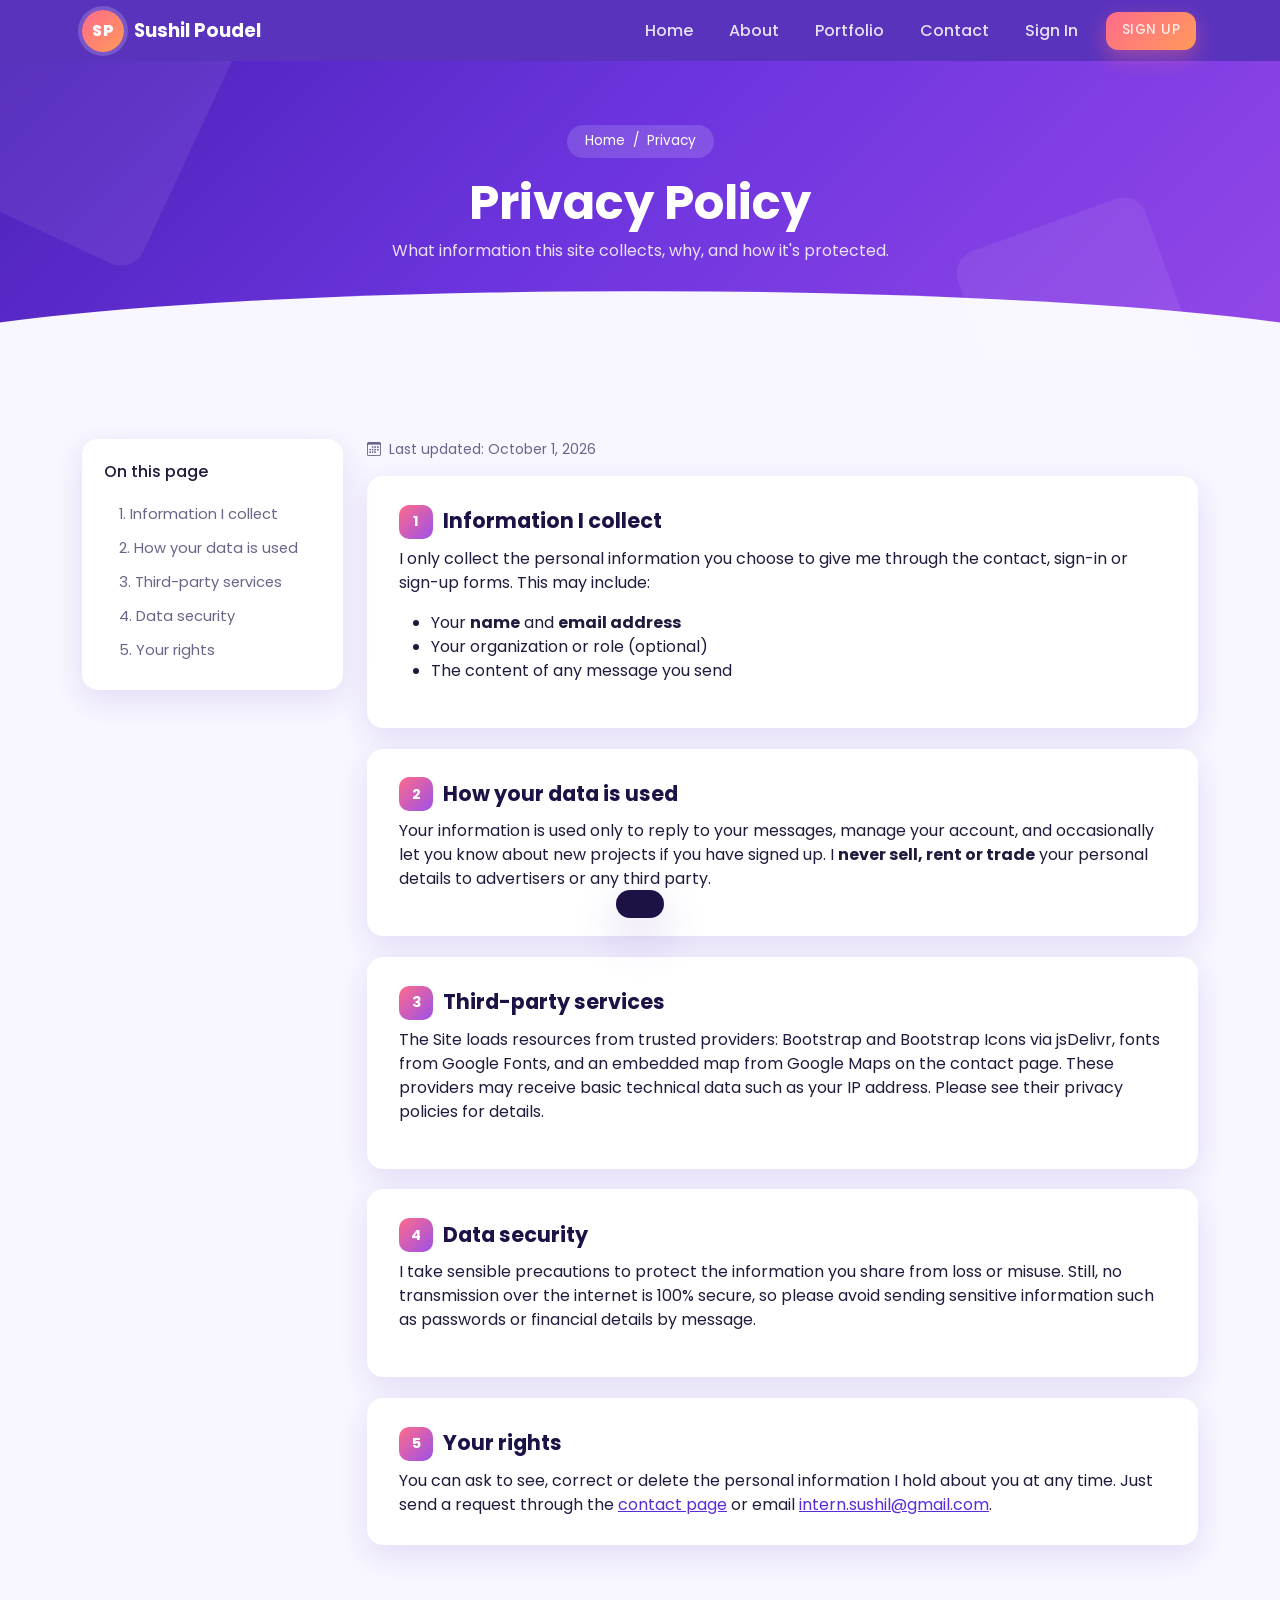
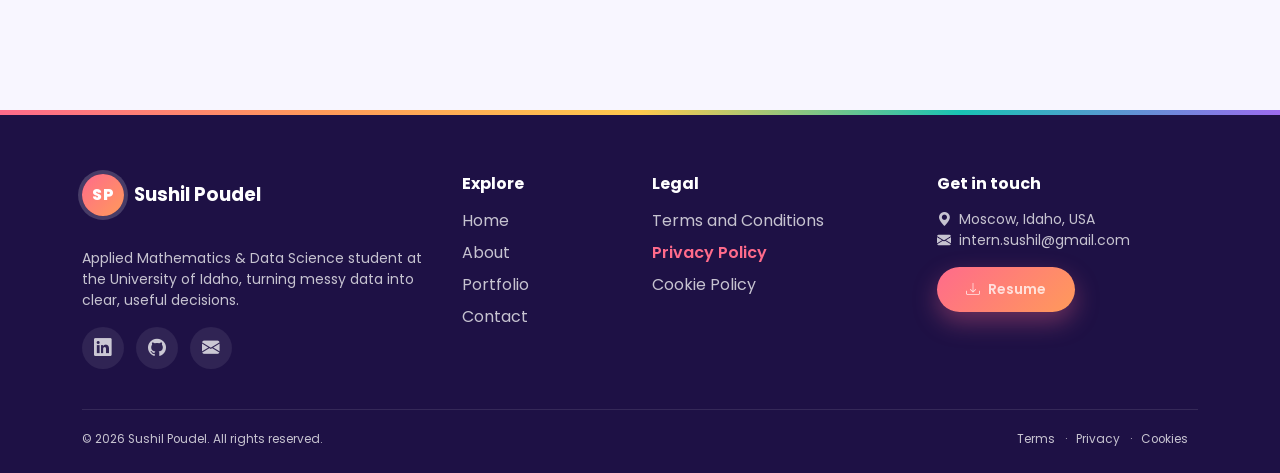
<file: privacy.html>
<!DOCTYPE html>
<html lang="en">
<head>
  <meta charset="UTF-8">
  <meta name="viewport" content="width=device-width, initial-scale=1.0">
  <meta name="description" content="Privacy Policy for this website.">
  <meta name="author" content="Sushil Poudel">
  <title>Privacy Policy | Sushil Poudel</title>
  <link rel="icon" type="image/png" sizes="32x32" href="images/favicon.png">
  <link rel="apple-touch-icon" sizes="180x180" href="images/apple-touch-icon.png">
  <link rel="canonical" href="https://sushilpoudel2005.github.io/portfolio-project-2/privacy.html">

  <!-- Link preview (LinkedIn, Facebook, iMessage, Slack) -->
  <meta property="og:type" content="website">
  <meta property="og:url" content="https://sushilpoudel2005.github.io/portfolio-project-2/privacy.html">
  <meta property="og:title" content="Privacy Policy | Sushil Poudel">
  <meta property="og:description" content="Privacy Policy for this website.">
  <meta property="og:image" content="https://sushilpoudel2005.github.io/portfolio-project-2/images/og-image.jpg">
  <meta property="og:image:width" content="1200">
  <meta property="og:image:height" content="630">
  <meta name="twitter:card" content="summary_large_image">
  <meta name="twitter:title" content="Privacy Policy | Sushil Poudel">
  <meta name="twitter:description" content="Privacy Policy for this website.">
  <meta name="twitter:image" content="https://sushilpoudel2005.github.io/portfolio-project-2/images/og-image.jpg">
  <link rel="preconnect" href="https://fonts.googleapis.com">
  <link rel="preconnect" href="https://fonts.gstatic.com" crossorigin>
  <link href="https://fonts.googleapis.com/css2?family=Poppins:wght@300;400;500;600;700;800&display=swap" rel="stylesheet">
  <link href="https://cdn.jsdelivr.net/npm/bootstrap@5.3.3/dist/css/bootstrap.min.css" rel="stylesheet">
  <link href="https://cdn.jsdelivr.net/npm/bootstrap-icons@1.11.3/font/bootstrap-icons.min.css" rel="stylesheet">
  <link rel="stylesheet" href="style.css">
</head>
<body>
  <header>
    <nav class="navbar navbar-expand-lg navbar-dark site-nav sticky-top" aria-label="Main navigation">
      <div class="container">
        <a class="brand-logo" href="index.html">
          <span class="brand-mark">SP</span>
          <span>Sushil Poudel</span>
        </a>
        <button class="navbar-toggler" type="button" data-bs-toggle="collapse" data-bs-target="#mainNav"
          aria-controls="mainNav" aria-expanded="false" aria-label="Toggle navigation">
          <span class="navbar-toggler-icon"></span>
        </button>
        <div class="collapse navbar-collapse" id="mainNav">
          <ul class="navbar-nav ms-auto align-items-lg-center">
            <li class="nav-item"><a class="nav-link" href="index.html">Home</a></li>
            <li class="nav-item"><a class="nav-link" href="about.html">About</a></li>
            <li class="nav-item"><a class="nav-link" href="portfolio.html">Portfolio</a></li>
            <li class="nav-item"><a class="nav-link" href="contact.html">Contact</a></li>
            <li class="nav-item"><a class="nav-link" href="signin.html">Sign In</a></li>
            <li class="nav-item ms-lg-2"><a class="nav-link btn-nav-cta" href="signup.html">Sign Up</a></li>
          </ul>
        </div>
      </div>
    </nav>
  </header>

  <main>
    <section class="page-banner">
      <div class="container position-relative">
        <div class="breadcrumb-pill"><a href="index.html">Home</a><span>/</span><span>Privacy</span></div>
        <h1>Privacy Policy</h1>
        <p>What information this site collects, why, and how it's protected.</p>
      </div>
      <div class="banner-curve"></div>
    </section>

    <section class="section">
      <div class="container">
        <div class="row g-4">
          <aside class="col-lg-3 d-none d-lg-block">
            <nav class="legal-nav" aria-label="On this page">
              <h3 class="h6 mb-3">On this page</h3>
              <a href="#s1">1. Information I collect</a>
              <a href="#s2">2. How your data is used</a>
              <a href="#s3">3. Third-party services</a>
              <a href="#s4">4. Data security</a>
              <a href="#s5">5. Your rights</a>
            </nav>
          </aside>
          <div class="col-lg-9 legal-content">
            <p class="small text-muted-soft"><i class="bi bi-calendar3 me-2"></i>Last updated: <time datetime="2026-10-01">October 1, 2026</time></p>
          <section id="s1" class="reveal">
            <h2><span class="num">1</span>Information I collect</h2>
            <p>I only collect the personal information you choose to give me through the contact, sign-in or sign-up forms.
              This may include:</p>
            <ul>
              <li>Your <strong>name</strong> and <strong>email address</strong></li>
              <li>Your organization or role (optional)</li>
              <li>The content of any message you send</li>
            </ul>
          </section>
          <section id="s2" class="reveal">
            <h2><span class="num">2</span>How your data is used</h2>
            <p>Your information is used only to reply to your messages, manage your account, and occasionally let you know
              about new projects if you have signed up. I <strong>never sell, rent or trade</strong> your personal details to
              advertisers or any third party.</p>
          </section>
          <section id="s3" class="reveal">
            <h2><span class="num">3</span>Third-party services</h2>
            <p>The Site loads resources from trusted providers: Bootstrap and Bootstrap Icons via jsDelivr, fonts from
              Google Fonts, and an embedded map from Google Maps on the contact page. These providers may receive basic
              technical data such as your IP address. Please see their privacy policies for details.</p>
          </section>
          <section id="s4" class="reveal">
            <h2><span class="num">4</span>Data security</h2>
            <p>I take sensible precautions to protect the information you share from loss or misuse. Still, no
              transmission over the internet is 100% secure, so please avoid sending sensitive information such as
              passwords or financial details by message.</p>
          </section>
          <section id="s5" class="reveal">
            <h2><span class="num">5</span>Your rights</h2>
            <p class="mb-0">You can ask to see, correct or delete the personal information I hold about you at any time. Just send a
              request through the <a href="contact.html">contact page</a> or email
              <a href="mailto:intern.sushil@gmail.com">intern.sushil@gmail.com</a>.</p>
          </section>

          </div>
        </div>
      </div>
    </section>
  </main>

  <footer class="site-footer">
    <div class="container">
      <div class="row g-4">
        <div class="col-lg-4 col-md-6">
          <a class="brand-logo mb-3" href="index.html"><span class="brand-mark">SP</span><span>Sushil Poudel</span></a>
          <p class="small mt-3">Applied Mathematics &amp; Data Science student at the University of Idaho, turning messy data into clear, useful decisions.</p>
          <div class="social mt-3">
            <a href="https://www.linkedin.com/in/poudelsushil" target="_blank" rel="noopener" aria-label="LinkedIn"><i class="bi bi-linkedin"></i></a>
            <a href="https://github.com/SushilPoudel2005" target="_blank" rel="noopener" aria-label="GitHub"><i class="bi bi-github"></i></a>
            <a href="mailto:intern.sushil@gmail.com" aria-label="Email"><i class="bi bi-envelope-fill"></i></a>
          </div>
        </div>
        <div class="col-lg-2 col-md-6 col-6">
          <h5>Explore</h5>
          <ul class="list-unstyled footer-links">
            <li><a href="index.html">Home</a></li>
            <li><a href="about.html">About</a></li>
            <li><a href="portfolio.html">Portfolio</a></li>
            <li><a href="contact.html">Contact</a></li>
          </ul>
        </div>
        <div class="col-lg-3 col-md-6 col-6">
          <h5>Legal</h5>
          <ul class="list-unstyled footer-links">
            <li><a href="terms.html">Terms and Conditions</a></li>
            <li><a href="privacy.html" class="active" aria-current="page">Privacy Policy</a></li>
            <li><a href="cookie.html">Cookie Policy</a></li>
          </ul>
        </div>
        <div class="col-lg-3 col-md-6">
          <h5>Get in touch</h5>
          <address class="small mb-0">
            <i class="bi bi-geo-alt-fill me-2"></i>Moscow, Idaho, USA<br>
            <i class="bi bi-envelope-fill me-2"></i><a href="mailto:intern.sushil@gmail.com">intern.sushil@gmail.com</a>
          </address>
          <a href="assets/Sushil_Poudel_Resume.pdf" download class="btn btn-gradient btn-sm mt-3"><i class="bi bi-download me-2"></i>Resume</a>
        </div>
      </div>
      <div class="footer-bottom d-flex flex-column flex-md-row justify-content-between align-items-center gap-2">
        <small>&copy; <span class="year">2026</span> Sushil Poudel. All rights reserved.</small>
        <nav class="legal-menu small" aria-label="Legal">
          <a href="terms.html">Terms</a>&middot;<a href="privacy.html">Privacy</a>&middot;<a href="cookie.html">Cookies</a>
        </nav>
      </div>
    </div>
  </footer>

  <button class="back-to-top" type="button" aria-label="Back to top"><i class="bi bi-arrow-up"></i></button>
  <div class="form-toast" role="status" aria-live="polite"></div>

  <script src="https://cdn.jsdelivr.net/npm/bootstrap@5.3.3/dist/js/bootstrap.bundle.min.js"></script>
  <script src="js/main.js"></script>
</body>
</html>
</file>
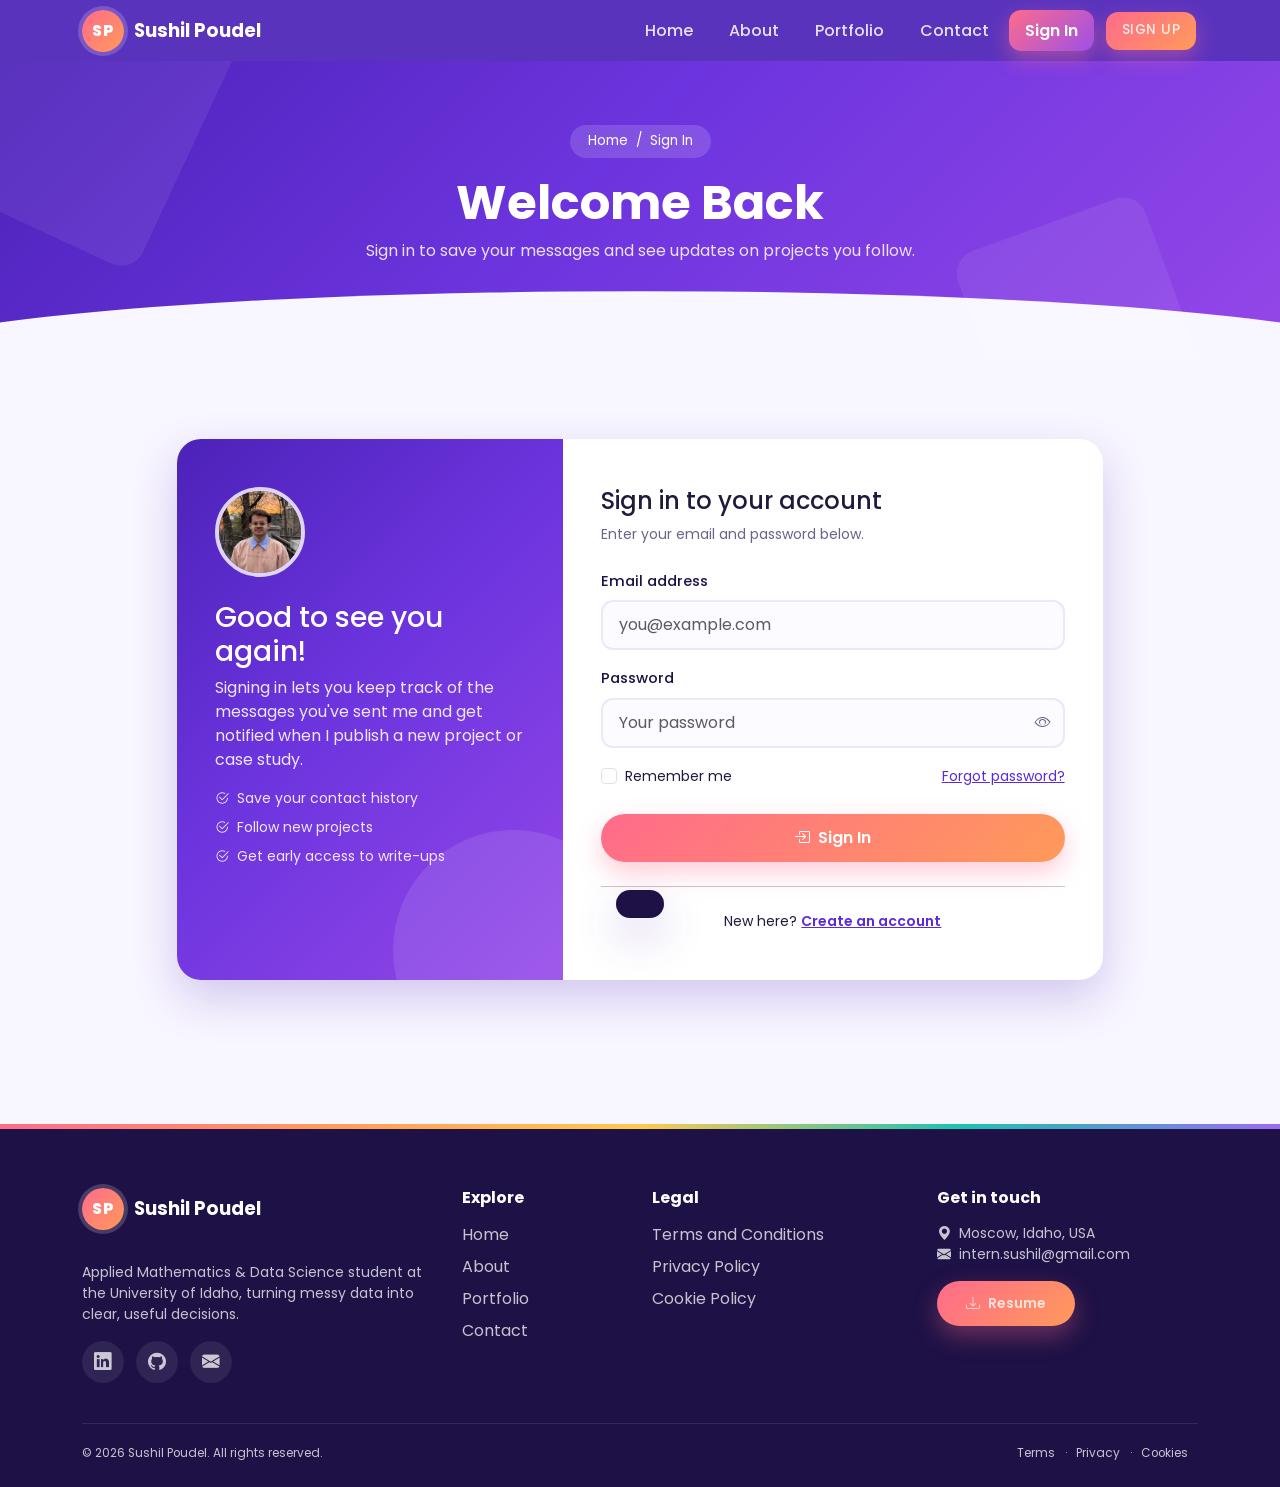
<file: signin.html>
<!DOCTYPE html>
<html lang="en">
<head>
  <meta charset="UTF-8">
  <meta name="viewport" content="width=device-width, initial-scale=1.0">
  <meta name="description" content="Sign in to your account.">
  <meta name="author" content="Sushil Poudel">
  <title>Sign In | Sushil Poudel</title>
  <link rel="icon" type="image/png" sizes="32x32" href="images/favicon.png">
  <link rel="apple-touch-icon" sizes="180x180" href="images/apple-touch-icon.png">
  <link rel="canonical" href="https://sushilpoudel2005.github.io/portfolio-project-2/signin.html">

  <!-- Link preview (LinkedIn, Facebook, iMessage, Slack) -->
  <meta property="og:type" content="website">
  <meta property="og:url" content="https://sushilpoudel2005.github.io/portfolio-project-2/signin.html">
  <meta property="og:title" content="Sign In | Sushil Poudel">
  <meta property="og:description" content="Sign in to your account.">
  <meta property="og:image" content="https://sushilpoudel2005.github.io/portfolio-project-2/images/og-image.jpg">
  <meta property="og:image:width" content="1200">
  <meta property="og:image:height" content="630">
  <meta name="twitter:card" content="summary_large_image">
  <meta name="twitter:title" content="Sign In | Sushil Poudel">
  <meta name="twitter:description" content="Sign in to your account.">
  <meta name="twitter:image" content="https://sushilpoudel2005.github.io/portfolio-project-2/images/og-image.jpg">
  <link rel="preconnect" href="https://fonts.googleapis.com">
  <link rel="preconnect" href="https://fonts.gstatic.com" crossorigin>
  <link href="https://fonts.googleapis.com/css2?family=Poppins:wght@300;400;500;600;700;800&display=swap" rel="stylesheet">
  <link href="https://cdn.jsdelivr.net/npm/bootstrap@5.3.3/dist/css/bootstrap.min.css" rel="stylesheet">
  <link href="https://cdn.jsdelivr.net/npm/bootstrap-icons@1.11.3/font/bootstrap-icons.min.css" rel="stylesheet">
  <link rel="stylesheet" href="style.css">
</head>
<body>
  <header>
    <nav class="navbar navbar-expand-lg navbar-dark site-nav sticky-top" aria-label="Main navigation">
      <div class="container">
        <a class="brand-logo" href="index.html">
          <span class="brand-mark">SP</span>
          <span>Sushil Poudel</span>
        </a>
        <button class="navbar-toggler" type="button" data-bs-toggle="collapse" data-bs-target="#mainNav"
          aria-controls="mainNav" aria-expanded="false" aria-label="Toggle navigation">
          <span class="navbar-toggler-icon"></span>
        </button>
        <div class="collapse navbar-collapse" id="mainNav">
          <ul class="navbar-nav ms-auto align-items-lg-center">
            <li class="nav-item"><a class="nav-link" href="index.html">Home</a></li>
            <li class="nav-item"><a class="nav-link" href="about.html">About</a></li>
            <li class="nav-item"><a class="nav-link" href="portfolio.html">Portfolio</a></li>
            <li class="nav-item"><a class="nav-link" href="contact.html">Contact</a></li>
            <li class="nav-item"><a class="nav-link active" aria-current="page" href="signin.html">Sign In</a></li>
            <li class="nav-item ms-lg-2"><a class="nav-link btn-nav-cta" href="signup.html">Sign Up</a></li>
          </ul>
        </div>
      </div>
    </nav>
  </header>

  <main>
    <section class="page-banner">
      <div class="container position-relative">
        <div class="breadcrumb-pill"><a href="index.html">Home</a><span>/</span><span>Sign In</span></div>
        <h1>Welcome Back</h1>
        <p>Sign in to save your messages and see updates on projects you follow.</p>
      </div>
      <div class="banner-curve"></div>
    </section>

    <section class="section">
      <div class="container">
        <div class="row justify-content-center">
          <div class="col-lg-10 reveal">
            <div class="auth-shell row g-0">
              <aside class="col-md-5">
                <div class="auth-side">
                  <img src="images/profile-square.jpg" alt="Sushil Poudel" class="mini-avatar mb-4" width="400" height="400" loading="lazy" decoding="async">
                  <h2 class="h3">Good to see you again!</h2>
                  <p>
                    Signing in lets you keep track of the messages you've sent me and get notified when I publish
                    a new project or case study.
                  </p>
                  <ul class="list-unstyled small mb-0 position-relative" style="z-index:1">
                    <li class="mb-2"><i class="bi bi-check2-circle me-2"></i>Save your contact history</li>
                    <li class="mb-2"><i class="bi bi-check2-circle me-2"></i>Follow new projects</li>
                    <li><i class="bi bi-check2-circle me-2"></i>Get early access to write-ups</li>
                  </ul>
                </div>
              </aside>
              <div class="col-md-7">
                <div class="auth-form">
                  <h3 class="h4">Sign in to your account</h3>
                  <p class="text-muted-soft small mb-4">Enter your email and password below.</p>
                  <form class="needs-validation" novalidate data-success="Signed in successfully! &#127881;">
                    <div class="mb-3">
                      <label for="signinEmail" class="form-label">Email address</label>
                      <input type="email" class="form-control" id="signinEmail" placeholder="you@example.com" autocomplete="email" required>
                      <div class="invalid-feedback">Please enter a valid email.</div>
                    </div>
                    <div class="mb-3">
                      <label for="signinPassword" class="form-label">Password</label>
                      <div class="input-group has-validation">
                        <input type="password" class="form-control" id="signinPassword" placeholder="Your password" autocomplete="current-password" minlength="6" required>
                        <button class="btn btn-eye" type="button" data-target="signinPassword" aria-label="Show password"><i class="bi bi-eye"></i></button>
                        <div class="invalid-feedback">Password must be at least 6 characters.</div>
                      </div>
                    </div>
                    <div class="d-flex justify-content-between align-items-center mb-4">
                      <div class="form-check">
                        <input class="form-check-input" type="checkbox" id="rememberMe">
                        <label class="form-check-label small" for="rememberMe">Remember me</label>
                      </div>
                      <a href="contact.html" class="small">Forgot password?</a>
                    </div>
                    <button type="submit" class="btn btn-gradient w-100"><i class="bi bi-box-arrow-in-right me-2"></i>Sign In</button>
                  </form>
                  <hr class="my-4">
                  <p class="text-center small mb-0">New here? <a href="signup.html" class="fw-semibold">Create an account</a></p>
                </div>
              </div>
            </div>
          </div>
        </div>
      </div>
    </section>
  </main>

  <footer class="site-footer">
    <div class="container">
      <div class="row g-4">
        <div class="col-lg-4 col-md-6">
          <a class="brand-logo mb-3" href="index.html"><span class="brand-mark">SP</span><span>Sushil Poudel</span></a>
          <p class="small mt-3">Applied Mathematics &amp; Data Science student at the University of Idaho, turning messy data into clear, useful decisions.</p>
          <div class="social mt-3">
            <a href="https://www.linkedin.com/in/poudelsushil" target="_blank" rel="noopener" aria-label="LinkedIn"><i class="bi bi-linkedin"></i></a>
            <a href="https://github.com/SushilPoudel2005" target="_blank" rel="noopener" aria-label="GitHub"><i class="bi bi-github"></i></a>
            <a href="mailto:intern.sushil@gmail.com" aria-label="Email"><i class="bi bi-envelope-fill"></i></a>
          </div>
        </div>
        <div class="col-lg-2 col-md-6 col-6">
          <h5>Explore</h5>
          <ul class="list-unstyled footer-links">
            <li><a href="index.html">Home</a></li>
            <li><a href="about.html">About</a></li>
            <li><a href="portfolio.html">Portfolio</a></li>
            <li><a href="contact.html">Contact</a></li>
          </ul>
        </div>
        <div class="col-lg-3 col-md-6 col-6">
          <h5>Legal</h5>
          <ul class="list-unstyled footer-links">
            <li><a href="terms.html">Terms and Conditions</a></li>
            <li><a href="privacy.html">Privacy Policy</a></li>
            <li><a href="cookie.html">Cookie Policy</a></li>
          </ul>
        </div>
        <div class="col-lg-3 col-md-6">
          <h5>Get in touch</h5>
          <address class="small mb-0">
            <i class="bi bi-geo-alt-fill me-2"></i>Moscow, Idaho, USA<br>
            <i class="bi bi-envelope-fill me-2"></i><a href="mailto:intern.sushil@gmail.com">intern.sushil@gmail.com</a>
          </address>
          <a href="assets/Sushil_Poudel_Resume.pdf" download class="btn btn-gradient btn-sm mt-3"><i class="bi bi-download me-2"></i>Resume</a>
        </div>
      </div>
      <div class="footer-bottom d-flex flex-column flex-md-row justify-content-between align-items-center gap-2">
        <small>&copy; <span class="year">2026</span> Sushil Poudel. All rights reserved.</small>
        <nav class="legal-menu small" aria-label="Legal">
          <a href="terms.html">Terms</a>&middot;<a href="privacy.html">Privacy</a>&middot;<a href="cookie.html">Cookies</a>
        </nav>
      </div>
    </div>
  </footer>

  <button class="back-to-top" type="button" aria-label="Back to top"><i class="bi bi-arrow-up"></i></button>
  <div class="form-toast" role="status" aria-live="polite"></div>

  <script src="https://cdn.jsdelivr.net/npm/bootstrap@5.3.3/dist/js/bootstrap.bundle.min.js"></script>
  <script src="js/main.js"></script>
</body>
</html>
</file>
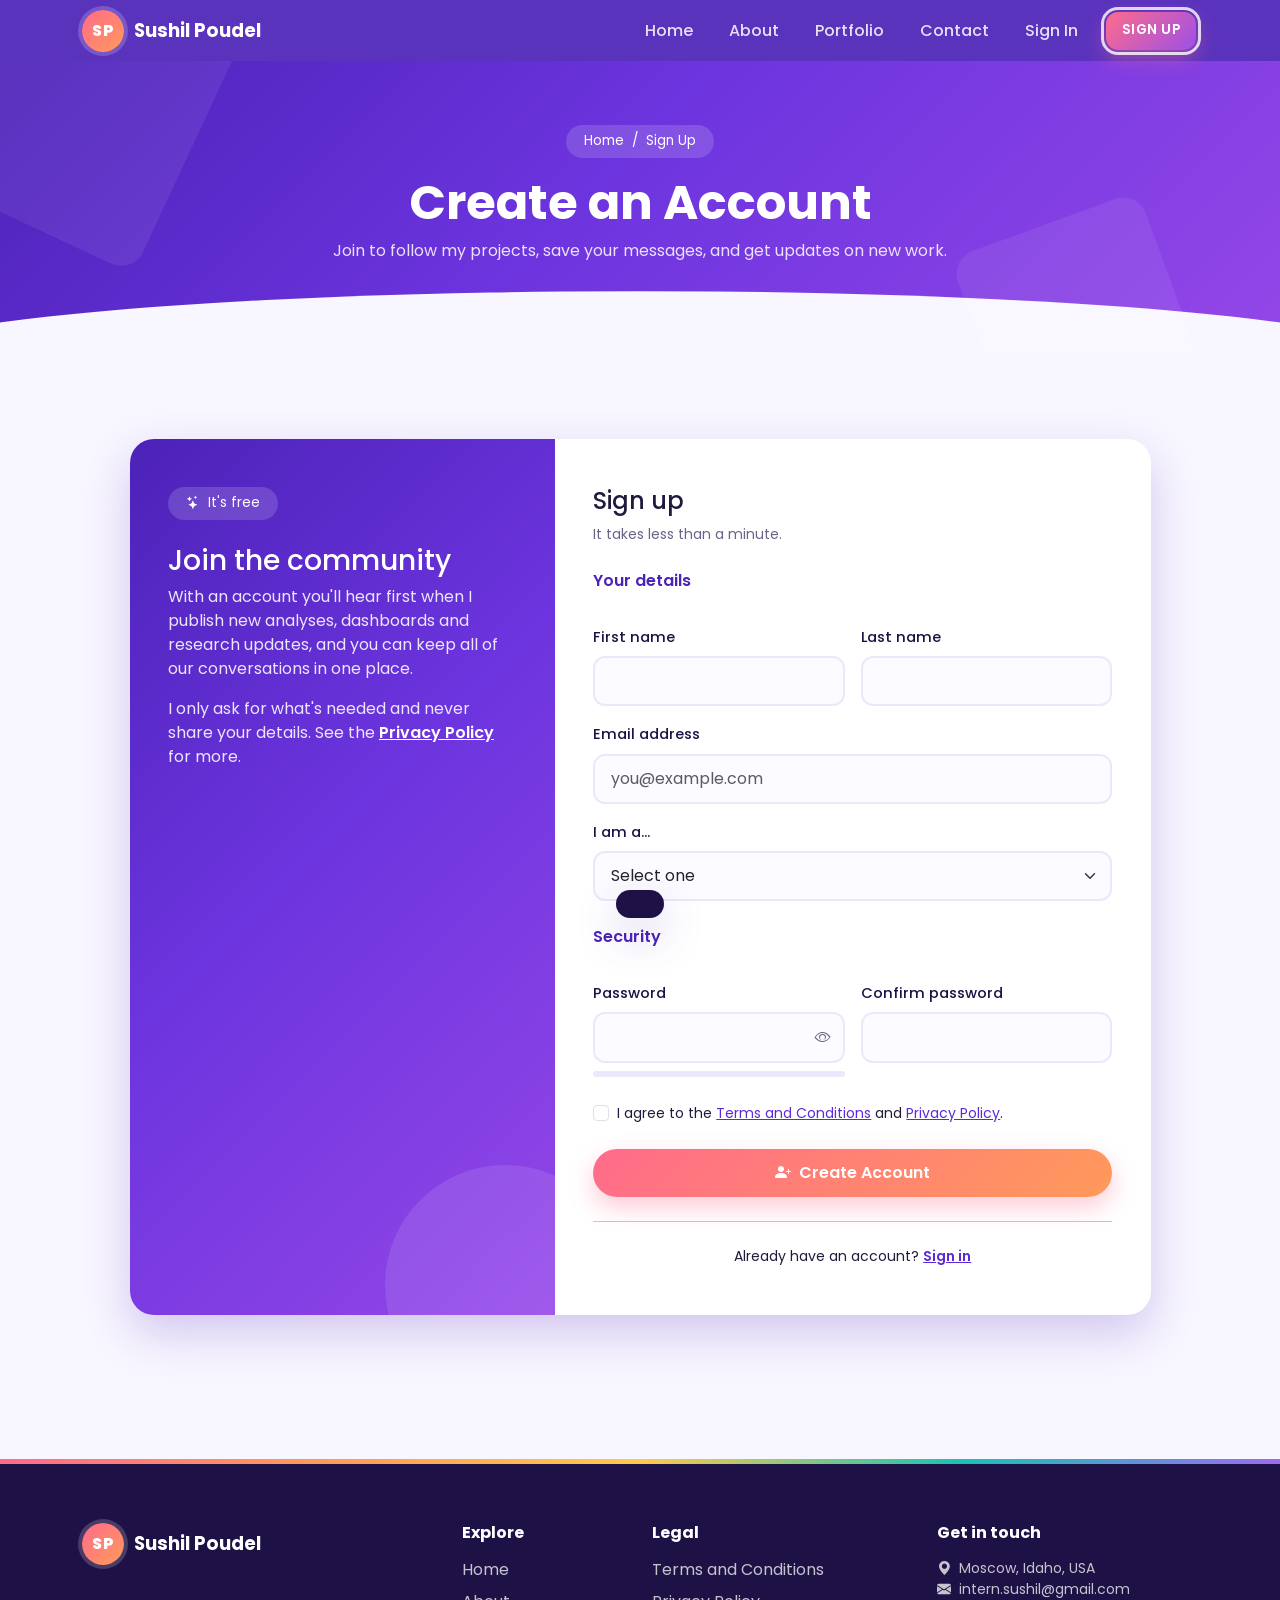
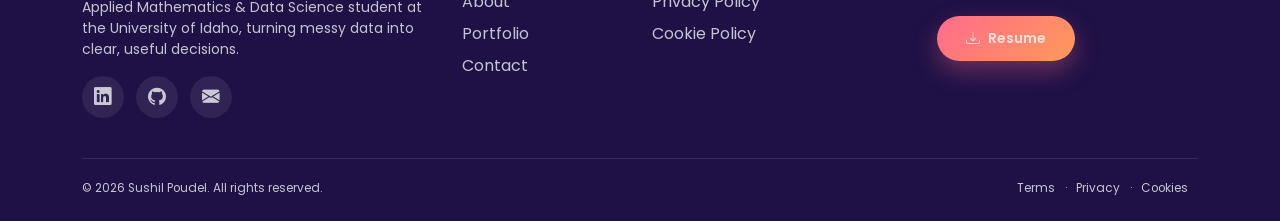
<file: signup.html>
<!DOCTYPE html>
<html lang="en">
<head>
  <meta charset="UTF-8">
  <meta name="viewport" content="width=device-width, initial-scale=1.0">
  <meta name="description" content="Create a new account.">
  <meta name="author" content="Sushil Poudel">
  <title>Sign Up | Sushil Poudel</title>
  <link rel="icon" type="image/png" sizes="32x32" href="images/favicon.png">
  <link rel="apple-touch-icon" sizes="180x180" href="images/apple-touch-icon.png">
  <link rel="canonical" href="https://sushilpoudel2005.github.io/portfolio-project-2/signup.html">

  <!-- Link preview (LinkedIn, Facebook, iMessage, Slack) -->
  <meta property="og:type" content="website">
  <meta property="og:url" content="https://sushilpoudel2005.github.io/portfolio-project-2/signup.html">
  <meta property="og:title" content="Sign Up | Sushil Poudel">
  <meta property="og:description" content="Create a new account.">
  <meta property="og:image" content="https://sushilpoudel2005.github.io/portfolio-project-2/images/og-image.jpg">
  <meta property="og:image:width" content="1200">
  <meta property="og:image:height" content="630">
  <meta name="twitter:card" content="summary_large_image">
  <meta name="twitter:title" content="Sign Up | Sushil Poudel">
  <meta name="twitter:description" content="Create a new account.">
  <meta name="twitter:image" content="https://sushilpoudel2005.github.io/portfolio-project-2/images/og-image.jpg">
  <link rel="preconnect" href="https://fonts.googleapis.com">
  <link rel="preconnect" href="https://fonts.gstatic.com" crossorigin>
  <link href="https://fonts.googleapis.com/css2?family=Poppins:wght@300;400;500;600;700;800&display=swap" rel="stylesheet">
  <link href="https://cdn.jsdelivr.net/npm/bootstrap@5.3.3/dist/css/bootstrap.min.css" rel="stylesheet">
  <link href="https://cdn.jsdelivr.net/npm/bootstrap-icons@1.11.3/font/bootstrap-icons.min.css" rel="stylesheet">
  <link rel="stylesheet" href="style.css">
</head>
<body>
  <header>
    <nav class="navbar navbar-expand-lg navbar-dark site-nav sticky-top" aria-label="Main navigation">
      <div class="container">
        <a class="brand-logo" href="index.html">
          <span class="brand-mark">SP</span>
          <span>Sushil Poudel</span>
        </a>
        <button class="navbar-toggler" type="button" data-bs-toggle="collapse" data-bs-target="#mainNav"
          aria-controls="mainNav" aria-expanded="false" aria-label="Toggle navigation">
          <span class="navbar-toggler-icon"></span>
        </button>
        <div class="collapse navbar-collapse" id="mainNav">
          <ul class="navbar-nav ms-auto align-items-lg-center">
            <li class="nav-item"><a class="nav-link" href="index.html">Home</a></li>
            <li class="nav-item"><a class="nav-link" href="about.html">About</a></li>
            <li class="nav-item"><a class="nav-link" href="portfolio.html">Portfolio</a></li>
            <li class="nav-item"><a class="nav-link" href="contact.html">Contact</a></li>
            <li class="nav-item"><a class="nav-link" href="signin.html">Sign In</a></li>
            <li class="nav-item ms-lg-2"><a class="nav-link btn-nav-cta active" aria-current="page" href="signup.html">Sign Up</a></li>
          </ul>
        </div>
      </div>
    </nav>
  </header>

  <main>
    <section class="page-banner">
      <div class="container position-relative">
        <div class="breadcrumb-pill"><a href="index.html">Home</a><span>/</span><span>Sign Up</span></div>
        <h1>Create an Account</h1>
        <p>Join to follow my projects, save your messages, and get updates on new work.</p>
      </div>
      <div class="banner-curve"></div>
    </section>

    <section class="section">
      <div class="container">
        <div class="row justify-content-center">
          <div class="col-lg-11 reveal">
            <div class="auth-shell row g-0">
              <aside class="col-md-5">
                <div class="auth-side">
                  <span class="breadcrumb-pill mb-4"><i class="bi bi-stars"></i>It's free</span>
                  <h2 class="h3">Join the community</h2>
                  <p>
                    With an account you'll hear first when I publish new analyses, dashboards and research updates,
                    and you can keep all of our conversations in one place.
                  </p>
                  <p>
                    I only ask for what's needed and never share your details. See the
                    <a href="privacy.html" class="text-white fw-semibold">Privacy Policy</a> for more.
                  </p>
                </div>
              </aside>
              <div class="col-md-7">
                <div class="auth-form">
                  <h3 class="h4">Sign up</h3>
                  <p class="text-muted-soft small mb-4">It takes less than a minute.</p>
                  <form class="needs-validation" novalidate data-success="Account created! Welcome aboard. &#128640;">
                    <fieldset class="mb-2">
                      <legend class="mb-3">Your details</legend>
                      <div class="row g-3">
                        <div class="col-sm-6">
                          <label for="firstName" class="form-label">First name</label>
                          <input type="text" class="form-control" id="firstName" autocomplete="given-name" required>
                          <div class="invalid-feedback">Required.</div>
                        </div>
                        <div class="col-sm-6">
                          <label for="lastName" class="form-label">Last name</label>
                          <input type="text" class="form-control" id="lastName" autocomplete="family-name" required>
                          <div class="invalid-feedback">Required.</div>
                        </div>
                        <div class="col-12">
                          <label for="signupEmail" class="form-label">Email address</label>
                          <input type="email" class="form-control" id="signupEmail" placeholder="you@example.com" autocomplete="email" required>
                          <div class="invalid-feedback">Please enter a valid email.</div>
                        </div>
                        <div class="col-12">
                          <label for="signupRole" class="form-label">I am a...</label>
                          <select class="form-select" id="signupRole" required>
                            <option value="" selected disabled>Select one</option>
                            <option>Recruiter / Employer</option>
                            <option>Student</option>
                            <option>Researcher</option>
                            <option>Other</option>
                          </select>
                          <div class="invalid-feedback">Please choose an option.</div>
                        </div>
                      </div>
                    </fieldset>
                    <fieldset class="mt-4">
                      <legend class="mb-3">Security</legend>
                      <div class="row g-3">
                        <div class="col-sm-6">
                          <label for="signupPassword" class="form-label">Password</label>
                          <div class="input-group has-validation">
                            <input type="password" class="form-control" id="signupPassword" autocomplete="new-password" minlength="8" required>
                            <button class="btn btn-eye" type="button" data-target="signupPassword" aria-label="Show password"><i class="bi bi-eye"></i></button>
                            <div class="invalid-feedback">At least 8 characters.</div>
                          </div>
                          <div class="strength"><span></span></div>
                          <small id="strengthText" class="text-muted-soft"></small>
                        </div>
                        <div class="col-sm-6">
                          <label for="signupConfirm" class="form-label">Confirm password</label>
                          <input type="password" class="form-control" id="signupConfirm" autocomplete="new-password" required>
                          <div class="invalid-feedback">Passwords must match.</div>
                        </div>
                      </div>
                    </fieldset>
                    <div class="form-check my-4">
                      <input class="form-check-input" type="checkbox" id="agreeTerms" required>
                      <label class="form-check-label small" for="agreeTerms">
                        I agree to the <a href="terms.html">Terms and Conditions</a> and <a href="privacy.html">Privacy Policy</a>.
                      </label>
                      <div class="invalid-feedback">You must agree to continue.</div>
                    </div>
                    <button type="submit" class="btn btn-gradient w-100"><i class="bi bi-person-plus-fill me-2"></i>Create Account</button>
                  </form>
                  <hr class="my-4">
                  <p class="text-center small mb-0">Already have an account? <a href="signin.html" class="fw-semibold">Sign in</a></p>
                </div>
              </div>
            </div>
          </div>
        </div>
      </div>
    </section>
  </main>

  <footer class="site-footer">
    <div class="container">
      <div class="row g-4">
        <div class="col-lg-4 col-md-6">
          <a class="brand-logo mb-3" href="index.html"><span class="brand-mark">SP</span><span>Sushil Poudel</span></a>
          <p class="small mt-3">Applied Mathematics &amp; Data Science student at the University of Idaho, turning messy data into clear, useful decisions.</p>
          <div class="social mt-3">
            <a href="https://www.linkedin.com/in/poudelsushil" target="_blank" rel="noopener" aria-label="LinkedIn"><i class="bi bi-linkedin"></i></a>
            <a href="https://github.com/SushilPoudel2005" target="_blank" rel="noopener" aria-label="GitHub"><i class="bi bi-github"></i></a>
            <a href="mailto:intern.sushil@gmail.com" aria-label="Email"><i class="bi bi-envelope-fill"></i></a>
          </div>
        </div>
        <div class="col-lg-2 col-md-6 col-6">
          <h5>Explore</h5>
          <ul class="list-unstyled footer-links">
            <li><a href="index.html">Home</a></li>
            <li><a href="about.html">About</a></li>
            <li><a href="portfolio.html">Portfolio</a></li>
            <li><a href="contact.html">Contact</a></li>
          </ul>
        </div>
        <div class="col-lg-3 col-md-6 col-6">
          <h5>Legal</h5>
          <ul class="list-unstyled footer-links">
            <li><a href="terms.html">Terms and Conditions</a></li>
            <li><a href="privacy.html">Privacy Policy</a></li>
            <li><a href="cookie.html">Cookie Policy</a></li>
          </ul>
        </div>
        <div class="col-lg-3 col-md-6">
          <h5>Get in touch</h5>
          <address class="small mb-0">
            <i class="bi bi-geo-alt-fill me-2"></i>Moscow, Idaho, USA<br>
            <i class="bi bi-envelope-fill me-2"></i><a href="mailto:intern.sushil@gmail.com">intern.sushil@gmail.com</a>
          </address>
          <a href="assets/Sushil_Poudel_Resume.pdf" download class="btn btn-gradient btn-sm mt-3"><i class="bi bi-download me-2"></i>Resume</a>
        </div>
      </div>
      <div class="footer-bottom d-flex flex-column flex-md-row justify-content-between align-items-center gap-2">
        <small>&copy; <span class="year">2026</span> Sushil Poudel. All rights reserved.</small>
        <nav class="legal-menu small" aria-label="Legal">
          <a href="terms.html">Terms</a>&middot;<a href="privacy.html">Privacy</a>&middot;<a href="cookie.html">Cookies</a>
        </nav>
      </div>
    </div>
  </footer>

  <button class="back-to-top" type="button" aria-label="Back to top"><i class="bi bi-arrow-up"></i></button>
  <div class="form-toast" role="status" aria-live="polite"></div>

  <script src="https://cdn.jsdelivr.net/npm/bootstrap@5.3.3/dist/js/bootstrap.bundle.min.js"></script>
  <script src="js/main.js"></script>
</body>
</html>
</file>
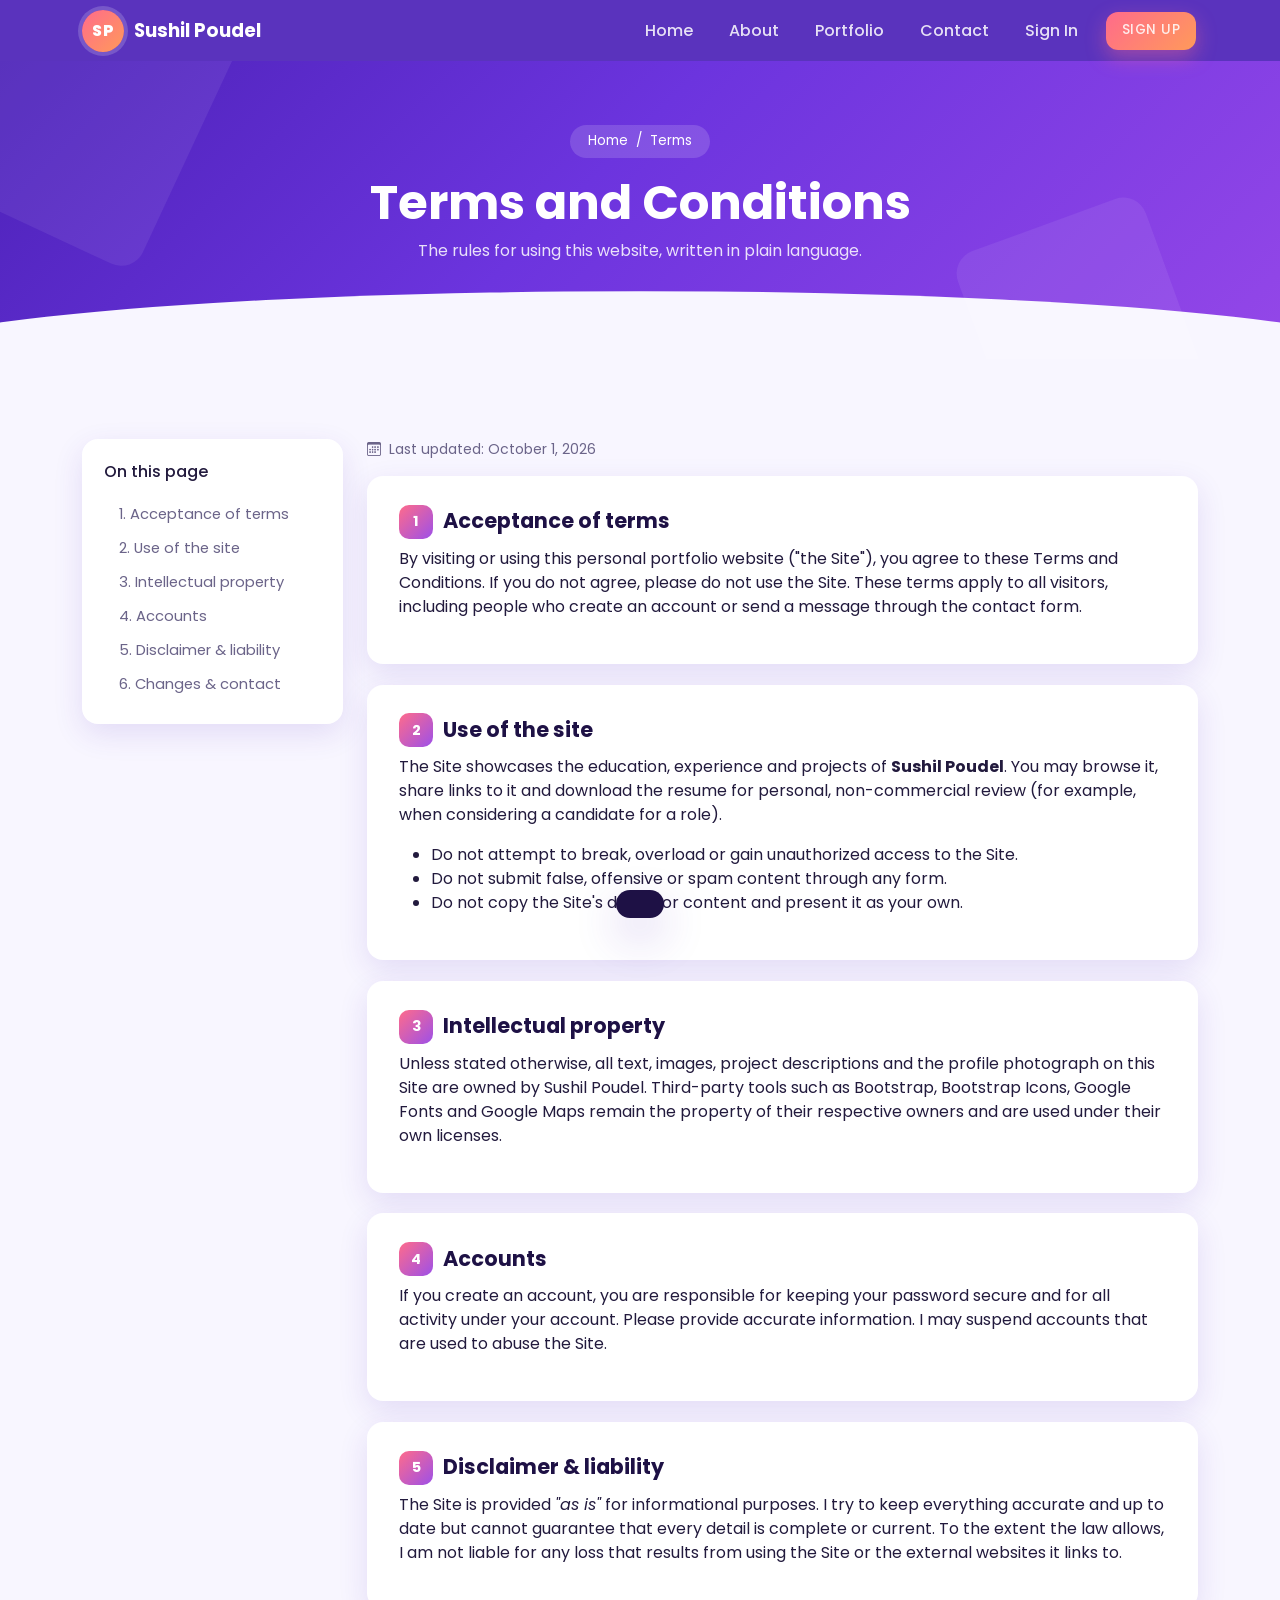
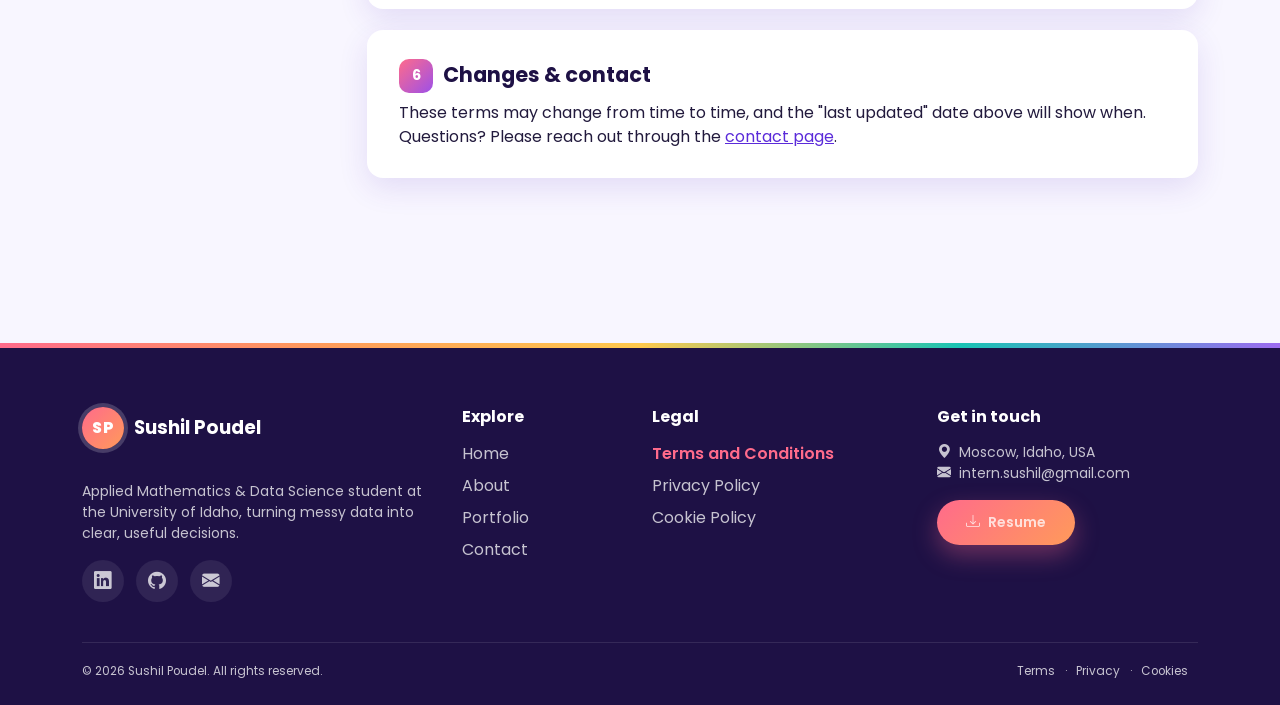
<file: terms.html>
<!DOCTYPE html>
<html lang="en">
<head>
  <meta charset="UTF-8">
  <meta name="viewport" content="width=device-width, initial-scale=1.0">
  <meta name="description" content="Terms and Conditions for using this website.">
  <meta name="author" content="Sushil Poudel">
  <title>Terms and Conditions | Sushil Poudel</title>
  <link rel="icon" type="image/png" sizes="32x32" href="images/favicon.png">
  <link rel="apple-touch-icon" sizes="180x180" href="images/apple-touch-icon.png">
  <link rel="canonical" href="https://sushilpoudel2005.github.io/portfolio-project-2/terms.html">

  <!-- Link preview (LinkedIn, Facebook, iMessage, Slack) -->
  <meta property="og:type" content="website">
  <meta property="og:url" content="https://sushilpoudel2005.github.io/portfolio-project-2/terms.html">
  <meta property="og:title" content="Terms and Conditions | Sushil Poudel">
  <meta property="og:description" content="Terms and Conditions for using this website.">
  <meta property="og:image" content="https://sushilpoudel2005.github.io/portfolio-project-2/images/og-image.jpg">
  <meta property="og:image:width" content="1200">
  <meta property="og:image:height" content="630">
  <meta name="twitter:card" content="summary_large_image">
  <meta name="twitter:title" content="Terms and Conditions | Sushil Poudel">
  <meta name="twitter:description" content="Terms and Conditions for using this website.">
  <meta name="twitter:image" content="https://sushilpoudel2005.github.io/portfolio-project-2/images/og-image.jpg">
  <link rel="preconnect" href="https://fonts.googleapis.com">
  <link rel="preconnect" href="https://fonts.gstatic.com" crossorigin>
  <link href="https://fonts.googleapis.com/css2?family=Poppins:wght@300;400;500;600;700;800&display=swap" rel="stylesheet">
  <link href="https://cdn.jsdelivr.net/npm/bootstrap@5.3.3/dist/css/bootstrap.min.css" rel="stylesheet">
  <link href="https://cdn.jsdelivr.net/npm/bootstrap-icons@1.11.3/font/bootstrap-icons.min.css" rel="stylesheet">
  <link rel="stylesheet" href="style.css">
</head>
<body>
  <header>
    <nav class="navbar navbar-expand-lg navbar-dark site-nav sticky-top" aria-label="Main navigation">
      <div class="container">
        <a class="brand-logo" href="index.html">
          <span class="brand-mark">SP</span>
          <span>Sushil Poudel</span>
        </a>
        <button class="navbar-toggler" type="button" data-bs-toggle="collapse" data-bs-target="#mainNav"
          aria-controls="mainNav" aria-expanded="false" aria-label="Toggle navigation">
          <span class="navbar-toggler-icon"></span>
        </button>
        <div class="collapse navbar-collapse" id="mainNav">
          <ul class="navbar-nav ms-auto align-items-lg-center">
            <li class="nav-item"><a class="nav-link" href="index.html">Home</a></li>
            <li class="nav-item"><a class="nav-link" href="about.html">About</a></li>
            <li class="nav-item"><a class="nav-link" href="portfolio.html">Portfolio</a></li>
            <li class="nav-item"><a class="nav-link" href="contact.html">Contact</a></li>
            <li class="nav-item"><a class="nav-link" href="signin.html">Sign In</a></li>
            <li class="nav-item ms-lg-2"><a class="nav-link btn-nav-cta" href="signup.html">Sign Up</a></li>
          </ul>
        </div>
      </div>
    </nav>
  </header>

  <main>
    <section class="page-banner">
      <div class="container position-relative">
        <div class="breadcrumb-pill"><a href="index.html">Home</a><span>/</span><span>Terms</span></div>
        <h1>Terms and Conditions</h1>
        <p>The rules for using this website, written in plain language.</p>
      </div>
      <div class="banner-curve"></div>
    </section>

    <section class="section">
      <div class="container">
        <div class="row g-4">
          <aside class="col-lg-3 d-none d-lg-block">
            <nav class="legal-nav" aria-label="On this page">
              <h3 class="h6 mb-3">On this page</h3>
              <a href="#s1">1. Acceptance of terms</a>
              <a href="#s2">2. Use of the site</a>
              <a href="#s3">3. Intellectual property</a>
              <a href="#s4">4. Accounts</a>
              <a href="#s5">5. Disclaimer &amp; liability</a>
              <a href="#s6">6. Changes &amp; contact</a>
            </nav>
          </aside>
          <div class="col-lg-9 legal-content">
            <p class="small text-muted-soft"><i class="bi bi-calendar3 me-2"></i>Last updated: <time datetime="2026-10-01">October 1, 2026</time></p>
          <section id="s1" class="reveal">
            <h2><span class="num">1</span>Acceptance of terms</h2>
            <p>By visiting or using this personal portfolio website ("the Site"), you agree to these Terms and Conditions.
              If you do not agree, please do not use the Site. These terms apply to all visitors, including people who
              create an account or send a message through the contact form.</p>
          </section>
          <section id="s2" class="reveal">
            <h2><span class="num">2</span>Use of the site</h2>
            <p>The Site showcases the education, experience and projects of <strong>Sushil Poudel</strong>. You may browse
              it, share links to it and download the resume for personal, non-commercial review (for example, when
              considering a candidate for a role).</p>
            <ul>
              <li>Do not attempt to break, overload or gain unauthorized access to the Site.</li>
              <li>Do not submit false, offensive or spam content through any form.</li>
              <li>Do not copy the Site's design or content and present it as your own.</li>
            </ul>
          </section>
          <section id="s3" class="reveal">
            <h2><span class="num">3</span>Intellectual property</h2>
            <p>Unless stated otherwise, all text, images, project descriptions and the profile photograph on this Site are
              owned by Sushil Poudel. Third-party tools such as Bootstrap, Bootstrap Icons, Google Fonts and Google Maps
              remain the property of their respective owners and are used under their own licenses.</p>
          </section>
          <section id="s4" class="reveal">
            <h2><span class="num">4</span>Accounts</h2>
            <p>If you create an account, you are responsible for keeping your password secure and for all activity under
              your account. Please provide accurate information. I may suspend accounts that are used to abuse the Site.</p>
          </section>
          <section id="s5" class="reveal">
            <h2><span class="num">5</span>Disclaimer &amp; liability</h2>
            <p>The Site is provided <em>"as is"</em> for informational purposes. I try to keep everything accurate and up to
              date but cannot guarantee that every detail is complete or current. To the extent the law allows, I am not
              liable for any loss that results from using the Site or the external websites it links to.</p>
          </section>
          <section id="s6" class="reveal">
            <h2><span class="num">6</span>Changes &amp; contact</h2>
            <p class="mb-0">These terms may change from time to time, and the "last updated" date above will show when. Questions?
              Please reach out through the <a href="contact.html">contact page</a>.</p>
          </section>

          </div>
        </div>
      </div>
    </section>
  </main>

  <footer class="site-footer">
    <div class="container">
      <div class="row g-4">
        <div class="col-lg-4 col-md-6">
          <a class="brand-logo mb-3" href="index.html"><span class="brand-mark">SP</span><span>Sushil Poudel</span></a>
          <p class="small mt-3">Applied Mathematics &amp; Data Science student at the University of Idaho, turning messy data into clear, useful decisions.</p>
          <div class="social mt-3">
            <a href="https://www.linkedin.com/in/poudelsushil" target="_blank" rel="noopener" aria-label="LinkedIn"><i class="bi bi-linkedin"></i></a>
            <a href="https://github.com/SushilPoudel2005" target="_blank" rel="noopener" aria-label="GitHub"><i class="bi bi-github"></i></a>
            <a href="mailto:intern.sushil@gmail.com" aria-label="Email"><i class="bi bi-envelope-fill"></i></a>
          </div>
        </div>
        <div class="col-lg-2 col-md-6 col-6">
          <h5>Explore</h5>
          <ul class="list-unstyled footer-links">
            <li><a href="index.html">Home</a></li>
            <li><a href="about.html">About</a></li>
            <li><a href="portfolio.html">Portfolio</a></li>
            <li><a href="contact.html">Contact</a></li>
          </ul>
        </div>
        <div class="col-lg-3 col-md-6 col-6">
          <h5>Legal</h5>
          <ul class="list-unstyled footer-links">
            <li><a href="terms.html" class="active" aria-current="page">Terms and Conditions</a></li>
            <li><a href="privacy.html">Privacy Policy</a></li>
            <li><a href="cookie.html">Cookie Policy</a></li>
          </ul>
        </div>
        <div class="col-lg-3 col-md-6">
          <h5>Get in touch</h5>
          <address class="small mb-0">
            <i class="bi bi-geo-alt-fill me-2"></i>Moscow, Idaho, USA<br>
            <i class="bi bi-envelope-fill me-2"></i><a href="mailto:intern.sushil@gmail.com">intern.sushil@gmail.com</a>
          </address>
          <a href="assets/Sushil_Poudel_Resume.pdf" download class="btn btn-gradient btn-sm mt-3"><i class="bi bi-download me-2"></i>Resume</a>
        </div>
      </div>
      <div class="footer-bottom d-flex flex-column flex-md-row justify-content-between align-items-center gap-2">
        <small>&copy; <span class="year">2026</span> Sushil Poudel. All rights reserved.</small>
        <nav class="legal-menu small" aria-label="Legal">
          <a href="terms.html">Terms</a>&middot;<a href="privacy.html">Privacy</a>&middot;<a href="cookie.html">Cookies</a>
        </nav>
      </div>
    </div>
  </footer>

  <button class="back-to-top" type="button" aria-label="Back to top"><i class="bi bi-arrow-up"></i></button>
  <div class="form-toast" role="status" aria-live="polite"></div>

  <script src="https://cdn.jsdelivr.net/npm/bootstrap@5.3.3/dist/js/bootstrap.bundle.min.js"></script>
  <script src="js/main.js"></script>
</body>
</html>
</file>
<file: style.css>
/* ==========================================================
   Sushil Poudel — Portfolio
   Shared stylesheet for every page (works on top of Bootstrap 5)
   ========================================================== */

:root {
  --purple-900: #1e1145;
  --purple-700: #4c22b8;
  --purple-600: #5b2bd9;
  --purple-500: #7b3fe4;
  --purple-400: #9d6bf0;
  --purple-100: #efe8ff;
  --coral: #ff6b8b;
  --orange: #ff9a5a;
  --teal: #19c3b4;
  --yellow: #ffc94d;
  --ink: #221a3d;
  --muted: #6b6489;
  --bg: #f8f6ff;
  --white: #ffffff;

  --grad-hero: linear-gradient(135deg, #4c22b8 0%, #6c34de 45%, #9447e8 100%);
  --grad-warm: linear-gradient(135deg, #ff6b8b 0%, #ff9a5a 100%);
  --grad-pink-purple: linear-gradient(135deg, #ff6b8b 0%, #9d50e8 100%);
  --grad-teal: linear-gradient(135deg, #19c3b4 0%, #3d7cf0 100%);

  --radius-lg: 24px;
  --radius-md: 16px;
  --shadow-soft: 0 10px 30px rgba(76, 34, 184, 0.12);
  --shadow-pop: 0 18px 45px rgba(76, 34, 184, 0.22);
}

* { box-sizing: border-box; }

html { scroll-behavior: smooth; }

body {
  font-family: 'Poppins', 'Segoe UI', Tahoma, sans-serif;
  color: var(--ink);
  background-color: var(--bg);
  display: flex;
  flex-direction: column;
  min-height: 100vh;
  overflow-x: hidden;
}

main { flex: 1; }

h1, h2, h3, h4, h5, h6 { font-weight: 700; color: var(--purple-900); }

a { color: var(--purple-600); }

::selection { background: var(--coral); color: #fff; }

.text-gradient {
  background: var(--grad-pink-purple);
  -webkit-background-clip: text;
  background-clip: text;
  -webkit-text-fill-color: transparent;
}

.text-muted-soft { color: var(--muted); }

mark {
  background: linear-gradient(transparent 55%, rgba(255, 201, 77, 0.55) 55%);
  padding: 0 2px;
  color: inherit;
}

/* ---------- Navbar ---------- */
.site-nav {
  background: rgba(76, 34, 184, 0.92);
  backdrop-filter: blur(12px);
  -webkit-backdrop-filter: blur(12px);
  padding: 0.6rem 0;
  transition: box-shadow 0.3s ease, padding 0.3s ease;
}

.site-nav.scrolled {
  box-shadow: 0 8px 25px rgba(30, 17, 69, 0.3);
  padding: 0.35rem 0;
}

.brand-logo {
  display: inline-flex;
  align-items: center;
  gap: 10px;
  font-weight: 700;
  color: #fff !important;
  font-size: 1.15rem;
  text-decoration: none;
}

.brand-mark {
  width: 42px;
  height: 42px;
  border-radius: 50%;
  display: grid;
  place-items: center;
  background: var(--grad-warm);
  color: #fff;
  font-weight: 800;
  font-size: 1rem;
  letter-spacing: 0.5px;
  box-shadow: 0 0 0 4px rgba(255, 255, 255, 0.18);
  transition: transform 0.4s ease;
}

.brand-logo:hover .brand-mark { transform: rotate(360deg); }

.site-nav .nav-link {
  color: rgba(255, 255, 255, 0.85) !important;
  font-weight: 500;
  padding: 0.55rem 1rem !important;
  margin: 0 2px;
  border-radius: 12px;
  position: relative;
  transition: color 0.2s ease, background 0.2s ease;
}

.site-nav .nav-link:hover { color: #fff !important; background: rgba(255, 255, 255, 0.1); }

/* Highlight for the page the visitor is on */
.site-nav .nav-link.active {
  color: #fff !important;
  background: var(--grad-pink-purple);
  box-shadow: 0 8px 20px rgba(255, 107, 139, 0.45);
  font-weight: 600;
}

.btn-nav-cta {
  background: var(--grad-warm);
  color: #fff !important;
  border: none;
  border-radius: 50px;
  padding: 0.55rem 1.3rem !important;
  font-weight: 600;
  text-transform: uppercase;
  font-size: 0.85rem;
  letter-spacing: 0.5px;
  box-shadow: 0 8px 20px rgba(255, 107, 139, 0.4);
}

.btn-nav-cta:hover { transform: translateY(-2px); }

.site-nav .btn-nav-cta.active {
  outline: 3px solid rgba(255, 255, 255, 0.8);
  outline-offset: 2px;
}

.navbar-toggler { border-color: rgba(255, 255, 255, 0.4); }
.navbar-toggler:focus { box-shadow: 0 0 0 3px rgba(255, 255, 255, 0.3); }

/* ---------- Buttons ---------- */
.btn-gradient {
  background: var(--grad-warm);
  color: #fff;
  border: none;
  border-radius: 50px;
  padding: 0.75rem 1.8rem;
  font-weight: 600;
  box-shadow: 0 10px 24px rgba(255, 107, 139, 0.35);
  transition: transform 0.25s ease, box-shadow 0.25s ease;
}

.btn-gradient:hover,
.btn-gradient:focus {
  color: #fff;
  transform: translateY(-3px);
  box-shadow: 0 14px 30px rgba(255, 107, 139, 0.5);
}

.btn-outline-purple {
  border: 2px solid var(--purple-500);
  color: var(--purple-600);
  border-radius: 50px;
  padding: 0.7rem 1.7rem;
  font-weight: 600;
  background: transparent;
  transition: all 0.25s ease;
}

.btn-outline-purple:hover { background: var(--purple-500); color: #fff; }

.btn-glass {
  background: rgba(255, 255, 255, 0.15);
  color: #fff;
  border: 1px solid rgba(255, 255, 255, 0.35);
  border-radius: 50px;
  padding: 0.7rem 1.7rem;
  font-weight: 600;
}

.btn-glass:hover { background: #fff; color: var(--purple-600); }

/* ---------- Home hero ---------- */
.hero {
  position: relative;
  background: var(--grad-hero);
  overflow: hidden;
  padding: 3.5rem 0 0;
  color: #fff;
}

/* faint geometric shapes like the sample design */
.hero .shape {
  position: absolute;
  background: rgba(255, 255, 255, 0.06);
  border-radius: 18px;
  pointer-events: none;
}

.hero .shape-1 { width: 320px; height: 320px; top: -80px; left: -60px; transform: rotate(25deg); }
.hero .shape-2 { width: 220px; height: 220px; top: 120px; right: 6%; transform: rotate(-18deg); }
.hero .shape-3 { width: 160px; height: 160px; bottom: 200px; left: 12%; transform: rotate(40deg); background: rgba(255, 255, 255, 0.05); }
.hero .shape-4 { width: 420px; height: 420px; top: -160px; right: -140px; transform: rotate(12deg); background: rgba(0, 0, 0, 0.06); }
.hero .shape-5 { width: 90px; height: 90px; top: 45%; left: 46%; transform: rotate(60deg); background: rgba(255, 255, 255, 0.04); }

.hero-arc {
  position: absolute;
  left: 50%;
  bottom: -980px;
  width: 1700px;
  height: 1300px;
  transform: translateX(-50%);
  border-radius: 50%;
  background: var(--bg);
}

.hero-intro { position: relative; z-index: 2; }

.hero-intro .eyebrow {
  display: inline-block;
  padding: 6px 16px;
  border-radius: 50px;
  background: rgba(255, 255, 255, 0.15);
  font-size: 0.85rem;
  letter-spacing: 1px;
  text-transform: uppercase;
}

.hero-intro h1 { color: #fff; font-size: clamp(2rem, 5vw, 3.2rem); }

.typed-role {
  font-weight: 600;
  color: var(--yellow);
  border-right: 3px solid var(--yellow);
  padding-right: 4px;
  animation: caret 0.8s step-end infinite;
}

@keyframes caret { 50% { border-color: transparent; } }

.hero-stage {
  position: relative;
  z-index: 2;
  max-width: 820px;
  height: 430px;
  margin: 1.5rem auto 0;
}

.avatar-wrap {
  position: absolute;
  left: 50%;
  top: 30px;
  transform: translateX(-50%);
  width: 270px;
  height: 270px;
}

/* concentric rings */
.avatar-wrap::before,
.avatar-wrap::after {
  content: "";
  position: absolute;
  inset: -40px;
  border-radius: 50%;
  border: 2px solid rgba(255, 255, 255, 0.25);
  animation: ripple 3.2s ease-out infinite;
}

.avatar-wrap::after { animation-delay: 1.6s; }

@keyframes ripple {
  0% { transform: scale(0.85); opacity: 1; }
  100% { transform: scale(1.35); opacity: 0; }
}

.avatar {
  width: 100%;
  height: 100%;
  border-radius: 50%;
  overflow: hidden;
  background: var(--grad-pink-purple);
  border: 5px solid rgba(255, 255, 255, 0.9);
  box-shadow:
    0 0 0 14px rgba(255, 255, 255, 0.08),
    0 0 0 28px rgba(255, 255, 255, 0.05),
    0 25px 50px rgba(30, 17, 69, 0.35);
  position: relative;
}

.avatar img {
  width: 100%;
  height: 100%;
  object-fit: cover;
  object-position: 50% 72%;
  transform: scale(1.9);
  transform-origin: 50% 58%;
  transition: transform 0.6s ease;
}

.avatar:hover img { transform: scale(2.05); }

.float-pill {
  position: absolute;
  z-index: 3;
  display: inline-flex;
  align-items: center;
  gap: 10px;
  background: #fff;
  color: var(--ink);
  padding: 12px 22px;
  border-radius: 50px;
  font-weight: 600;
  font-size: 0.95rem;
  text-decoration: none;
  box-shadow: 0 15px 35px rgba(30, 17, 69, 0.18);
  white-space: nowrap;
  animation: floaty 5s ease-in-out infinite;
  transition: box-shadow 0.25s ease, color 0.25s ease;
}

.float-pill:hover { color: var(--purple-600); box-shadow: 0 20px 45px rgba(255, 107, 139, 0.4); }

.float-pill .pill-icon {
  width: 34px;
  height: 34px;
  border-radius: 50%;
  display: grid;
  place-items: center;
  font-size: 1.1rem;
  color: #fff;
}

.pill-a { top: 70px; left: 4%; }
.pill-b { top: 70px; right: 4%; animation-delay: 1s; }
.pill-c { top: 255px; left: 0; animation-delay: 2s; }
.pill-d { top: 255px; right: 0; animation-delay: 1.5s; }
.pill-cv {
  top: 330px;
  left: 50%;
  margin-left: -105px;
  width: 210px;
  justify-content: center;
  font-size: 1.05rem;
  animation-delay: 0.5s;
}

@keyframes floaty {
  0%, 100% { translate: 0 0; }
  50% { translate: 0 -12px; }
}

/* ---------- Inner page banner ---------- */
.page-banner {
  position: relative;
  background: var(--grad-hero);
  color: #fff;
  padding: 4rem 0 6rem;
  overflow: hidden;
  text-align: center;
}

.page-banner h1 { color: #fff; font-size: clamp(2rem, 4.5vw, 3rem); }
.page-banner p { color: rgba(255, 255, 255, 0.85); max-width: 640px; margin: 0.5rem auto 0; }

.page-banner::before,
.page-banner::after {
  content: "";
  position: absolute;
  border-radius: 24px;
  background: rgba(255, 255, 255, 0.07);
  transform: rotate(25deg);
}

.page-banner::before { width: 260px; height: 260px; top: -90px; left: -60px; }
.page-banner::after { width: 200px; height: 200px; bottom: -60px; right: 8%; transform: rotate(-20deg); }

.page-banner .banner-curve {
  position: absolute;
  bottom: -2px;
  left: 0;
  width: 100%;
  height: 70px;
  background: var(--bg);
  clip-path: ellipse(60% 100% at 50% 100%);
}

.breadcrumb-pill {
  display: inline-flex;
  gap: 8px;
  padding: 6px 18px;
  border-radius: 50px;
  background: rgba(255, 255, 255, 0.15);
  font-size: 0.85rem;
  margin-bottom: 1rem;
}

.breadcrumb-pill a { color: #fff; text-decoration: none; }

/* ---------- Sections & cards ---------- */
.section { padding: 5rem 0; }
.section-sm { padding: 3rem 0; }

.section-tag {
  display: inline-block;
  color: var(--coral);
  font-weight: 600;
  letter-spacing: 2px;
  text-transform: uppercase;
  font-size: 0.8rem;
  margin-bottom: 0.5rem;
}

.section-title { font-size: clamp(1.7rem, 3.5vw, 2.4rem); margin-bottom: 1rem; }

.card-pop {
  background: #fff;
  border: none;
  border-radius: var(--radius-lg);
  box-shadow: var(--shadow-soft);
  padding: 2rem;
  height: 100%;
  transition: transform 0.3s ease, box-shadow 0.3s ease;
}

.card-pop:hover { transform: translateY(-8px); box-shadow: var(--shadow-pop); }

.icon-badge {
  width: 60px;
  height: 60px;
  border-radius: 18px;
  display: grid;
  place-items: center;
  font-size: 1.6rem;
  color: #fff;
  margin-bottom: 1.2rem;
  transition: transform 0.3s ease;
}

.card-pop:hover .icon-badge { transform: rotate(-8deg) scale(1.08); }

.bg-grad-warm { background: var(--grad-warm); }
.bg-grad-purple { background: var(--grad-hero); }
.bg-grad-teal { background: var(--grad-teal); }
.bg-grad-pink { background: var(--grad-pink-purple); }
.bg-grad-yellow { background: linear-gradient(135deg, #ffc94d 0%, #ff9a5a 100%); }

/* stats strip */
.stat-card {
  background: #fff;
  border-radius: var(--radius-md);
  padding: 1.6rem 1rem;
  text-align: center;
  box-shadow: var(--shadow-soft);
  height: 100%;
}

.stat-card .stat-num {
  font-size: 2.3rem;
  font-weight: 800;
  line-height: 1;
}

.stat-card .stat-label { color: var(--muted); font-size: 0.9rem; margin-top: 0.4rem; }

/* call to action band */
.cta-band {
  background: var(--grad-pink-purple);
  border-radius: var(--radius-lg);
  color: #fff;
  padding: 3rem;
  position: relative;
  overflow: hidden;
}

.cta-band h2 { color: #fff; }

.cta-band::after {
  content: "";
  position: absolute;
  width: 260px;
  height: 260px;
  right: -60px;
  top: -80px;
  border-radius: 50%;
  background: rgba(255, 255, 255, 0.12);
}

blockquote.quote {
  border-left: 5px solid var(--coral);
  background: #fff;
  border-radius: 0 var(--radius-md) var(--radius-md) 0;
  padding: 1.5rem 1.8rem;
  box-shadow: var(--shadow-soft);
  font-style: italic;
  color: var(--purple-900);
}

/* ---------- About ---------- */
.about-photo {
  position: relative;
  border-radius: var(--radius-lg);
  overflow: visible;
}

.about-photo img {
  width: 100%;
  height: auto;
  border-radius: var(--radius-lg);
  box-shadow: var(--shadow-pop);
  position: relative;
  z-index: 1;
}

.about-photo::before {
  content: "";
  position: absolute;
  inset: 18px -18px -18px 18px;
  border-radius: var(--radius-lg);
  background: var(--grad-warm);
  z-index: 0;
}

.about-photo figcaption {
  position: absolute;
  z-index: 2;
  left: -14px;
  bottom: 28px;
  background: #fff;
  border-radius: 50px;
  padding: 10px 20px;
  font-weight: 600;
  font-size: 0.9rem;
  box-shadow: var(--shadow-soft);
}

.timeline {
  list-style: none;
  padding-left: 0;
  position: relative;
  margin: 0;
}

.timeline::before {
  content: "";
  position: absolute;
  left: 15px;
  top: 6px;
  bottom: 6px;
  width: 3px;
  background: linear-gradient(var(--coral), var(--purple-500));
  border-radius: 3px;
}

.timeline li {
  position: relative;
  padding-left: 52px;
  margin-bottom: 1.6rem;
}

.timeline li::before {
  content: "";
  position: absolute;
  left: 6px;
  top: 6px;
  width: 21px;
  height: 21px;
  border-radius: 50%;
  background: #fff;
  border: 5px solid var(--coral);
  box-shadow: 0 0 0 5px rgba(255, 107, 139, 0.18);
}

.timeline .tl-card {
  background: #fff;
  border-radius: var(--radius-md);
  padding: 1.3rem 1.5rem;
  box-shadow: var(--shadow-soft);
  transition: transform 0.25s ease;
}

.timeline .tl-card:hover { transform: translateX(6px); }

.timeline time {
  display: inline-block;
  font-size: 0.8rem;
  font-weight: 600;
  color: var(--purple-600);
  background: var(--purple-100);
  border-radius: 50px;
  padding: 3px 12px;
  margin-bottom: 0.5rem;
}

.skill-row { margin-bottom: 1.1rem; }
.skill-row .d-flex { font-weight: 500; font-size: 0.95rem; margin-bottom: 0.35rem; }

.skill-bar {
  height: 10px;
  border-radius: 10px;
  background: var(--purple-100);
  overflow: hidden;
}

.skill-bar span {
  display: block;
  height: 100%;
  width: 0;
  border-radius: 10px;
  background: var(--grad-pink-purple);
  transition: width 1.4s cubic-bezier(.2, .8, .2, 1);
}

.chip {
  display: inline-block;
  padding: 6px 14px;
  margin: 4px;
  border-radius: 50px;
  background: var(--purple-100);
  color: var(--purple-700);
  font-size: 0.85rem;
  font-weight: 500;
  transition: all 0.2s ease;
}

.chip:hover { background: var(--purple-500); color: #fff; transform: translateY(-2px); }

.resume-frame {
  width: 100%;
  height: 720px;
  border: none;
  border-radius: var(--radius-md);
  box-shadow: var(--shadow-soft);
  background: #fff;
}

/* ---------- Portfolio ---------- */
.filter-bar .btn {
  border-radius: 50px;
  padding: 0.5rem 1.4rem;
  margin: 4px;
  font-weight: 500;
  background: #fff;
  color: var(--purple-700);
  border: 2px solid var(--purple-100);
}

.filter-bar .btn.active,
.filter-bar .btn:hover {
  background: var(--grad-pink-purple);
  color: #fff;
  border-color: transparent;
}

.project-card {
  background: #fff;
  border-radius: var(--radius-lg);
  overflow: hidden;
  box-shadow: var(--shadow-soft);
  height: 100%;
  display: flex;
  flex-direction: column;
  transition: transform 0.3s ease, box-shadow 0.3s ease;
}

.project-card:hover { transform: translateY(-8px); box-shadow: var(--shadow-pop); }

.project-thumb {
  height: 190px;
  display: grid;
  place-items: center;
  position: relative;
  color: #fff;
  font-size: 4rem;
  overflow: hidden;
}

.project-thumb i { transition: transform 0.5s ease; position: relative; z-index: 1; }
.project-card:hover .project-thumb i { transform: scale(1.2) rotate(-6deg); }

.project-thumb::before,
.project-thumb::after {
  content: "";
  position: absolute;
  border-radius: 50%;
  background: rgba(255, 255, 255, 0.15);
}

.project-thumb::before { width: 180px; height: 180px; top: -60px; right: -40px; }
.project-thumb::after { width: 120px; height: 120px; bottom: -50px; left: -20px; }

.project-thumb .thumb-tag {
  position: absolute;
  top: 14px;
  left: 14px;
  z-index: 2;
  font-size: 0.75rem;
  font-weight: 600;
  background: rgba(255, 255, 255, 0.25);
  padding: 4px 12px;
  border-radius: 50px;
}

.project-body { padding: 1.6rem; flex: 1; display: flex; flex-direction: column; }
.project-body .tags { margin-top: auto; padding-top: 0.8rem; }

.project-item { transition: opacity 0.35s ease, transform 0.35s ease; }
.project-item.hide { display: none; }

/* ---------- Contact ---------- */
.info-card {
  display: flex;
  gap: 1rem;
  align-items: center;
  background: #fff;
  border-radius: var(--radius-md);
  padding: 1.2rem 1.4rem;
  box-shadow: var(--shadow-soft);
  margin-bottom: 1rem;
  transition: transform 0.25s ease;
}

.info-card:hover { transform: translateX(6px); }

.info-card .icon-badge { margin-bottom: 0; width: 52px; height: 52px; font-size: 1.3rem; flex-shrink: 0; }

.info-card a { text-decoration: none; word-break: break-word; }

.map-wrap {
  border-radius: var(--radius-lg);
  overflow: hidden;
  box-shadow: var(--shadow-pop);
  border: 6px solid #fff;
}

.map-wrap iframe { display: block; width: 100%; height: 420px; border: 0; }

/* ---------- Forms ---------- */
.form-card {
  background: #fff;
  border-radius: var(--radius-lg);
  box-shadow: var(--shadow-pop);
  padding: 2.4rem;
}

.form-label { font-weight: 500; font-size: 0.92rem; color: var(--purple-900); }

.form-control,
.form-select {
  border-radius: 12px;
  border: 2px solid #ece7fb;
  padding: 0.7rem 1rem;
  background-color: #fcfbff;
  transition: border-color 0.2s ease, box-shadow 0.2s ease;
}

.form-control:focus,
.form-select:focus {
  border-color: var(--purple-400);
  box-shadow: 0 0 0 4px rgba(157, 107, 240, 0.18);
  background-color: #fff;
}

.input-group .btn-eye {
  border: 2px solid #ece7fb;
  border-left: none;
  border-radius: 0 12px 12px 0;
  background: #fcfbff;
  color: var(--muted);
}

.input-group .form-control { border-right: none; }

.form-check-input:checked { background-color: var(--purple-500); border-color: var(--purple-500); }

fieldset legend { font-size: 1rem; font-weight: 600; color: var(--purple-700); }

.auth-shell {
  border-radius: var(--radius-lg);
  overflow: hidden;
  box-shadow: var(--shadow-pop);
  background: #fff;
}

.auth-side {
  background: var(--grad-hero);
  color: #fff;
  padding: 3rem 2.4rem;
  position: relative;
  overflow: hidden;
  height: 100%;
}

.auth-side h2 { color: #fff; }
.auth-side p, .auth-side li { color: rgba(255, 255, 255, 0.88); }

.auth-side::after {
  content: "";
  position: absolute;
  width: 240px;
  height: 240px;
  border-radius: 50%;
  bottom: -90px;
  right: -70px;
  background: rgba(255, 255, 255, 0.1);
}

.auth-side .mini-avatar {
  width: 90px;
  height: 90px;
  border-radius: 50%;
  object-fit: cover;
  object-position: 50% 58%;
  border: 4px solid rgba(255, 255, 255, 0.8);
}

.auth-form { padding: 3rem 2.4rem; }

.strength {
  height: 6px;
  border-radius: 6px;
  background: #ece7fb;
  overflow: hidden;
  margin-top: 8px;
}

.strength span { display: block; height: 100%; width: 0; transition: width 0.3s ease, background 0.3s ease; }

.form-toast {
  position: fixed;
  bottom: 24px;
  left: 50%;
  transform: translate(-50%, 150%);
  background: var(--purple-900);
  color: #fff;
  padding: 14px 24px;
  border-radius: 50px;
  box-shadow: var(--shadow-pop);
  z-index: 2000;
  transition: transform 0.4s ease;
  max-width: calc(100% - 32px);
  text-align: center;
}

.form-toast.show { transform: translate(-50%, 0); }

/* ---------- Legal pages ---------- */
.legal-nav {
  position: sticky;
  top: 100px;
  background: #fff;
  border-radius: var(--radius-md);
  padding: 1.4rem;
  box-shadow: var(--shadow-soft);
}

.legal-nav a {
  display: block;
  padding: 6px 0;
  color: var(--muted);
  text-decoration: none;
  font-size: 0.92rem;
  border-left: 3px solid transparent;
  padding-left: 12px;
}

.legal-nav a:hover { color: var(--purple-600); border-left-color: var(--coral); }

.legal-content section {
  background: #fff;
  border-radius: var(--radius-md);
  padding: 1.8rem 2rem;
  margin-bottom: 1.3rem;
  box-shadow: var(--shadow-soft);
  scroll-margin-top: 100px;
}

.legal-content h2 { font-size: 1.3rem; display: flex; align-items: center; gap: 10px; }

.legal-content h2 .num {
  width: 34px;
  height: 34px;
  border-radius: 10px;
  display: inline-grid;
  place-items: center;
  font-size: 0.9rem;
  color: #fff;
  background: var(--grad-pink-purple);
}

.table-colorful thead th {
  background: var(--purple-600);
  color: #fff;
  border: none;
  font-weight: 500;
}

.table-colorful { border-radius: var(--radius-md); overflow: hidden; }

details.faq {
  background: #fff;
  border-radius: var(--radius-md);
  padding: 1rem 1.3rem;
  margin-bottom: 0.8rem;
  box-shadow: var(--shadow-soft);
}

details.faq summary { font-weight: 600; cursor: pointer; color: var(--purple-900); }
details.faq[open] summary { color: var(--coral); margin-bottom: 0.5rem; }

/* ---------- Footer ---------- */
.site-footer {
  background: var(--purple-900);
  color: rgba(255, 255, 255, 0.75);
  padding: 4rem 0 1.5rem;
  margin-top: 4rem;
  position: relative;
}

.site-footer::before {
  content: "";
  position: absolute;
  top: 0;
  left: 0;
  right: 0;
  height: 5px;
  background: linear-gradient(90deg, var(--coral), var(--orange), var(--yellow), var(--teal), var(--purple-400));
}

.site-footer h5 { color: #fff; font-size: 1rem; margin-bottom: 1rem; }

.site-footer a { color: rgba(255, 255, 255, 0.75); text-decoration: none; transition: color 0.2s ease, padding 0.2s ease; }
.site-footer a:hover { color: var(--coral); }

.footer-links li { margin-bottom: 0.5rem; }
.footer-links a:hover { padding-left: 4px; }

.footer-links a.active { color: var(--coral); font-weight: 600; }

.social a {
  width: 42px;
  height: 42px;
  border-radius: 50%;
  display: inline-grid;
  place-items: center;
  background: rgba(255, 255, 255, 0.08);
  margin-right: 8px;
  font-size: 1.1rem;
  transition: background 0.25s ease, transform 0.25s ease;
}

.social a:hover { background: var(--grad-warm); color: #fff; transform: translateY(-4px); }

.footer-bottom {
  border-top: 1px solid rgba(255, 255, 255, 0.1);
  margin-top: 2.5rem;
  padding-top: 1.3rem;
  font-size: 0.85rem;
}

.legal-menu a { margin: 0 0.6rem; }

.back-to-top {
  position: fixed;
  right: 22px;
  bottom: 22px;
  width: 48px;
  height: 48px;
  border-radius: 50%;
  border: none;
  background: var(--grad-warm);
  color: #fff;
  font-size: 1.2rem;
  box-shadow: 0 10px 25px rgba(255, 107, 139, 0.45);
  opacity: 0;
  visibility: hidden;
  transform: translateY(20px);
  transition: all 0.3s ease;
  z-index: 1000;
}

.back-to-top.show { opacity: 1; visibility: visible; transform: translateY(0); }

/* ---------- Scroll reveal ---------- */
.reveal { opacity: 0; transform: translateY(35px); transition: opacity 0.8s ease, transform 0.8s ease; }
.reveal.visible { opacity: 1; transform: none; }

@media (prefers-reduced-motion: reduce) {
  *, *::before, *::after { animation: none !important; transition: none !important; }
  .reveal { opacity: 1; transform: none; }
}

/* ---------- Responsive ---------- */
@media (max-width: 991.98px) {
  .site-nav .navbar-collapse { padding: 1rem 0; }
  .site-nav .nav-link { margin: 3px 0; }
  .btn-nav-cta { display: inline-block; margin-top: 0.5rem; }
}

@media (max-width: 767.98px) {
  .hero-stage { height: auto; padding-bottom: 2rem; }

  .avatar-wrap {
    position: relative;
    left: auto;
    top: auto;
    transform: none;
    width: 220px;
    height: 220px;
    margin: 2.5rem auto 3rem;
  }

  .pills-row {
    display: flex;
    flex-wrap: wrap;
    justify-content: center;
    gap: 12px;
  }

  .float-pill {
    position: static;
    margin: 0 !important;
    width: auto !important;
    font-size: 0.85rem;
    padding: 9px 16px;
  }

  .hero-arc { bottom: -1050px; }

  .section { padding: 3.5rem 0; }
  .form-card, .auth-form, .auth-side { padding: 2rem 1.4rem; }
  .cta-band { padding: 2rem 1.5rem; }
  .resume-frame { height: 480px; }
  .map-wrap iframe { height: 320px; }
  .about-photo figcaption { left: 10px; }
}
</file>
